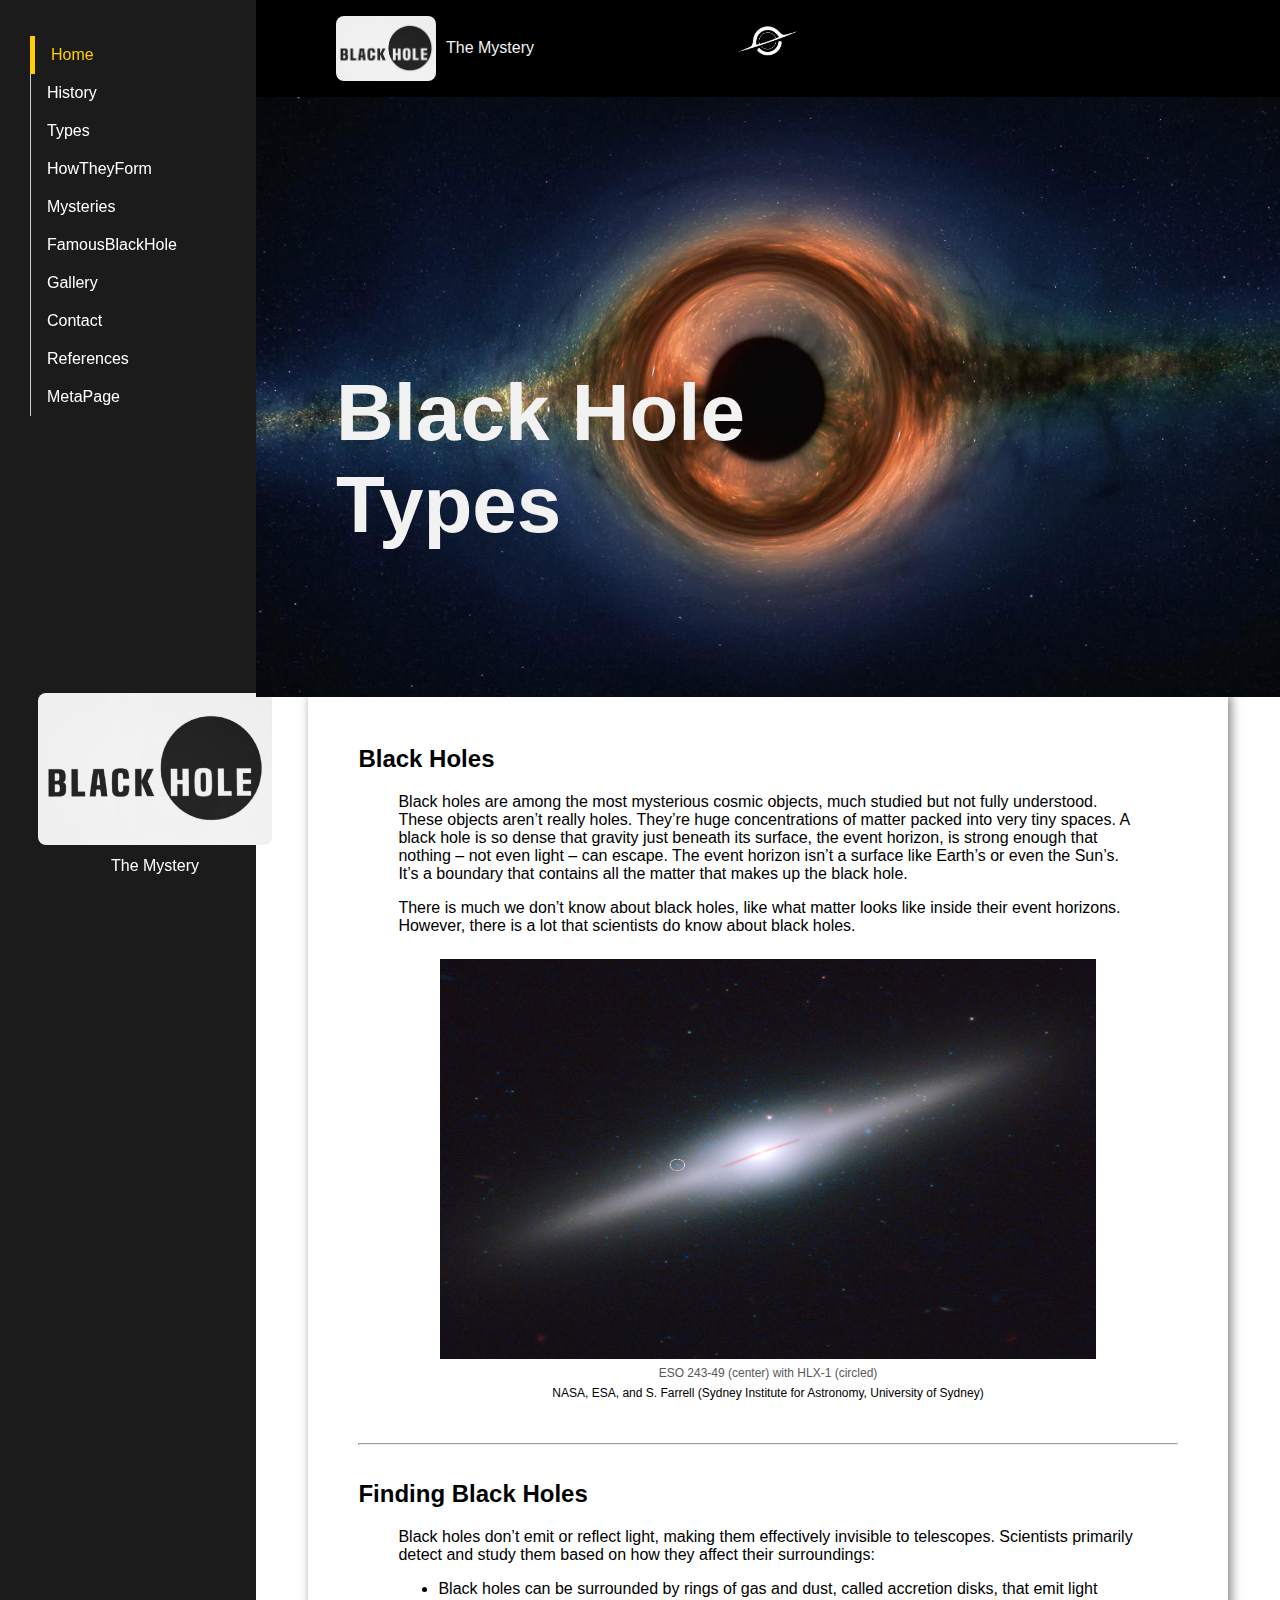
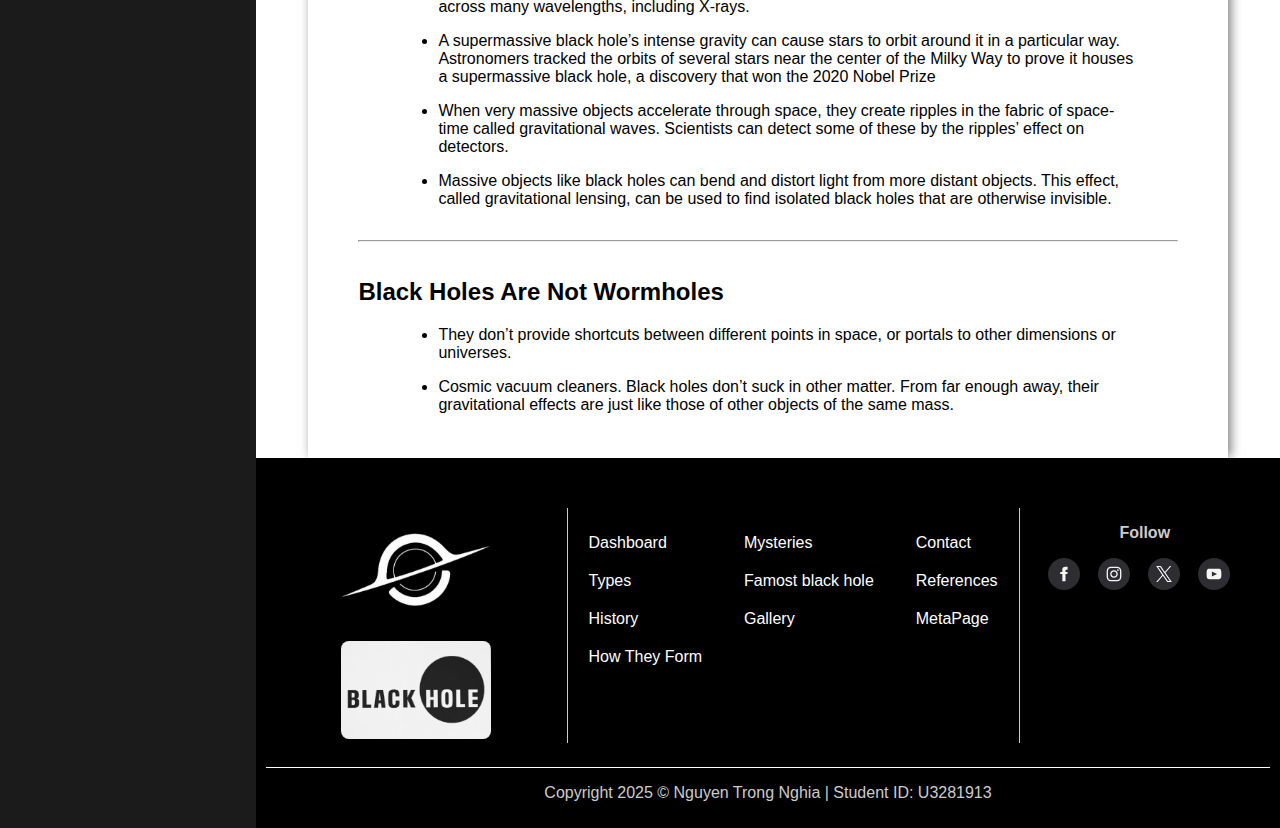
<file: index.html>
<!DOCTYPE html>
<html lang="en">

<head>
    <meta charset="UTF-8">
    <meta name="viewport" content="width=device-width, initial-scale=1.0">
    <title>Black Hole - Dashboard</title>
    <link rel="stylesheet" href="./css/main.css">
</head>
<style>
    body {
        display: flex;
    }

    nav {
        width: unset;
        height: 100vh;
        display: flex;
        flex-direction: column;
        justify-content: space-between;
        height: 95vh;
    }

    .nav-container {
        width: 20%;
        background-color: #1b1b1b;
    }

    .nav-logo {
        width: 250px;
    }

    .nav-logo_details {
        margin: auto 8px;
        color: #fff;
        text-align: center;
    }

    .nav-logo_details img {
        width: 100%;
        border-radius: 8px;
        margin: 8px auto;
    }

    nav ul li a {
        text-decoration: none;
        color: #fff;
        display: block;
    }

    .body-container {
        width: 80%;
    }

    .container,
    .footer-container,
    .header-container,
    .header-title_details {
        width: unset;
        margin: unset;
    }
</style>

<body id="body-container">
    <div class="nav-container">
        <nav>
            <ul>
                <li class="active-link"><a href="#">Home</a></li>
                <li><a href="./History.html">History</a></li>
                <li><a href="./Types.html">Types</a></li>
                <li><a href="#HowTheyForm.html">HowTheyForm</a></li>
                <li><a href="#Mysteries.html">Mysteries</a></li>
                <li><a href="#FamousBlackHole.html">FamousBlackHole</a></li>
                <li><a href="#Gallery.html">Gallery</a></li>
                <li><a href="#Contact.html">Contact</a></li>
                <li><a href="/References.html">References</a></li>
                <li><a href="#MetaPage.html">MetaPage</a></li>
            </ul>
            <div class="nav-logo">
                <div class="nav-logo_details">
                    <img src="./images/common/slogan.png" alt="black hole slogan" width="100%">
                    <span style="text-align: center;">The Mystery</span>
                </div>
            </div>
        </nav>
    </div>
    <div class="body-container">
        <header>
            <!-- <h1>Dashboard</h1> -->
            <div class="header-container">
                <div class="header-slogan">
                    <img src="./images/common/slogan.png" alt="black hole slogan">
                    <span style="text-align: center;">The Mystery</span>
                </div>
                <div class="header-logo">
                    <img src="./images/common/logo.jpg" alt="black hole logo">
                </div>
                <div class="header-blank"></div>
            </div>
            <div class="header-banner">
                <img src="./images/common/types-of-black-holes-bg.jpg" alt="black hole banner" height="100%" width="100%">
                <div class="header-title-container">
                    <div class="header-title_details">
                        <div class="header-title">
                            <div class="header-title_h1">
                                <h1>Black Hole Types</h1>
                            </div>
                            <div class="header-title_blank">

                            </div>
                        </div>
                    </div>
                </div>
            </div>
        </header>
        <div class="container">
            <main>
                <section id="destination">
                    <h2>Black Holes</h2>
                    <blockquote cite="https://science.nasa.gov/universe/black-holes/">
                        <p>Black holes are among the most mysterious cosmic objects, much studied but not fully
                            understood.
                            These objects aren’t really holes. They’re huge concentrations of matter packed into very
                            tiny
                            spaces. A black hole is so dense that gravity just beneath its surface, the event horizon,
                            is
                            strong enough that nothing – not even light – can escape. The event horizon isn’t a surface
                            like
                            Earth’s or even the Sun’s. It’s a boundary that contains all the matter that makes up the
                            black
                            hole.</p>
                        <p>There is much we don’t know about black holes, like what matter looks like inside their event
                            horizons. However, there is a lot that scientists do know about black holes.</p>
                    </blockquote>

                    <div class="image-blackhole">
                        <img src="./images/black-holes/hlx-1_blackhole.jpg" alt="Sagittarius A* blackhole">
                        <div class="image-credits">
                            <div class="image-credits_description">
                                ESO 243-49 (center) with HLX-1 (circled)
                            </div>
                            <div class="image-credits_source">
                                NASA, ESA, and S. Farrell (Sydney Institute for Astronomy, University of Sydney)
                            </div>
                        </div>
                    </div>
                </section>
                <hr>
                <section id="finding">
                    <h2>Finding Black Holes</h2>
                    <blockquote cite="https://science.nasa.gov/universe/black-holes/">
                        <p>Black holes don’t emit or reflect light, making them effectively invisible to telescopes.
                            Scientists primarily detect and study them based on how they affect their surroundings:</p>
                        <ul>
                            <li>Black holes can be surrounded by rings of gas and dust, called accretion disks, that
                                emit
                                light across many wavelengths, including X-rays.</li>
                            <li>A supermassive black hole’s intense gravity can cause stars to orbit around it in a
                                particular way. Astronomers tracked the orbits of several stars near the center of the
                                Milky
                                Way to prove it houses a supermassive black hole, a discovery that won the 2020 Nobel
                                Prize
                            </li>
                            <li>When very massive objects accelerate through space, they create ripples in the fabric of
                                space-time called gravitational waves. Scientists can detect some of these by the
                                ripples’
                                effect on detectors.</li>
                            <li>Massive objects like black holes can bend and distort light from more distant objects.
                                This
                                effect, called gravitational lensing, can be used to find isolated black holes that are
                                otherwise invisible.</li>
                        </ul>
                    </blockquote>
                </section>
                <hr>
                <section id="wormhole-confirmation">
                    <h2>Black Holes Are Not Wormholes</h2>
                    <blockquote cite="https://science.nasa.gov/universe/black-holes/">
                        <ul>
                            <li>They don’t provide shortcuts between different points in space, or portals to other
                                dimensions or universes.</li>
                            <li>Cosmic vacuum cleaners. Black holes don’t suck in other matter. From far enough away,
                                their
                                gravitational effects are just like those of other objects of the same mass.
                            </li>
                        </ul>
                    </blockquote>
                </section>
            </main>
        </div>
        <footer>
            <div class="footer-container">
                <div class="footer-details">
                    <div class="footer-slogan">
                        <div class="footer-slogan_container">
                            <img class="logo" src="./images/common/logo.jpg" alt="black hole logo">
                            <img class="slogan" src="./images/common/slogan.png" alt="black hole slogan">
                        </div>
                    </div>
                    <div class="footer-navigate">
                        <ul>
                            <li><a href="./index.html">Dashboard</a></li>
                            <li><a href="./Types.html">Types</a></li>
                            <li><a href="./History">History</a></li>
                            <li><a href="./HowTheyForm">How They Form</a></li>
                        </ul>
                        <ul>
                            <li><a href="./Mysteries">Mysteries</a></li>
                            <li><a href="./FamousBlackHole">Famost black hole</a></li>
                            <li><a href="./Gallery">Gallery</a></li>
                        </ul>
                        <ul>
                            <li><a href="./Contact">Contact</a></li>
                            <li><a href="/References">References</a></li>
                            <li><a href="./MetaPage">MetaPage</a></li>
                        </ul>
                    </div>
                    <div class="footer-contact">
                        <h3 style="font-size: 16px;">Follow</h3>
                        <ul class="footer-contact_icon">
                            <li>
                                <a href="#" title="Facebook">
                                    <svg alt="Facebook" width="9" height="18" viewBox="0 0 9 18" fill="none"
                                        xmlns="https://www.w3.org/2000/svg">
                                        <path
                                            d="M8.55557 4.25966H6.95557C6.31794 4.25966 6.1852 4.52158 6.1852 5.18173V6.63003H8.55557L8.30787 9.0004H6.1852V17.2967H2.62965V9.0004H0.259277V6.63003H2.62965V3.89462C2.62965 1.79803 3.73306 0.704102 6.21957 0.704102H8.55557V4.25966Z"
                                            fill="#F7F5F4"></path>
                                    </svg></a>
                            </li>
                            <li>
                                <a href="#" title="Instagram">
                                    <svg alt="Instagram" width="18" height="18" viewBox="0 0 18 18" fill="none"
                                        xmlns="https://www.w3.org/2000/svg">
                                        <path fill-rule="evenodd" clip-rule="evenodd"
                                            d="M4.74015 9.0004C4.74015 11.3542 6.64829 13.2611 9.00089 13.2611C11.3535 13.2611 13.2616 11.353 13.2616 9.0004C13.2616 6.6478 11.3535 4.74084 9.00089 4.74084C6.64829 4.74084 4.74015 6.6478 4.74015 9.0004ZM11.7625 9.00037C11.7625 10.5281 10.524 11.7654 8.9975 11.7654C7.47098 11.7654 6.23247 10.5281 6.23247 9.00037C6.23247 7.47267 7.47098 6.23533 8.9975 6.23533C10.524 6.23533 11.7625 7.47267 11.7625 9.00037Z"
                                            fill="#F7F5F4"></path>
                                        <path
                                            d="M12.4344 4.57255C12.4344 5.12247 12.88 5.5681 13.4299 5.5681C13.9798 5.5681 14.4255 5.12129 14.4255 4.57255C14.4255 4.02262 13.9798 3.57699 13.4299 3.57699C12.88 3.57699 12.4344 4.02262 12.4344 4.57255Z"
                                            fill="#F7F5F4"></path>
                                        <path fill-rule="evenodd" clip-rule="evenodd"
                                            d="M12.4225 17.2469C15.4317 17.1083 17.1111 15.4371 17.2474 12.4208C17.2877 11.5367 17.2972 11.2534 17.2972 9.0004C17.2972 6.74736 17.2877 6.46529 17.2474 5.57995C17.1123 2.57077 15.4388 0.893731 12.4225 0.755065C11.5372 0.713583 11.2539 0.704102 9.00089 0.704102C6.74785 0.704102 6.46578 0.713583 5.58044 0.755065C2.56652 0.892546 0.893034 2.56484 0.754367 5.57995C0.714071 6.46529 0.70459 6.74736 0.70459 9.0004C0.70459 11.2534 0.714071 11.5367 0.754367 12.4208C0.893034 15.4348 2.56533 17.1083 5.58044 17.2469C6.46578 17.2872 6.74785 17.2967 9.00089 17.2967C11.2539 17.2967 11.5372 17.2872 12.4225 17.2469ZM9.00089 2.19981C11.216 2.19981 11.4791 2.20692 12.3538 2.24721C14.6021 2.35032 15.651 3.41699 15.7553 5.64869C15.7944 6.52336 15.8027 6.78529 15.8027 9.0004C15.8027 11.2155 15.7944 11.4786 15.7553 12.3533C15.651 14.5838 14.6044 15.6528 12.3538 15.7548C11.4791 15.7951 11.2172 15.8034 9.00089 15.8034C6.78577 15.8034 6.52266 15.7939 5.64918 15.7548C3.39378 15.6517 2.35081 14.5803 2.2477 12.3533C2.20859 11.4774 2.19911 11.2155 2.19911 9.0004C2.19911 6.78529 2.20859 6.52336 2.2477 5.64869C2.35081 3.41581 3.39852 2.35032 5.64918 2.24721C6.52385 2.2081 6.78577 2.19981 9.00089 2.19981Z"
                                            fill="#F7F5F4"></path>
                                    </svg></a>
                            </li>
                            <li>
                                <a href="#" title="X">
                                    <svg alt="X" width="1200" height="1227" viewBox="0 0 1200 1227" fill="none"
                                        xmlns="http://www.w3.org/2000/svg">
                                        <path
                                            d="M714.163 519.284L1160.89 0H1055.03L667.137 450.887L357.328 0H0L468.492 681.821L0 1226.37H105.866L515.491 750.218L842.672 1226.37H1200L714.137 519.284H714.163ZM569.165 687.828L521.697 619.934L144.011 79.6944H306.615L611.412 515.685L658.88 583.579L1055.08 1150.3H892.476L569.165 687.854V687.828Z"
                                            fill="white"></path>
                                    </svg></a>
                            </li>
                            <li>
                                <a href="#" title="YouTube">
                                    <svg alt="YouTube" width="18" height="12" viewBox="0 0 18 12" fill="none"
                                        xmlns="https://www.w3.org/2000/svg">
                                        <path fill-rule="evenodd" clip-rule="evenodd"
                                            d="M3.73629 11.7981C6.224 11.9687 11.773 11.9687 14.2643 11.7981C16.9594 11.6132 17.2759 10.3012 17.2972 6.00015C17.2759 1.7074 16.963 0.387108 14.2643 0.202219C11.7742 0.0315521 6.224 0.0315521 3.73629 0.202219C1.04237 0.387108 0.724738 1.69911 0.70459 6.00015C0.724738 10.2929 1.03881 11.6132 3.73629 11.7981ZM6.6283 3.22455L12.4559 5.99552L6.6283 8.77596V3.22455Z"
                                            fill="#F7F5F4"></path>
                                    </svg></a>
                            </li>
                        </ul>
                    </div>
                </div>
                <div class="footer-copywright">
                    <p>Copyright 2025 &copy; Nguyen Trong Nghia | Student ID: U3281913</p>
                </div>
            </div>

        </footer>
    </div>
</body>

</html>
</file>
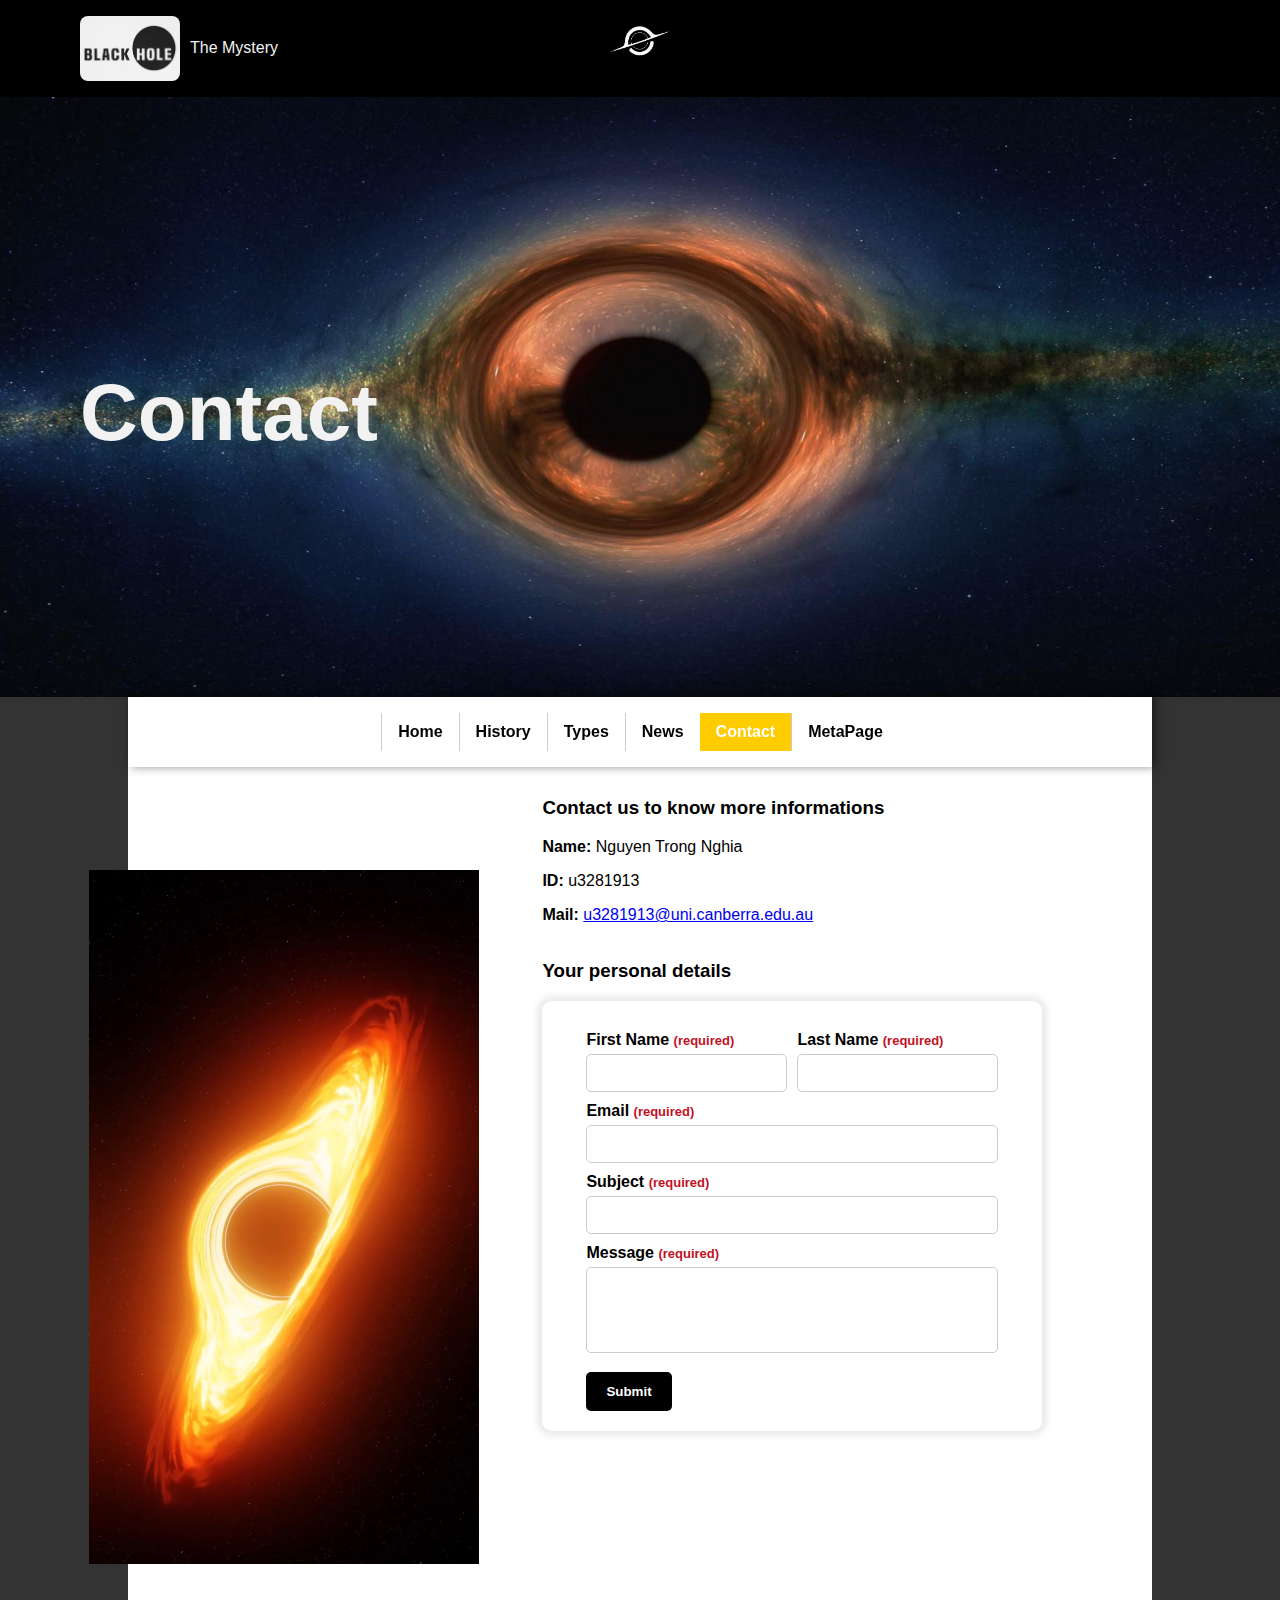
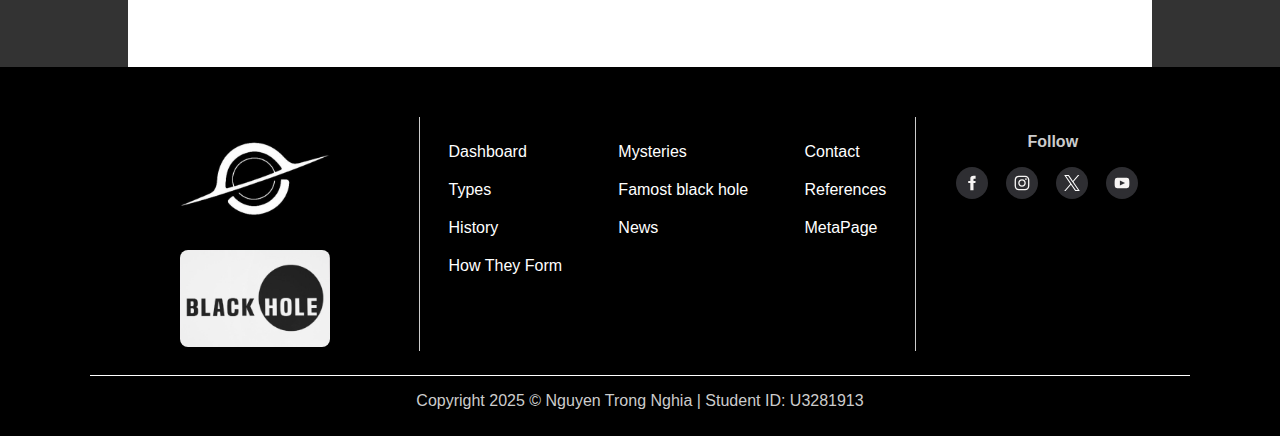
<file: Contact.html>
<!DOCTYPE html>
<html lang="en">

<head>
    <meta charset="UTF-8">
    <meta name="viewport" content="width=device-width, initial-scale=1.0">
    <title>Black Hole - Contact</title>
    <link rel="stylesheet" href="./css/main.css">
    <link rel="stylesheet" href="./css/ref.css">
    <style>
        main {
            padding: unset;
        }

        .contact-container {
            display: flex;
        }

        .contact-form {
            width: 60%;
            padding: 12px 24px;
        }

        .contact-details {
            margin-bottom: 36px;
        }

        .contact-bg {
            width: 40%;
            height: 100vh;
        }

        form {
            box-sizing: border-box;
            max-width: 500px;
            background: #fff;
            padding: 20px;
            border-radius: 10px;
            box-shadow: 0 0 8px 4px rgba(0, 0, 0, 0.1);
        }

        label {
            display: block;
            margin-top: 10px;
            font-weight: bold;
        }

        input,
        textarea {
            box-sizing: border-box;
            width: 100%;
            padding: 10px;
            margin-top: 5px;
            border: 1px solid #ccc;
            border-radius: 5px;
            font-size: 14px;
            resize: none;
        }

        .input-form {
            padding: 0 24px;
        }

        .name-group {
            display: flex;
            justify-content: space-between;
            gap: 10px;
        }

        .name-group input {
            flex: 1;
        }

        button {
            background-color: black;
            color: white;
            border: none;
            padding: 12px 20px;
            margin-top: 15px;
            border-radius: 5px;
            cursor: pointer;
            font-weight: bold;
            transition: 0.2s;
        }

        button:hover {
            background-color: #444;
        }

        .require-input {
            font-size: 13px;
            color: #c1121f;
        }
    </style>
</head>

<body>
    <header>
        <!-- <h1>Dashboard</h1> -->
        <div class="header-container">
            <div class="header-slogan">
                <img src="./images/common/slogan.png" alt="black hole slogan">
                <span style="text-align: center;">The Mystery</span>
            </div>
            <div class="header-logo">
                <img src="./images/common/logo.jpg" alt="black hole logo">
            </div>
            <div class="header-blank"></div>
        </div>
        <div class="header-banner">
            <img src="./images/common/types-of-black-holes-bg.jpg" alt="black hole banner">
            <div class="header-title-container">
                <div class="header-title_details">
                    <div class="header-title">
                        <div class="header-title_h1">
                            <h1>Contact</h1>
                        </div>
                        <div class="header-title_blank">

                        </div>
                    </div>
                </div>
            </div>
        </div>
    </header>
    <div class="container">
        <nav>
            <ul class="menu">
                <li><a href="./Main.html">Home</a></li>
                <li><a href="./History.html">History</a></li>
                <li><a href="./Types.html">Types</a></li>
                <li><a href="./News.html">News</a></li>
                <li class="active-link"><a href="./Contact.html">Contact</a></li>
                <li><a href="./MetaPage.html">MetaPage</a></li>
                <!-- <li><a href="./References.html">References</a></li> -->
            </ul>
        </nav>
        <main>
            <div class="contact-container">
                <div class="contact-bg">
                    <video autoplay loop muted style="width: 100%; height: 100%; position: relative; left: -39px;">
                        <source src="./images/common/blackhole-contact-bg.mp4" type="video/mp4">
                    </video>
                </div>
                <div class="contact-form">
                    <div class="contact-details">
                        <h3>Contact us to know more informations</h3>
                        <p><strong>Name:</strong> Nguyen Trong Nghia</p>
                        <p><strong>ID:</strong> u3281913</p>
                        <p><strong>Mail:</strong>
                            <a href="mailto:u3281913@uni.canberra.edu.au">u3281913@uni.canberra.edu.au</a>
                        </p>
                    </div>

                    <h3>Your personal details</h3>
                    <form id="contactForm">
                        <div class="input-form">
                            <div class="name-group">
                                <div>
                                    <label for="firstName">First Name <span
                                            class="require-input">(required)</span></label>
                                    <input type="text" id="firstName" required>
                                </div>
                                <div>
                                    <label for="lastName">Last Name <span
                                            class="require-input">(required)</span></label>
                                    <input type="text" id="lastName" required>
                                </div>
                            </div>
                        </div>
                        <div class="input-form">
                            <label for="email">Email <span class="require-input">(required)</span></label>
                            <input type="email" id="email" required>
                        </div>
                        <div class="input-form">
                            <label for="subject">Subject <span class="require-input">(required)</span></label>
                            <input type="text" id="subject" required>
                        </div>
                        <div class="input-form">
                            <label for="message">Message <span class="require-input">(required)</span></label>
                            <textarea id="message" rows="4" required></textarea>
                        </div>
                        <div class="input-form">
                            <button type="submit">Submit</button>
                        </div>
                    </form>
                </div>
            </div>
        </main>
    </div>
    <footer>
        <div class="footer-container">
            <div class="footer-details">
                <div class="footer-slogan">
                    <div class="footer-slogan_container">
                        <img class="logo" src="./images/common/logo.jpg" alt="black hole logo">
                        <img class="slogan" src="./images/common/slogan.png" alt="black hole slogan">
                    </div>
                </div>
                <div class="footer-navigate">
                    <ul>
                        <li><a href="./Main.html">Dashboard</a></li>
                        <li><a href="./Types.html">Types</a></li>
                        <li><a href="./History.html">History</a></li>
                        <li><a href="./HowTheyForm.html">How They Form</a></li>
                    </ul>
                    <ul>
                        <li><a href="./Mysteries.html">Mysteries</a></li>
                        <li><a href="./FamousBlackHole.html">Famost black hole</a></li>
                        <li><a href="./News.html">News</a></li>
                    </ul>
                    <ul>
                        <li><a href="./Contact.html">Contact</a></li>
                        <li><a href="./References.html">References</a></li>
                        <li><a href="./MetaPage.html">MetaPage</a></li>
                    </ul>
                </div>
                <div class="footer-contact">
                    <h3 style="font-size: 16px;">Follow</h3>
                    <ul class="footer-contact_icon">
                        <li>
                            <a href="#" title="Facebook">
                                <svg width="9" height="18" viewBox="0 0 9 18" fill="none">
                                    <path
                                        d="M8.55557 4.25966H6.95557C6.31794 4.25966 6.1852 4.52158 6.1852 5.18173V6.63003H8.55557L8.30787 9.0004H6.1852V17.2967H2.62965V9.0004H0.259277V6.63003H2.62965V3.89462C2.62965 1.79803 3.73306 0.704102 6.21957 0.704102H8.55557V4.25966Z"
                                        fill="#F7F5F4"></path>
                                </svg></a>
                        </li>
                        <li>
                            <a href="#" title="Instagram">
                                <svg width="18" height="18" viewBox="0 0 18 18" fill="none">
                                    <path fill-rule="evenodd" clip-rule="evenodd"
                                        d="M4.74015 9.0004C4.74015 11.3542 6.64829 13.2611 9.00089 13.2611C11.3535 13.2611 13.2616 11.353 13.2616 9.0004C13.2616 6.6478 11.3535 4.74084 9.00089 4.74084C6.64829 4.74084 4.74015 6.6478 4.74015 9.0004ZM11.7625 9.00037C11.7625 10.5281 10.524 11.7654 8.9975 11.7654C7.47098 11.7654 6.23247 10.5281 6.23247 9.00037C6.23247 7.47267 7.47098 6.23533 8.9975 6.23533C10.524 6.23533 11.7625 7.47267 11.7625 9.00037Z"
                                        fill="#F7F5F4"></path>
                                    <path
                                        d="M12.4344 4.57255C12.4344 5.12247 12.88 5.5681 13.4299 5.5681C13.9798 5.5681 14.4255 5.12129 14.4255 4.57255C14.4255 4.02262 13.9798 3.57699 13.4299 3.57699C12.88 3.57699 12.4344 4.02262 12.4344 4.57255Z"
                                        fill="#F7F5F4"></path>
                                    <path fill-rule="evenodd" clip-rule="evenodd"
                                        d="M12.4225 17.2469C15.4317 17.1083 17.1111 15.4371 17.2474 12.4208C17.2877 11.5367 17.2972 11.2534 17.2972 9.0004C17.2972 6.74736 17.2877 6.46529 17.2474 5.57995C17.1123 2.57077 15.4388 0.893731 12.4225 0.755065C11.5372 0.713583 11.2539 0.704102 9.00089 0.704102C6.74785 0.704102 6.46578 0.713583 5.58044 0.755065C2.56652 0.892546 0.893034 2.56484 0.754367 5.57995C0.714071 6.46529 0.70459 6.74736 0.70459 9.0004C0.70459 11.2534 0.714071 11.5367 0.754367 12.4208C0.893034 15.4348 2.56533 17.1083 5.58044 17.2469C6.46578 17.2872 6.74785 17.2967 9.00089 17.2967C11.2539 17.2967 11.5372 17.2872 12.4225 17.2469ZM9.00089 2.19981C11.216 2.19981 11.4791 2.20692 12.3538 2.24721C14.6021 2.35032 15.651 3.41699 15.7553 5.64869C15.7944 6.52336 15.8027 6.78529 15.8027 9.0004C15.8027 11.2155 15.7944 11.4786 15.7553 12.3533C15.651 14.5838 14.6044 15.6528 12.3538 15.7548C11.4791 15.7951 11.2172 15.8034 9.00089 15.8034C6.78577 15.8034 6.52266 15.7939 5.64918 15.7548C3.39378 15.6517 2.35081 14.5803 2.2477 12.3533C2.20859 11.4774 2.19911 11.2155 2.19911 9.0004C2.19911 6.78529 2.20859 6.52336 2.2477 5.64869C2.35081 3.41581 3.39852 2.35032 5.64918 2.24721C6.52385 2.2081 6.78577 2.19981 9.00089 2.19981Z"
                                        fill="#F7F5F4"></path>
                                </svg></a>
                        </li>
                        <li>
                            <a href="#" title="X">
                                <svg width="1200" height="1227" viewBox="0 0 1200 1227" fill="none">
                                    <path
                                        d="M714.163 519.284L1160.89 0H1055.03L667.137 450.887L357.328 0H0L468.492 681.821L0 1226.37H105.866L515.491 750.218L842.672 1226.37H1200L714.137 519.284H714.163ZM569.165 687.828L521.697 619.934L144.011 79.6944H306.615L611.412 515.685L658.88 583.579L1055.08 1150.3H892.476L569.165 687.854V687.828Z"
                                        fill="white"></path>
                                </svg></a>
                        </li>
                        <li>
                            <a href="#" title="YouTube">
                                <svg width="18" height="12" viewBox="0 0 18 12" fill="none">
                                    <path fill-rule="evenodd" clip-rule="evenodd"
                                        d="M3.73629 11.7981C6.224 11.9687 11.773 11.9687 14.2643 11.7981C16.9594 11.6132 17.2759 10.3012 17.2972 6.00015C17.2759 1.7074 16.963 0.387108 14.2643 0.202219C11.7742 0.0315521 6.224 0.0315521 3.73629 0.202219C1.04237 0.387108 0.724738 1.69911 0.70459 6.00015C0.724738 10.2929 1.03881 11.6132 3.73629 11.7981ZM6.6283 3.22455L12.4559 5.99552L6.6283 8.77596V3.22455Z"
                                        fill="#F7F5F4"></path>
                                </svg></a>
                        </li>
                    </ul>
                </div>
            </div>
            <div class="footer-copywright">
                <p>Copyright 2025 &copy; Nguyen Trong Nghia | Student ID: U3281913</p>
            </div>
        </div>
    </footer>


    <script>
        document.getElementById("contactForm").addEventListener("submit", function (e) {
            e.preventDefault(); // stop page reload

            // get input values
            const firstName = document.getElementById("firstName").value;
            const lastName = document.getElementById("lastName").value;
            const email = document.getElementById("email").value;
            const subject = document.getElementById("subject").value;
            const message = document.getElementById("message").value;

            // show alert
            alert(
                "Form Submitted!\n\n" +
                "Name: " + firstName + " " + lastName + "\n" +
                "Email: " + email + "\n" +
                "Subject: " + subject + "\n" +
                "Message: " + message
            );
        });
    </script>
</body>

</html>
</file>
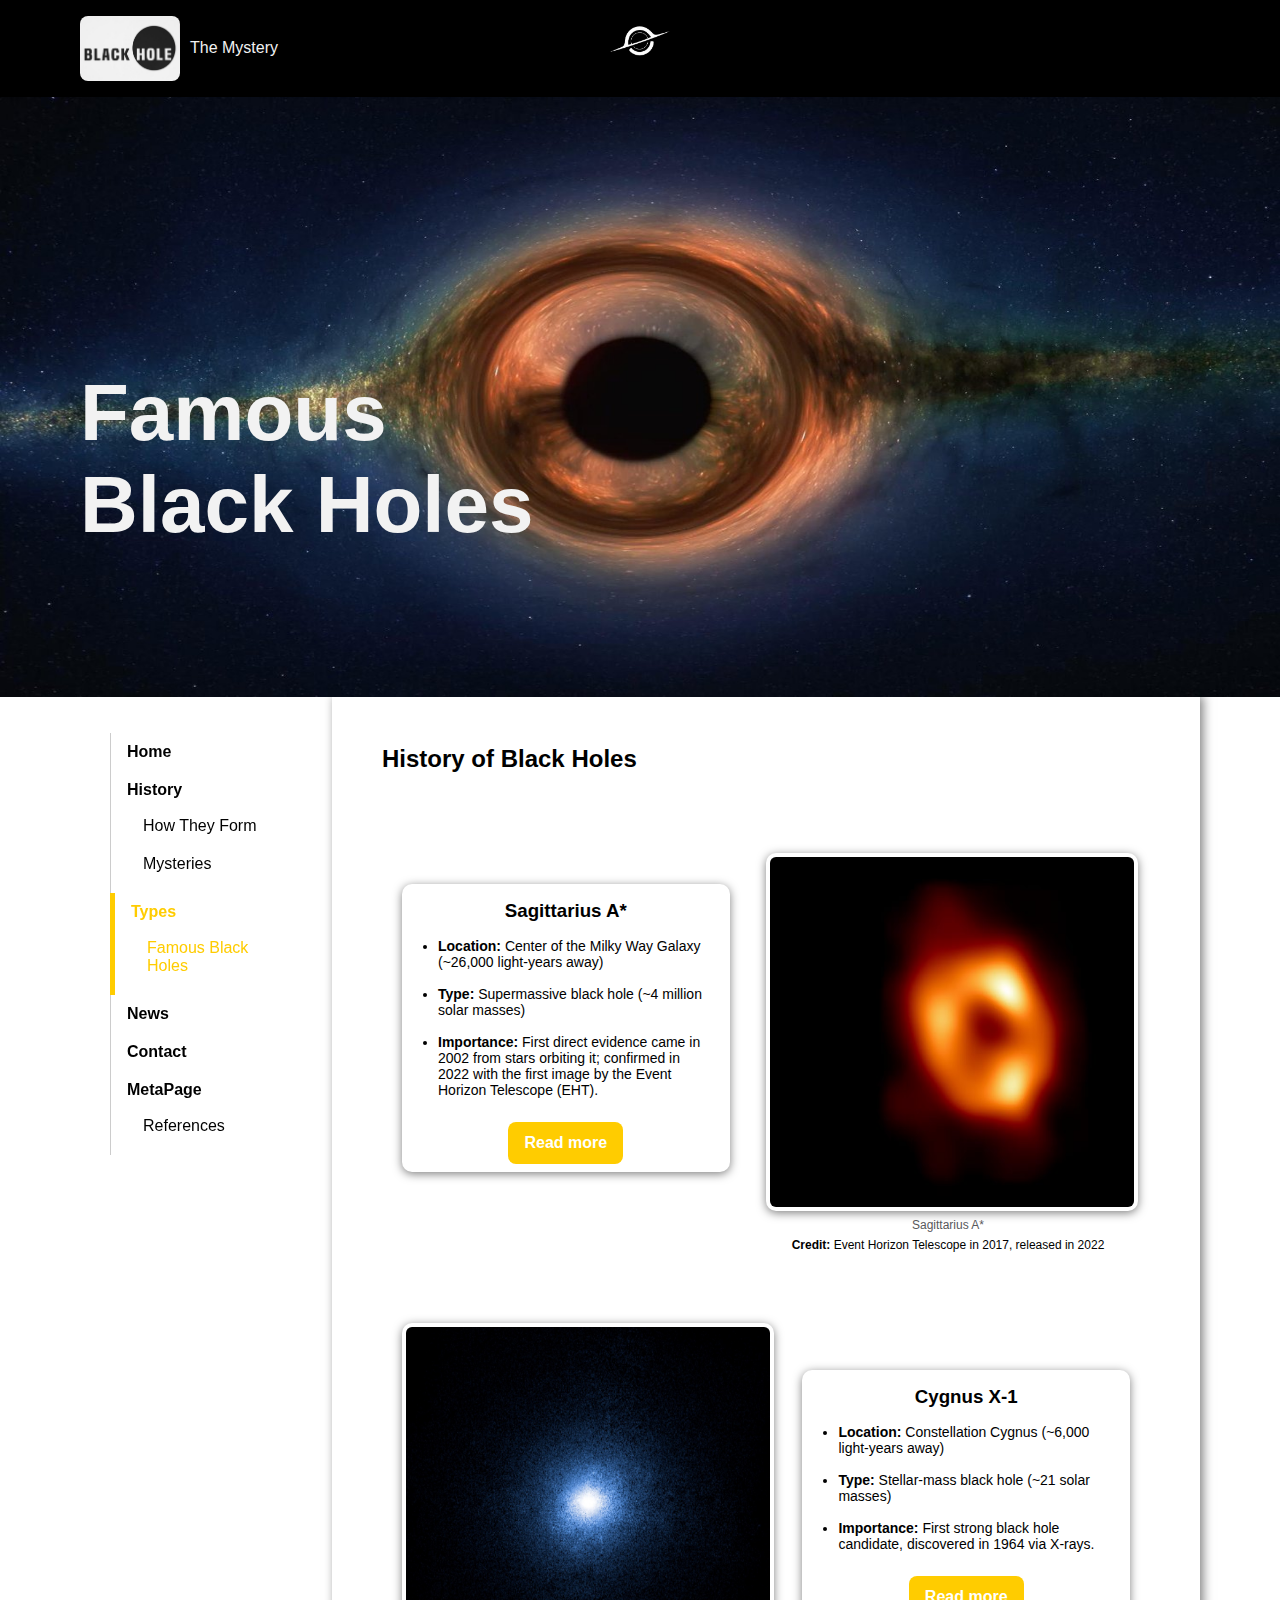
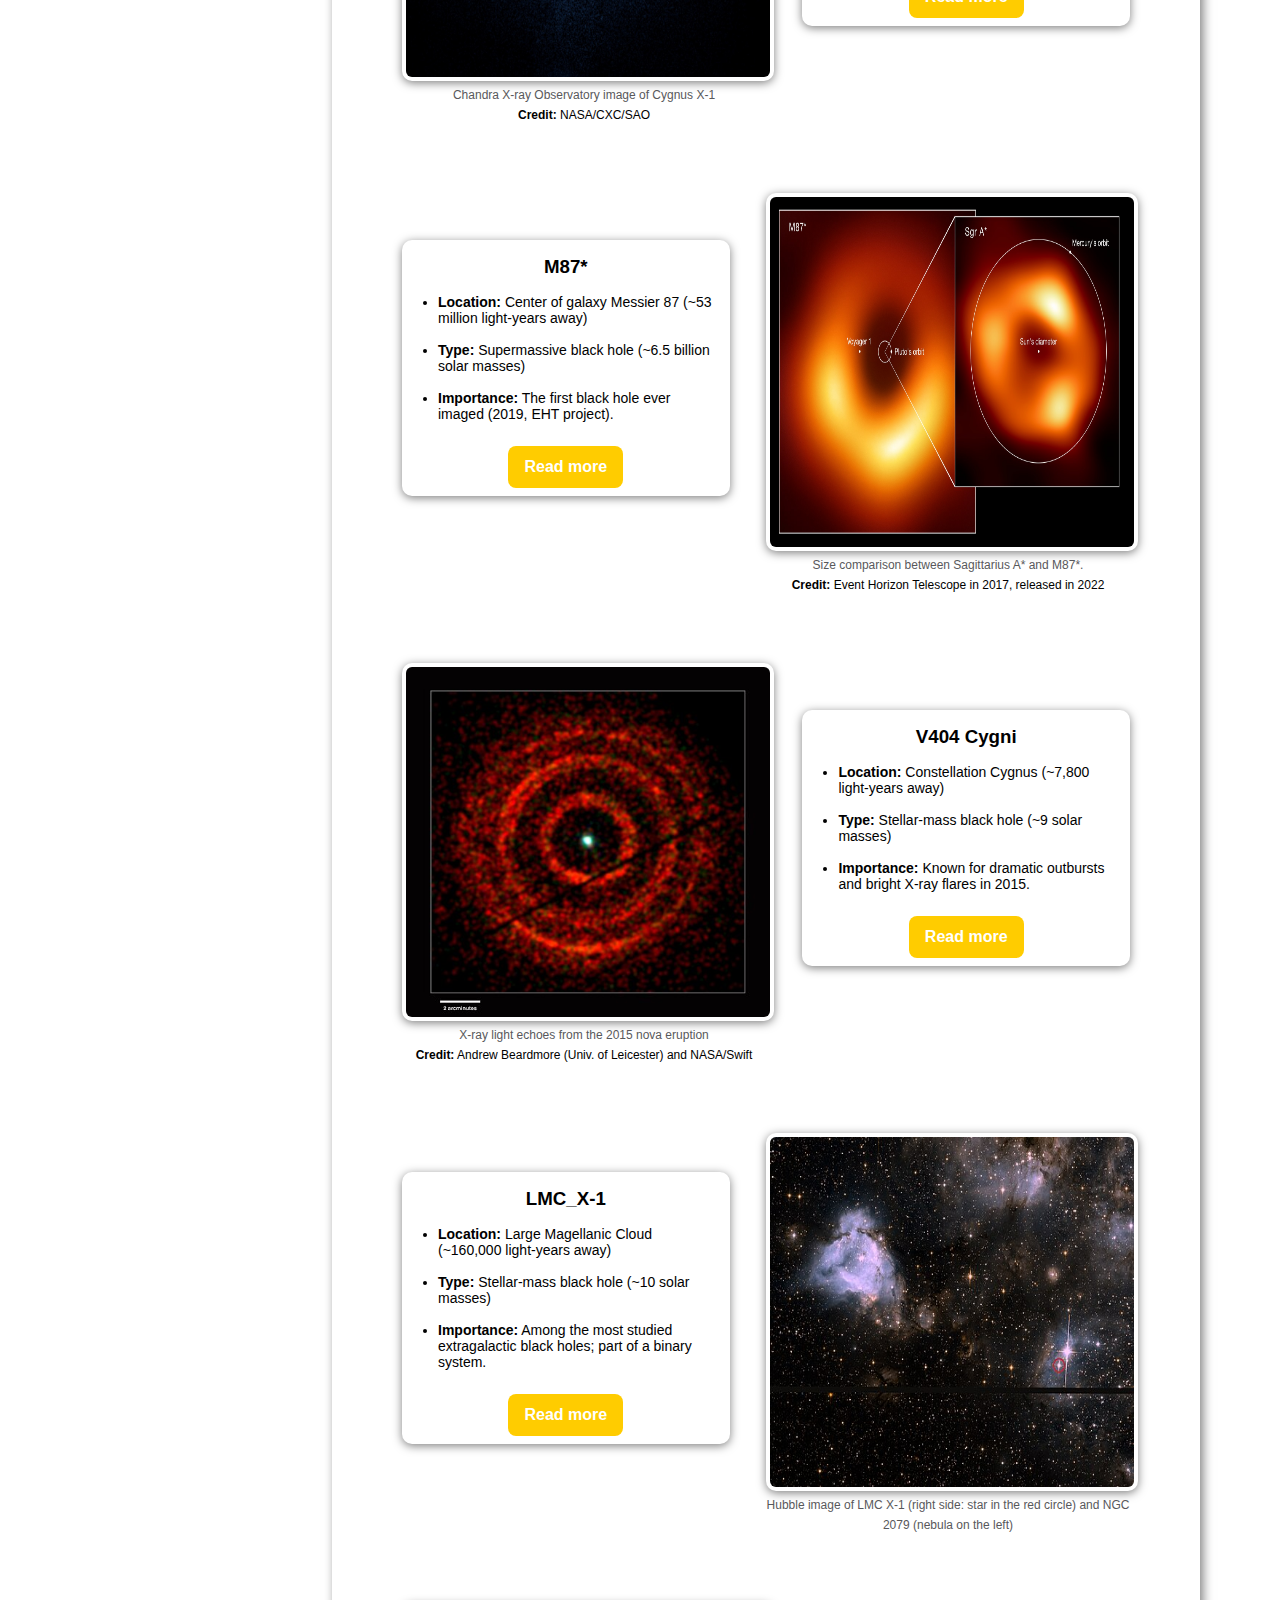
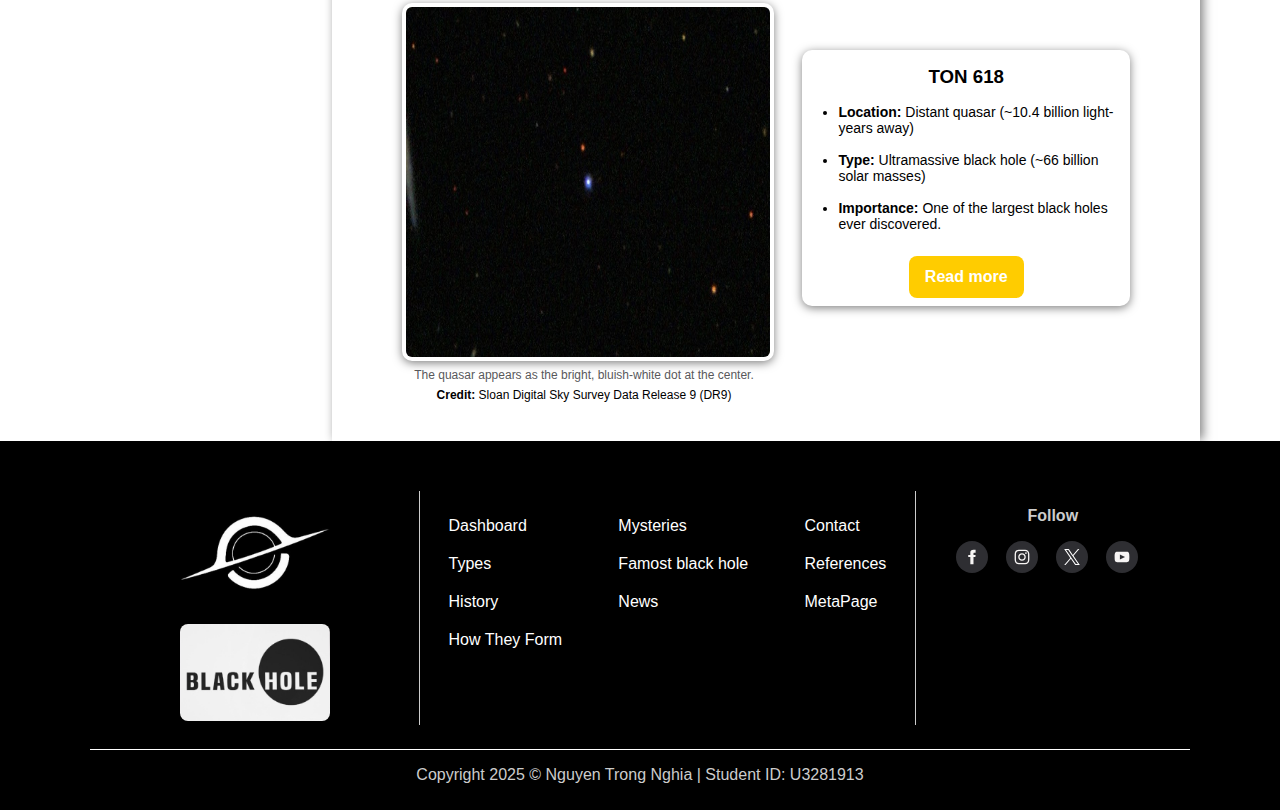
<file: FamousBlackHole.html>
<!DOCTYPE html>
<html lang="en">

<head>
    <meta charset="UTF-8">
    <meta name="viewport" content="width=device-width, initial-scale=1.0">
    <title>Black Hole - Famous Black Hole</title>
    <link rel="stylesheet" href="./css/main.css">
</head>

<body>
    <header>
        <!-- <h1>Dashboard</h1> -->
        <div class="header-container">
            <div class="header-slogan">
                <img src="./images/common/slogan.png" alt="black hole slogan">
                <span style="text-align: center;">The Mystery</span>
            </div>
            <div class="header-logo">
                <img src="./images/common/logo.jpg" alt="black hole logo">
            </div>
            <div class="header-blank"></div>
        </div>
        <div class="header-banner">
            <img src="./images/common/types-of-black-holes-bg.jpg" alt="black hole banner">
            <div class="header-title-container">
                <div class="header-title_details">
                    <div class="header-title">
                        <div class="header-title_h1">
                            <h1>Famous Black Holes</h1>
                        </div>
                        <div class="header-title_blank">

                        </div>
                    </div>
                </div>
            </div>
        </div>
    </header>
    <div class="container">
        <nav>
            <ul class="menu">
                <li><a href="./Main.html">Home</a></li>
                <li>
                    <a href="./History.html">History</a>
                    <ul class="sub-menu">
                        <li class="sub-link"><a href="./HowTheyForm.html">How They Form</a></li>
                        <li class="sub-link"><a href="./Mysteries.html">Mysteries</a></li>
                    </ul>
                </li>
                <li class="active-link">
                    <a href="./Types.html">Types</a>
                    <ul class="sub-menu">
                        <li class="sub-link active-link"><a href="./FamousBlackHole.html">Famous Black Holes</a></li>
                    </ul>
                </li>
                <li><a href="./News.html">News</a></li>
                <li><a href="./Contact.html">Contact</a></li>

                <li>
                    <a href="./MetaPage.html">MetaPage</a>
                    <ul class="sub-menu">
                        <li class="sub-link"><a href="./References.html">References</a></li>
                    </ul>
                </li>
            </ul>
        </nav>
        <main>
            <section>
                <h2>History of Black Holes</h2>
                <div class="famous-container">
                    <div class="famous-item-container">
                        <div class="famous-item">
                            <div class="fi-information-container">
                                <div class="fi-information">
                                    <h3>Sagittarius A*</h3>
                                    <ul>
                                        <li><strong>Location:</strong> Center of the Milky Way Galaxy (~26,000
                                            light-years away)</li>
                                        <li><strong>Type:</strong> Supermassive black hole (~4 million solar masses)
                                        </li>
                                        <li><strong>Importance:</strong> First direct evidence came in 2002 from stars
                                            orbiting it; confirmed in 2022 with the first image by the Event Horizon
                                            Telescope (EHT).</li>
                                    </ul>
                                    <a href="https://en.wikipedia.org/wiki/Sagittarius_A*" class="external-link"
                                        target="_blank">Read more</a>
                                </div>
                            </div>
                            <div class="fi-image">
                                <img src="./images/black-holes/Sagittarius_A-1.png" alt="Sagittarius_A*">
                                <div class="image-credits">
                                    <div class="image-credits_description">
                                        Sagittarius A*
                                    </div>
                                    <div class="image-credits_source">
                                        <strong>Credit:</strong> Event Horizon Telescope in 2017, released in 2022
                                    </div>
                                </div>
                            </div>
                        </div>
                        <div class="famous-item">
                            <div class="fi-information-container">
                                <div class="fi-information">
                                    <h3>Cygnus X-1</h3>
                                    <ul>
                                        <li><strong>Location:</strong> Constellation Cygnus (~6,000 light-years away)
                                        </li>
                                        <li><strong>Type:</strong> Stellar-mass black hole (~21 solar masses)</li>
                                        <li><strong>Importance:</strong> First strong black hole candidate, discovered
                                            in 1964 via X-rays.</li>
                                    </ul>
                                    <a href="https://en.wikipedia.org/wiki/Cygnus_X-1" class="external-link"
                                        target="_blank">Read more</a>
                                </div>
                            </div>
                            <div class="fi-image">
                                <img src="./images/black-holes/cygx1_blackhole.jpg" alt="Cygnus X-1">
                                <div class="image-credits">
                                    <div class="image-credits_description">
                                        Chandra X-ray Observatory image of Cygnus X-1
                                    </div>
                                    <div class="image-credits_source">
                                        <strong>Credit:</strong> NASA/CXC/SAO
                                    </div>
                                </div>
                            </div>
                        </div>
                        <div class="famous-item">
                            <div class="fi-information-container">
                                <div class="fi-information">
                                    <h3>M87*</h3>
                                    <ul>
                                        <li><strong>Location:</strong> Center of galaxy Messier 87 (~53 million
                                            light-years away)</li>
                                        <li><strong>Type:</strong> Supermassive black hole (~6.5 billion solar masses)
                                        </li>
                                        <li><strong>Importance:</strong> The first black hole ever imaged (2019, EHT
                                            project).</li>
                                    </ul>
                                    <a href="https://en.wikipedia.org/wiki/Messier_87#Supermassive_black_hole_M87*"
                                        class="external-link" target="_blank">Read more</a>
                                </div>
                            </div>
                            <div class="fi-image">
                                <img src="./images/black-holes/M87.jpg" alt="black hole M87*">
                                <div class="image-credits">
                                    <div class="image-credits_description">
                                        Size comparison between Sagittarius A* and M87*.
                                    </div>
                                    <div class="image-credits_source">
                                        <strong>Credit:</strong> Event Horizon Telescope in 2017, released in 2022
                                    </div>
                                </div>
                            </div>
                        </div>
                        <div class="famous-item">
                            <div class="fi-information-container">
                                <div class="fi-information">
                                    <h3>V404 Cygni</h3>
                                    <ul>
                                        <li><strong>Location:</strong> Constellation Cygnus (~7,800 light-years away)
                                        </li>
                                        <li><strong>Type:</strong> Stellar-mass black hole (~9 solar masses)</li>
                                        <li><strong>Importance:</strong> Known for dramatic outbursts and bright X-ray
                                            flares in 2015.</li>
                                    </ul>
                                    <a href="https://en.wikipedia.org/wiki/V404_Cygni" class="external-link"
                                        target="_blank">Read more</a>
                                </div>
                            </div>
                            <div class="fi-image">
                                <img src="./images/black-holes/V404Cyg_XRT_halo_fullsize.jpg" alt="V404 Cygni">
                                <div class="image-credits">
                                    <div class="image-credits_description">
                                        X-ray light echoes from the 2015 nova eruption
                                    </div>
                                    <div class="image-credits_source">
                                        <strong>Credit:</strong> Andrew Beardmore (Univ. of Leicester) and NASA/Swift
                                    </div>
                                </div>
                            </div>
                        </div>
                        <div class="famous-item">
                            <div class="fi-information-container">
                                <div class="fi-information">
                                    <h3>LMC_X-1</h3>
                                    <ul>
                                        <li><strong>Location:</strong> Large Magellanic Cloud (~160,000 light-years
                                            away)
                                        </li>
                                        <li><strong>Type:</strong> Stellar-mass black hole (~10 solar masses)</li>
                                        <li><strong>Importance:</strong> Among the most studied extragalactic black
                                            holes; part of a binary system.</li>
                                    </ul>
                                    <a href="https://en.wikipedia.org/wiki/LMC_X-1" class="external-link"
                                        target="_blank">Read more</a>
                                </div>
                            </div>
                            <div class="fi-image">
                                <img src="./images/black-holes/LMC-X-1.jpg" alt="LMC_X-1">
                                <div class="image-credits">
                                    <div class="image-credits_description">
                                        Hubble image of LMC X-1 (right side: star in the red circle) and NGC 2079
                                        (nebula on the left)
                                    </div>
                                    <div class="image-credits_source">
                                        <!-- <strong>Credit:</strong> Andrew Beardmore (Univ. of Leicester) and NASA/Swift -->
                                    </div>
                                </div>
                            </div>
                        </div>
                        <div class="famous-item">
                            <div class="fi-information-container">
                                <div class="fi-information">
                                    <h3>TON 618</h3>
                                    <ul>
                                        <li><strong>Location:</strong> Distant quasar (~10.4 billion light-years away)
                                        </li>
                                        <li><strong>Type:</strong> Ultramassive black hole (~66 billion solar masses)
                                        </li>
                                        <li><strong>Importance:</strong> One of the largest black holes ever discovered.
                                        </li>
                                    </ul>
                                    <a href="https://en.wikipedia.org/wiki/TON_618" class="external-link"
                                        target="_blank">Read more</a>
                                </div>
                            </div>
                            <div class="fi-image">
                                <img src="./images/black-holes/TON-618.jpg" alt="TON 618">
                                <div class="image-credits">
                                    <div class="image-credits_description">
                                        The quasar appears as the bright, bluish-white dot at the center.
                                    </div>
                                    <div class="image-credits_source">
                                        <strong>Credit:</strong> Sloan Digital Sky Survey Data Release 9 (DR9)
                                    </div>
                                </div>
                            </div>
                        </div>
                    </div>
                </div>
            </section>
        </main>
    </div>
    <footer>
        <div class="footer-container">
            <div class="footer-details">
                <div class="footer-slogan">
                    <div class="footer-slogan_container">
                        <img class="logo" src="./images/common/logo.jpg" alt="black hole logo">
                        <img class="slogan" src="./images/common/slogan.png" alt="black hole slogan">
                    </div>
                </div>
                <div class="footer-navigate">
                    <ul>
                        <li><a href="./Main.html">Dashboard</a></li>
                        <li><a href="./Types.html">Types</a></li>
                        <li><a href="./History.html">History</a></li>
                        <li><a href="./HowTheyForm.html">How They Form</a></li>
                    </ul>
                    <ul>
                        <li><a href="./Mysteries.html">Mysteries</a></li>
                        <li><a href="./FamousBlackHole.html">Famost black hole</a></li>
                        <li><a href="./News.html">News</a></li>
                    </ul>
                    <ul>
                        <li><a href="./Contact.html">Contact</a></li>
                        <li><a href="./References.html">References</a></li>
                        <li><a href="./MetaPage.html">MetaPage</a></li>
                    </ul>
                </div>
                <div class="footer-contact">
                    <h3 style="font-size: 16px;">Follow</h3>
                    <ul class="footer-contact_icon">
                        <li>
                            <a href="#" title="Facebook">
                                <svg width="9" height="18" viewBox="0 0 9 18" fill="none">
                                    <path
                                        d="M8.55557 4.25966H6.95557C6.31794 4.25966 6.1852 4.52158 6.1852 5.18173V6.63003H8.55557L8.30787 9.0004H6.1852V17.2967H2.62965V9.0004H0.259277V6.63003H2.62965V3.89462C2.62965 1.79803 3.73306 0.704102 6.21957 0.704102H8.55557V4.25966Z"
                                        fill="#F7F5F4"></path>
                                </svg></a>
                        </li>
                        <li>
                            <a href="#" title="Instagram">
                                <svg width="18" height="18" viewBox="0 0 18 18" fill="none">
                                    <path fill-rule="evenodd" clip-rule="evenodd"
                                        d="M4.74015 9.0004C4.74015 11.3542 6.64829 13.2611 9.00089 13.2611C11.3535 13.2611 13.2616 11.353 13.2616 9.0004C13.2616 6.6478 11.3535 4.74084 9.00089 4.74084C6.64829 4.74084 4.74015 6.6478 4.74015 9.0004ZM11.7625 9.00037C11.7625 10.5281 10.524 11.7654 8.9975 11.7654C7.47098 11.7654 6.23247 10.5281 6.23247 9.00037C6.23247 7.47267 7.47098 6.23533 8.9975 6.23533C10.524 6.23533 11.7625 7.47267 11.7625 9.00037Z"
                                        fill="#F7F5F4"></path>
                                    <path
                                        d="M12.4344 4.57255C12.4344 5.12247 12.88 5.5681 13.4299 5.5681C13.9798 5.5681 14.4255 5.12129 14.4255 4.57255C14.4255 4.02262 13.9798 3.57699 13.4299 3.57699C12.88 3.57699 12.4344 4.02262 12.4344 4.57255Z"
                                        fill="#F7F5F4"></path>
                                    <path fill-rule="evenodd" clip-rule="evenodd"
                                        d="M12.4225 17.2469C15.4317 17.1083 17.1111 15.4371 17.2474 12.4208C17.2877 11.5367 17.2972 11.2534 17.2972 9.0004C17.2972 6.74736 17.2877 6.46529 17.2474 5.57995C17.1123 2.57077 15.4388 0.893731 12.4225 0.755065C11.5372 0.713583 11.2539 0.704102 9.00089 0.704102C6.74785 0.704102 6.46578 0.713583 5.58044 0.755065C2.56652 0.892546 0.893034 2.56484 0.754367 5.57995C0.714071 6.46529 0.70459 6.74736 0.70459 9.0004C0.70459 11.2534 0.714071 11.5367 0.754367 12.4208C0.893034 15.4348 2.56533 17.1083 5.58044 17.2469C6.46578 17.2872 6.74785 17.2967 9.00089 17.2967C11.2539 17.2967 11.5372 17.2872 12.4225 17.2469ZM9.00089 2.19981C11.216 2.19981 11.4791 2.20692 12.3538 2.24721C14.6021 2.35032 15.651 3.41699 15.7553 5.64869C15.7944 6.52336 15.8027 6.78529 15.8027 9.0004C15.8027 11.2155 15.7944 11.4786 15.7553 12.3533C15.651 14.5838 14.6044 15.6528 12.3538 15.7548C11.4791 15.7951 11.2172 15.8034 9.00089 15.8034C6.78577 15.8034 6.52266 15.7939 5.64918 15.7548C3.39378 15.6517 2.35081 14.5803 2.2477 12.3533C2.20859 11.4774 2.19911 11.2155 2.19911 9.0004C2.19911 6.78529 2.20859 6.52336 2.2477 5.64869C2.35081 3.41581 3.39852 2.35032 5.64918 2.24721C6.52385 2.2081 6.78577 2.19981 9.00089 2.19981Z"
                                        fill="#F7F5F4"></path>
                                </svg></a>
                        </li>
                        <li>
                            <a href="#" title="X">
                                <svg width="1200" height="1227" viewBox="0 0 1200 1227" fill="none">
                                    <path
                                        d="M714.163 519.284L1160.89 0H1055.03L667.137 450.887L357.328 0H0L468.492 681.821L0 1226.37H105.866L515.491 750.218L842.672 1226.37H1200L714.137 519.284H714.163ZM569.165 687.828L521.697 619.934L144.011 79.6944H306.615L611.412 515.685L658.88 583.579L1055.08 1150.3H892.476L569.165 687.854V687.828Z"
                                        fill="white"></path>
                                </svg></a>
                        </li>
                        <li>
                            <a href="#" title="YouTube">
                                <svg width="18" height="12" viewBox="0 0 18 12" fill="none">
                                    <path fill-rule="evenodd" clip-rule="evenodd"
                                        d="M3.73629 11.7981C6.224 11.9687 11.773 11.9687 14.2643 11.7981C16.9594 11.6132 17.2759 10.3012 17.2972 6.00015C17.2759 1.7074 16.963 0.387108 14.2643 0.202219C11.7742 0.0315521 6.224 0.0315521 3.73629 0.202219C1.04237 0.387108 0.724738 1.69911 0.70459 6.00015C0.724738 10.2929 1.03881 11.6132 3.73629 11.7981ZM6.6283 3.22455L12.4559 5.99552L6.6283 8.77596V3.22455Z"
                                        fill="#F7F5F4"></path>
                                </svg></a>
                        </li>
                    </ul>
                </div>
            </div>
            <div class="footer-copywright">
                <p>Copyright 2025 &copy; Nguyen Trong Nghia | Student ID: U3281913</p>
            </div>
        </div>

    </footer>
</body>

</html>
</file>
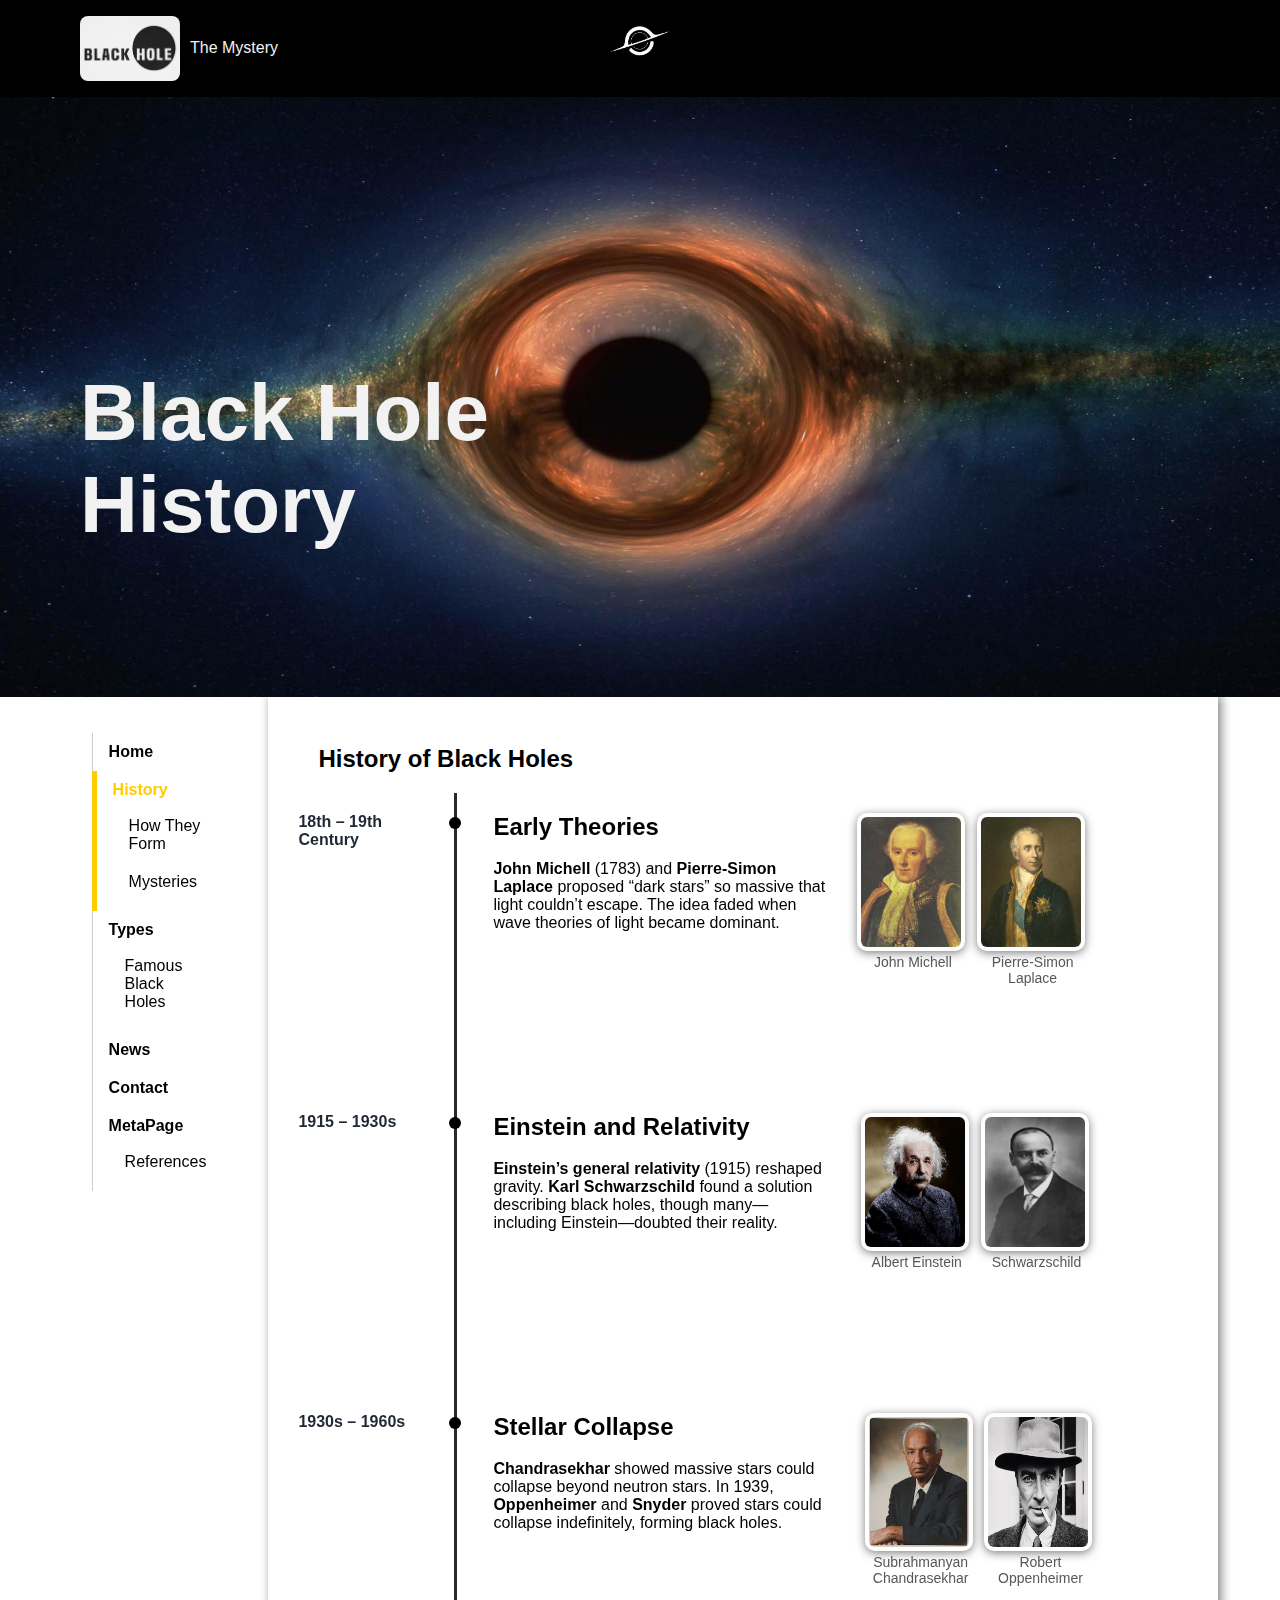
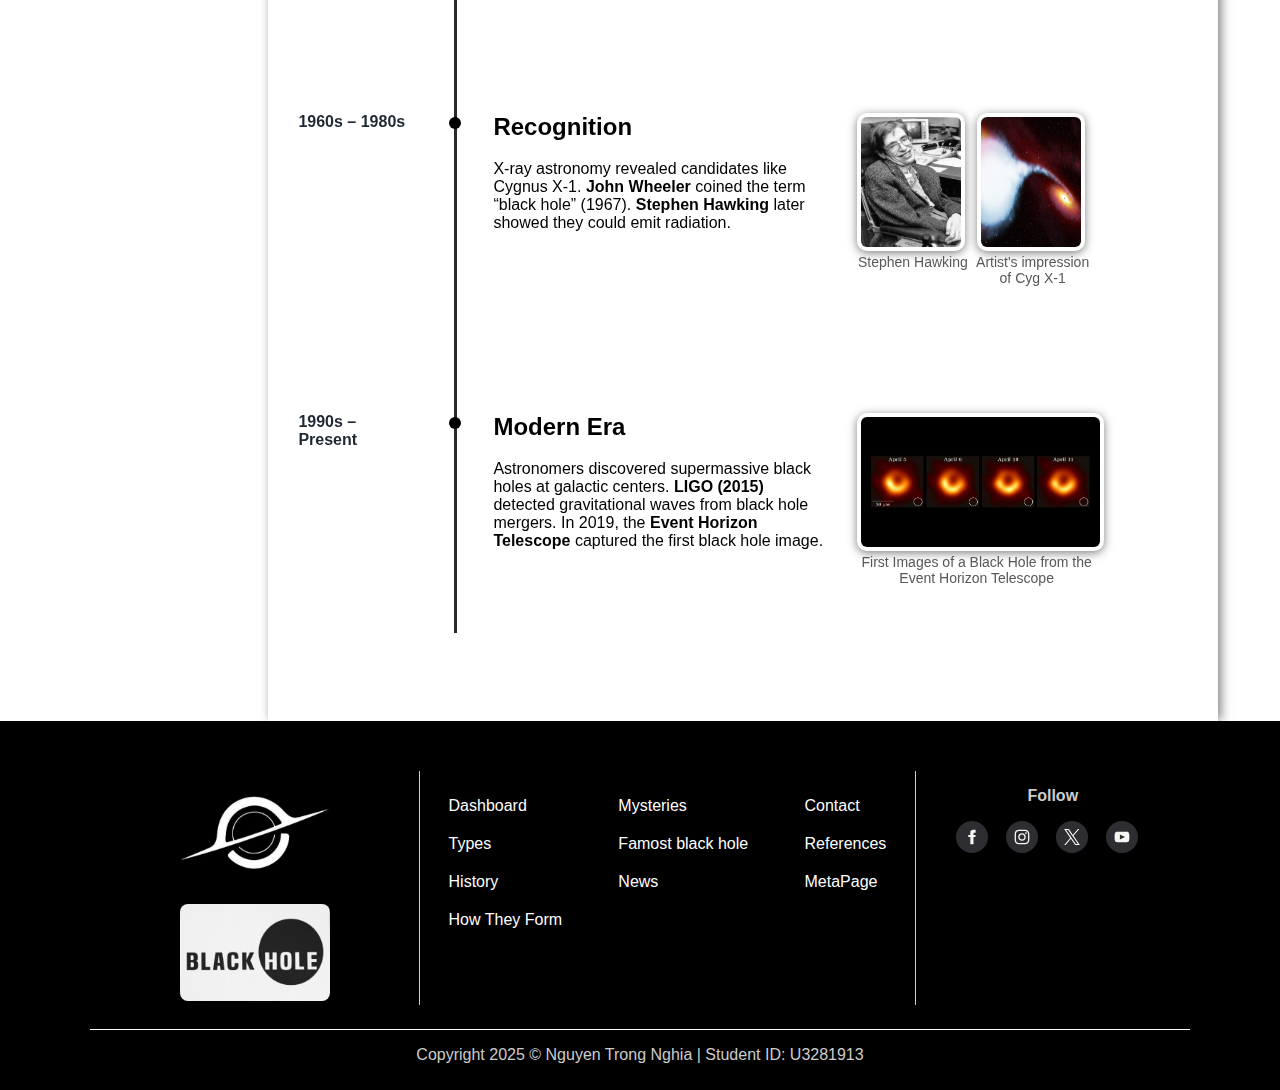
<file: History.html>
<!DOCTYPE html>
<html lang="en">

<head>
    <meta charset="UTF-8">
    <meta name="viewport" content="width=device-width, initial-scale=1.0">
    <title>Black Hole - History</title>
    <link rel="stylesheet" href="./css/main.css">
</head>

<body>
    <header>
        <!-- <h1>Dashboard</h1> -->
        <div class="header-container">
            <div class="header-slogan">
                <img src="./images/common/slogan.png" alt="black hole slogan">
                <span style="text-align: center;">The Mystery</span>
            </div>
            <div class="header-logo">
                <img src="./images/common/logo.jpg" alt="black hole logo">
            </div>
            <div class="header-blank"></div>
        </div>
        <div class="header-banner">
            <img src="./images/common/types-of-black-holes-bg.jpg" alt="black hole banner">
            <div class="header-title-container">
                <div class="header-title_details">
                    <div class="header-title">
                        <div class="header-title_h1">
                            <h1>Black Hole History</h1>
                        </div>
                        <div class="header-title_blank">

                        </div>
                    </div>
                </div>
            </div>
        </div>
    </header>
    <div class="container">
        <nav>
            <ul class="menu">
                <li><a href="./Main.html">Home</a></li>
                <li class="active-link">
                    <a href="./History.html">History</a>
                    <ul class="sub-menu">
                        <li class="sub-link"><a href="./HowTheyForm.html">How They Form</a></li>
                        <li class="sub-link"><a href="./Mysteries.html">Mysteries</a></li>
                    </ul>
                </li>
                <li>
                    <a href="./Types.html">Types</a>
                    <ul class="sub-menu">
                        <li class="sub-link"><a href="./FamousBlackHole.html">Famous Black Holes</a></li>
                    </ul>
                </li>
                <li><a href="./News.html">News</a></li>
                <li><a href="./Contact.html">Contact</a></li>

                <li>
                    <a href="./MetaPage.html">MetaPage</a>
                    <ul class="sub-menu">
                        <li class="sub-link"><a href="./References.html">References</a></li>
                    </ul>
                </li>
            </ul>
        </nav>
        <main>
            <section>
                <h2>History of Black Holes</h2>
                <div class="timeline">
                    <!-- Timeline Item -->
                    <div class="timeline-item">
                        <div class="timeline-date">18th – 19th Century</div>
                        <div class="timeline-dot">
                            <span class="dot"></span>
                        </div>
                        <div class="timeline-content">
                            <h2>Early Theories</h2>
                            <p><strong>John Michell</strong> (1783) and <strong>Pierre-Simon Laplace</strong> proposed
                                “dark stars” so massive that light
                                couldn’t escape. The idea faded when wave theories of light became dominant.</p>
                        </div>
                        <div class="timeline-author">
                            <div class="timeline-author_details">
                                <img src="./images/authors/john-michell.jpg" alt="Schwarjohn Michellzschild portrait">
                                John Michell
                            </div>
                            <div class="timeline-author_details">
                                <img src="./images/authors/pierre-simon-laplace.jpg"
                                    alt="Pierre-Simon Laplace portrait">
                                Pierre-Simon Laplace
                            </div>
                        </div>
                    </div>

                    <!-- Timeline Item -->
                    <div class="timeline-item">
                        <div class="timeline-date">1915 – 1930s</div>
                        <div class="timeline-dot">
                            <span class="dot"></span>
                        </div>
                        <div class="timeline-content">
                            <h2>Einstein and Relativity</h2>
                            <p><strong>Einstein’s general relativity</strong> (1915) reshaped gravity. <strong>Karl
                                    Schwarzschild</strong> found a
                                solution describing black holes, though many—including Einstein—doubted their reality.
                            </p>
                        </div>
                        <div class="timeline-author">
                            <div class="timeline-author_details">
                                <img src="./images/authors/albert-einstein.jpg" alt="Albert Einstein portrait">
                                Albert Einstein
                            </div>
                            <div class="timeline-author_details">
                                <img src="./images/authors/schwarzschild.jpg" alt="Schwarzschild portrait">
                                Schwarzschild
                            </div>
                        </div>
                    </div>
                    <!-- Timeline Item -->
                    <div class="timeline-item">
                        <div class="timeline-date">1930s – 1960s</div>
                        <div class="timeline-dot">
                            <span class="dot"></span>
                        </div>
                        <div class="timeline-content">
                            <h2>Stellar Collapse</h2>
                            <p><strong>Chandrasekhar</strong> showed massive stars could collapse beyond neutron stars.
                                In 1939,
                                <strong>Oppenheimer</strong> and <strong>Snyder</strong> proved stars could collapse
                                indefinitely, forming black holes.
                            </p>
                        </div>
                        <div class="timeline-author">
                            <div class="timeline-author_details">
                                <img src="./images/authors/Chandrasekhar.jpg" alt="Subrahmanyan Chandrasekhar portrait">
                                Subrahmanyan Chandrasekhar
                            </div>
                            <div class="timeline-author_details">
                                <img src="./images/authors/Oppenheimer.jpeg" alt="Robert Oppenheimer portrait">
                                Robert Oppenheimer
                            </div>
                        </div>
                    </div>
                    <!-- Timeline Item -->
                    <div class="timeline-item">
                        <div class="timeline-date">1960s – 1980s</div>
                        <div class="timeline-dot">
                            <span class="dot"></span>
                        </div>
                        <div class="timeline-content">
                            <h2>Recognition</h2>
                            <p>X-ray astronomy revealed candidates like Cygnus X-1. <strong>John Wheeler</strong> coined
                                the term “black
                                hole” (1967). <strong>Stephen Hawking</strong> later showed they could emit radiation.
                            </p>
                        </div>
                        <div class="timeline-author">
                            <div class="timeline-author_details">
                                <img src="./images/authors/Stephen_Hawking.jpg" alt="Stephen Hawking portrait">
                                Stephen Hawking
                            </div>
                            <div class="timeline-author_details">
                                <img src="./images/authors/Artists-impression-of-Cyg-X-1.jpg"
                                    alt="Artist's impression of Cyg X-1">
                                Artist's impression of Cyg X-1
                            </div>
                        </div>
                    </div>
                    <!-- Timeline Item -->
                    <div class="timeline-item">
                        <div class="timeline-date">1990s – Present</div>
                        <div class="timeline-dot">
                            <span class="dot"></span>
                        </div>
                        <div class="timeline-content">
                            <h2>Modern Era</h2>
                            <p>Astronomers discovered supermassive black holes at galactic centers. <strong>LIGO
                                    (2015)</strong> detected
                                gravitational waves from black hole mergers. In 2019, the <strong>Event Horizon
                                    Telescope</strong>
                                captured the first black hole image.
                            </p>
                        </div>
                        <div class="timeline-author">
                            <div class="timeline-author_details">
                                <img src="./images/authors/first-images-blackhole.jpg" style="width:100%"
                                    alt="First Images of a Black Hole from the Event Horizon Telescope">
                                First Images of a Black Hole from the Event Horizon Telescope
                            </div>
                            <div class="timeline-author_details">
                                <!-- <img src="./images/pierre-simon-laplace.jpg" alt="Pierre-Simon Laplace portrait">
                                Pierre-Simon Laplace -->
                            </div>
                        </div>
                    </div>
                </div>
            </section>
        </main>
    </div>
    <footer>
        <div class="footer-container">
            <div class="footer-details">
                <div class="footer-slogan">
                    <div class="footer-slogan_container">
                        <img class="logo" src="./images/common/logo.jpg" alt="black hole logo">
                        <img class="slogan" src="./images/common/slogan.png" alt="black hole slogan">
                    </div>
                </div>
                <div class="footer-navigate">
                    <ul>
                        <li><a href="./Main.html">Dashboard</a></li>
                        <li><a href="./Types.html">Types</a></li>
                        <li><a href="./History.html">History</a></li>
                        <li><a href="./HowTheyForm.html">How They Form</a></li>
                    </ul>
                    <ul>
                        <li><a href="./Mysteries.html">Mysteries</a></li>
                        <li><a href="./FamousBlackHole.html">Famost black hole</a></li>
                        <li><a href="./News.html">News</a></li>
                    </ul>
                    <ul>
                        <li><a href="./Contact.html">Contact</a></li>
                        <li><a href="./References.html">References</a></li>
                        <li><a href="./MetaPage.html">MetaPage</a></li>
                    </ul>
                </div>
                <div class="footer-contact">
                    <h3 style="font-size: 16px;">Follow</h3>
                    <ul class="footer-contact_icon">
                        <li>
                            <a href="#" title="Facebook">
                                <svg width="9" height="18" viewBox="0 0 9 18" fill="none">
                                    <path
                                        d="M8.55557 4.25966H6.95557C6.31794 4.25966 6.1852 4.52158 6.1852 5.18173V6.63003H8.55557L8.30787 9.0004H6.1852V17.2967H2.62965V9.0004H0.259277V6.63003H2.62965V3.89462C2.62965 1.79803 3.73306 0.704102 6.21957 0.704102H8.55557V4.25966Z"
                                        fill="#F7F5F4"></path>
                                </svg></a>
                        </li>
                        <li>
                            <a href="#" title="Instagram">
                                <svg width="18" height="18" viewBox="0 0 18 18" fill="none">
                                    <path fill-rule="evenodd" clip-rule="evenodd"
                                        d="M4.74015 9.0004C4.74015 11.3542 6.64829 13.2611 9.00089 13.2611C11.3535 13.2611 13.2616 11.353 13.2616 9.0004C13.2616 6.6478 11.3535 4.74084 9.00089 4.74084C6.64829 4.74084 4.74015 6.6478 4.74015 9.0004ZM11.7625 9.00037C11.7625 10.5281 10.524 11.7654 8.9975 11.7654C7.47098 11.7654 6.23247 10.5281 6.23247 9.00037C6.23247 7.47267 7.47098 6.23533 8.9975 6.23533C10.524 6.23533 11.7625 7.47267 11.7625 9.00037Z"
                                        fill="#F7F5F4"></path>
                                    <path
                                        d="M12.4344 4.57255C12.4344 5.12247 12.88 5.5681 13.4299 5.5681C13.9798 5.5681 14.4255 5.12129 14.4255 4.57255C14.4255 4.02262 13.9798 3.57699 13.4299 3.57699C12.88 3.57699 12.4344 4.02262 12.4344 4.57255Z"
                                        fill="#F7F5F4"></path>
                                    <path fill-rule="evenodd" clip-rule="evenodd"
                                        d="M12.4225 17.2469C15.4317 17.1083 17.1111 15.4371 17.2474 12.4208C17.2877 11.5367 17.2972 11.2534 17.2972 9.0004C17.2972 6.74736 17.2877 6.46529 17.2474 5.57995C17.1123 2.57077 15.4388 0.893731 12.4225 0.755065C11.5372 0.713583 11.2539 0.704102 9.00089 0.704102C6.74785 0.704102 6.46578 0.713583 5.58044 0.755065C2.56652 0.892546 0.893034 2.56484 0.754367 5.57995C0.714071 6.46529 0.70459 6.74736 0.70459 9.0004C0.70459 11.2534 0.714071 11.5367 0.754367 12.4208C0.893034 15.4348 2.56533 17.1083 5.58044 17.2469C6.46578 17.2872 6.74785 17.2967 9.00089 17.2967C11.2539 17.2967 11.5372 17.2872 12.4225 17.2469ZM9.00089 2.19981C11.216 2.19981 11.4791 2.20692 12.3538 2.24721C14.6021 2.35032 15.651 3.41699 15.7553 5.64869C15.7944 6.52336 15.8027 6.78529 15.8027 9.0004C15.8027 11.2155 15.7944 11.4786 15.7553 12.3533C15.651 14.5838 14.6044 15.6528 12.3538 15.7548C11.4791 15.7951 11.2172 15.8034 9.00089 15.8034C6.78577 15.8034 6.52266 15.7939 5.64918 15.7548C3.39378 15.6517 2.35081 14.5803 2.2477 12.3533C2.20859 11.4774 2.19911 11.2155 2.19911 9.0004C2.19911 6.78529 2.20859 6.52336 2.2477 5.64869C2.35081 3.41581 3.39852 2.35032 5.64918 2.24721C6.52385 2.2081 6.78577 2.19981 9.00089 2.19981Z"
                                        fill="#F7F5F4"></path>
                                </svg></a>
                        </li>
                        <li>
                            <a href="#" title="X">
                                <svg width="1200" height="1227" viewBox="0 0 1200 1227" fill="none">
                                    <path
                                        d="M714.163 519.284L1160.89 0H1055.03L667.137 450.887L357.328 0H0L468.492 681.821L0 1226.37H105.866L515.491 750.218L842.672 1226.37H1200L714.137 519.284H714.163ZM569.165 687.828L521.697 619.934L144.011 79.6944H306.615L611.412 515.685L658.88 583.579L1055.08 1150.3H892.476L569.165 687.854V687.828Z"
                                        fill="white"></path>
                                </svg></a>
                        </li>
                        <li>
                            <a href="#" title="YouTube">
                                <svg width="18" height="12" viewBox="0 0 18 12" fill="none">
                                    <path fill-rule="evenodd" clip-rule="evenodd"
                                        d="M3.73629 11.7981C6.224 11.9687 11.773 11.9687 14.2643 11.7981C16.9594 11.6132 17.2759 10.3012 17.2972 6.00015C17.2759 1.7074 16.963 0.387108 14.2643 0.202219C11.7742 0.0315521 6.224 0.0315521 3.73629 0.202219C1.04237 0.387108 0.724738 1.69911 0.70459 6.00015C0.724738 10.2929 1.03881 11.6132 3.73629 11.7981ZM6.6283 3.22455L12.4559 5.99552L6.6283 8.77596V3.22455Z"
                                        fill="#F7F5F4"></path>
                                </svg></a>
                        </li>
                    </ul>
                </div>
            </div>
            <div class="footer-copywright">
                <p>Copyright 2025 &copy; Nguyen Trong Nghia | Student ID: U3281913</p>
            </div>
        </div>

    </footer>
</body>

</html>
</file>
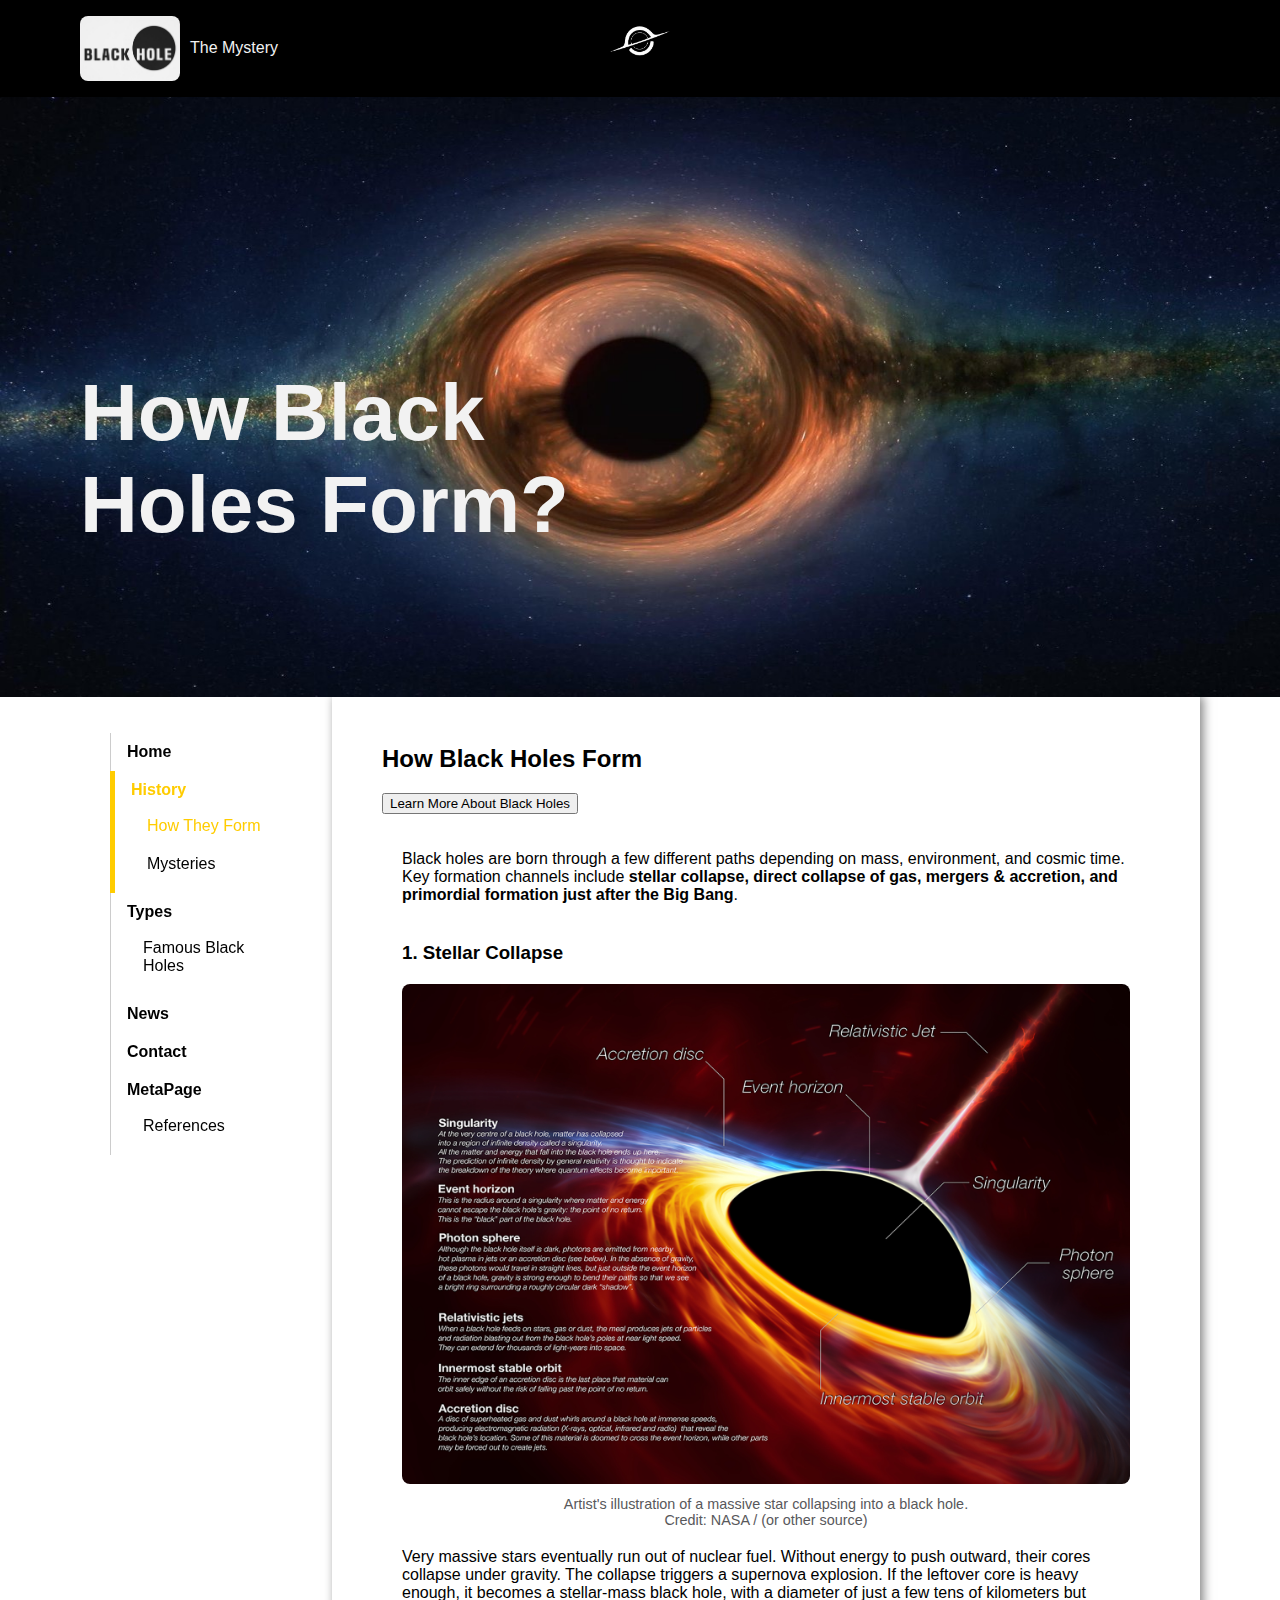
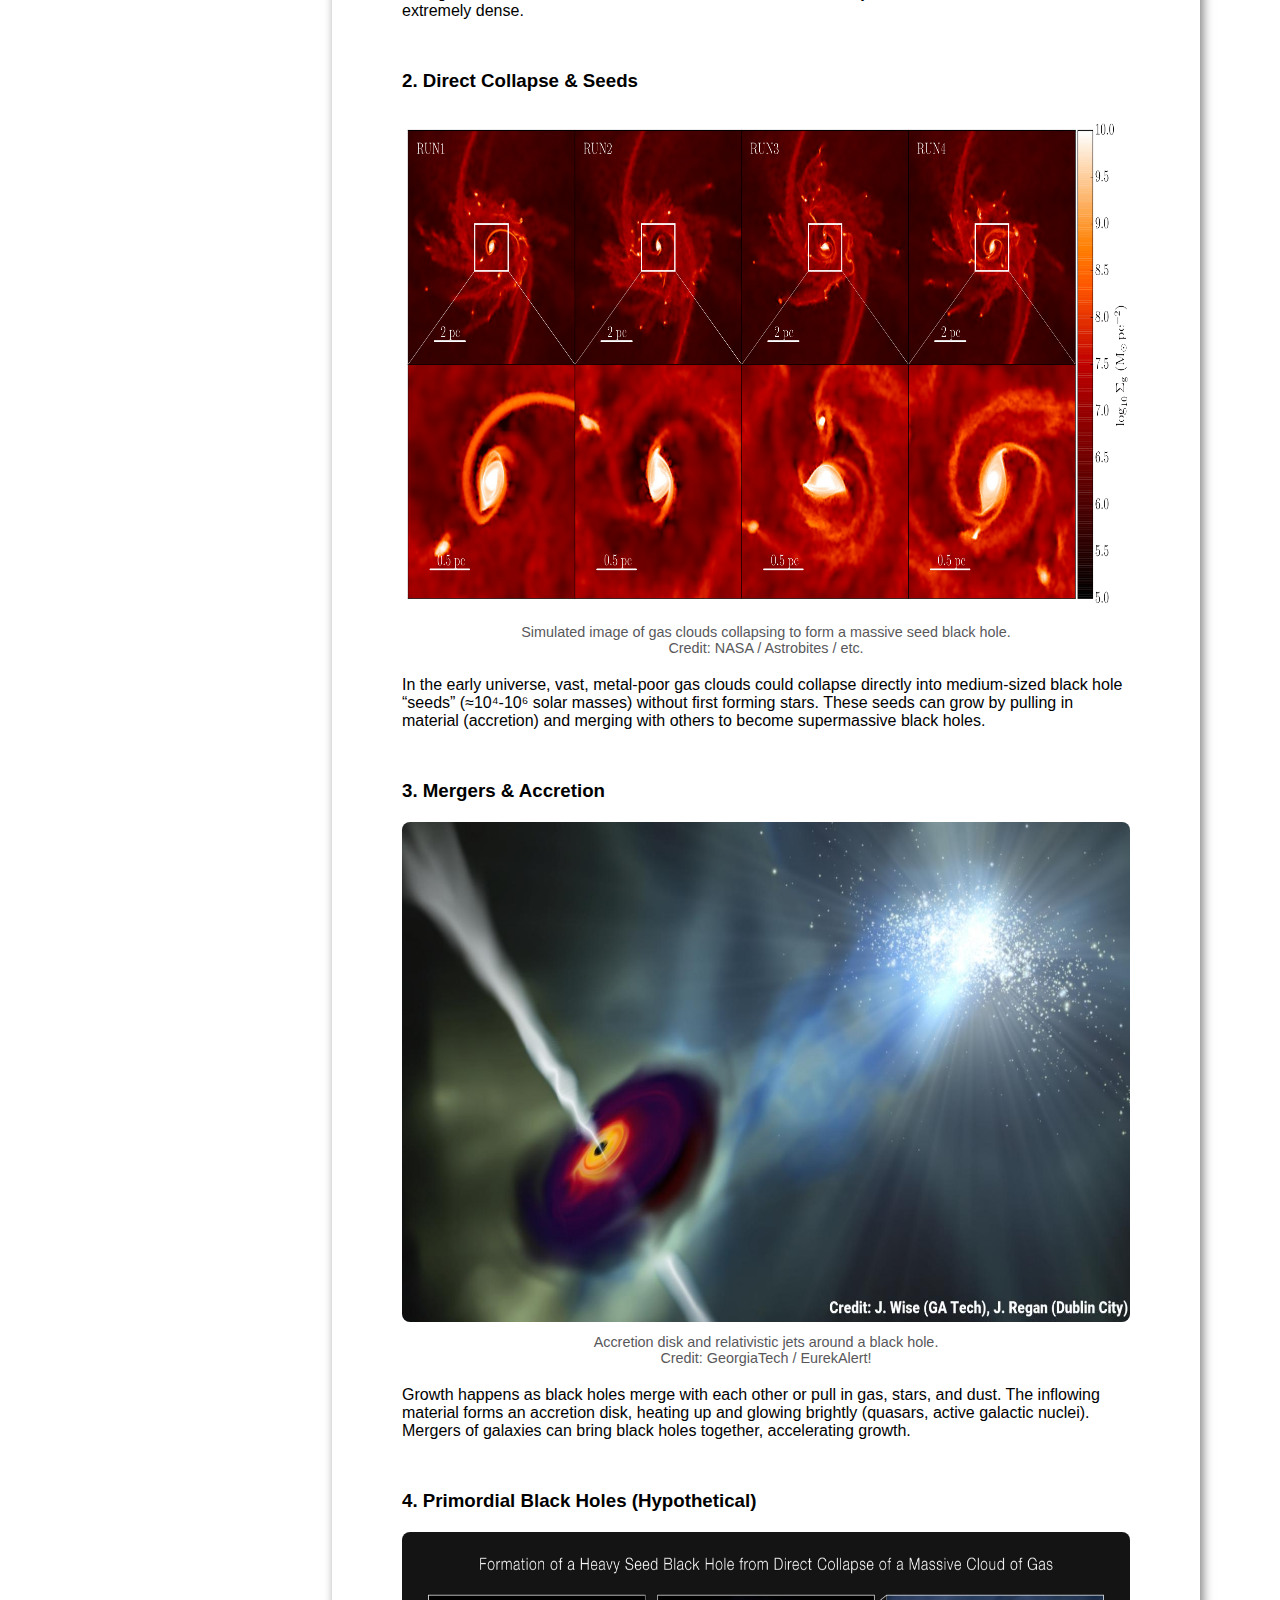
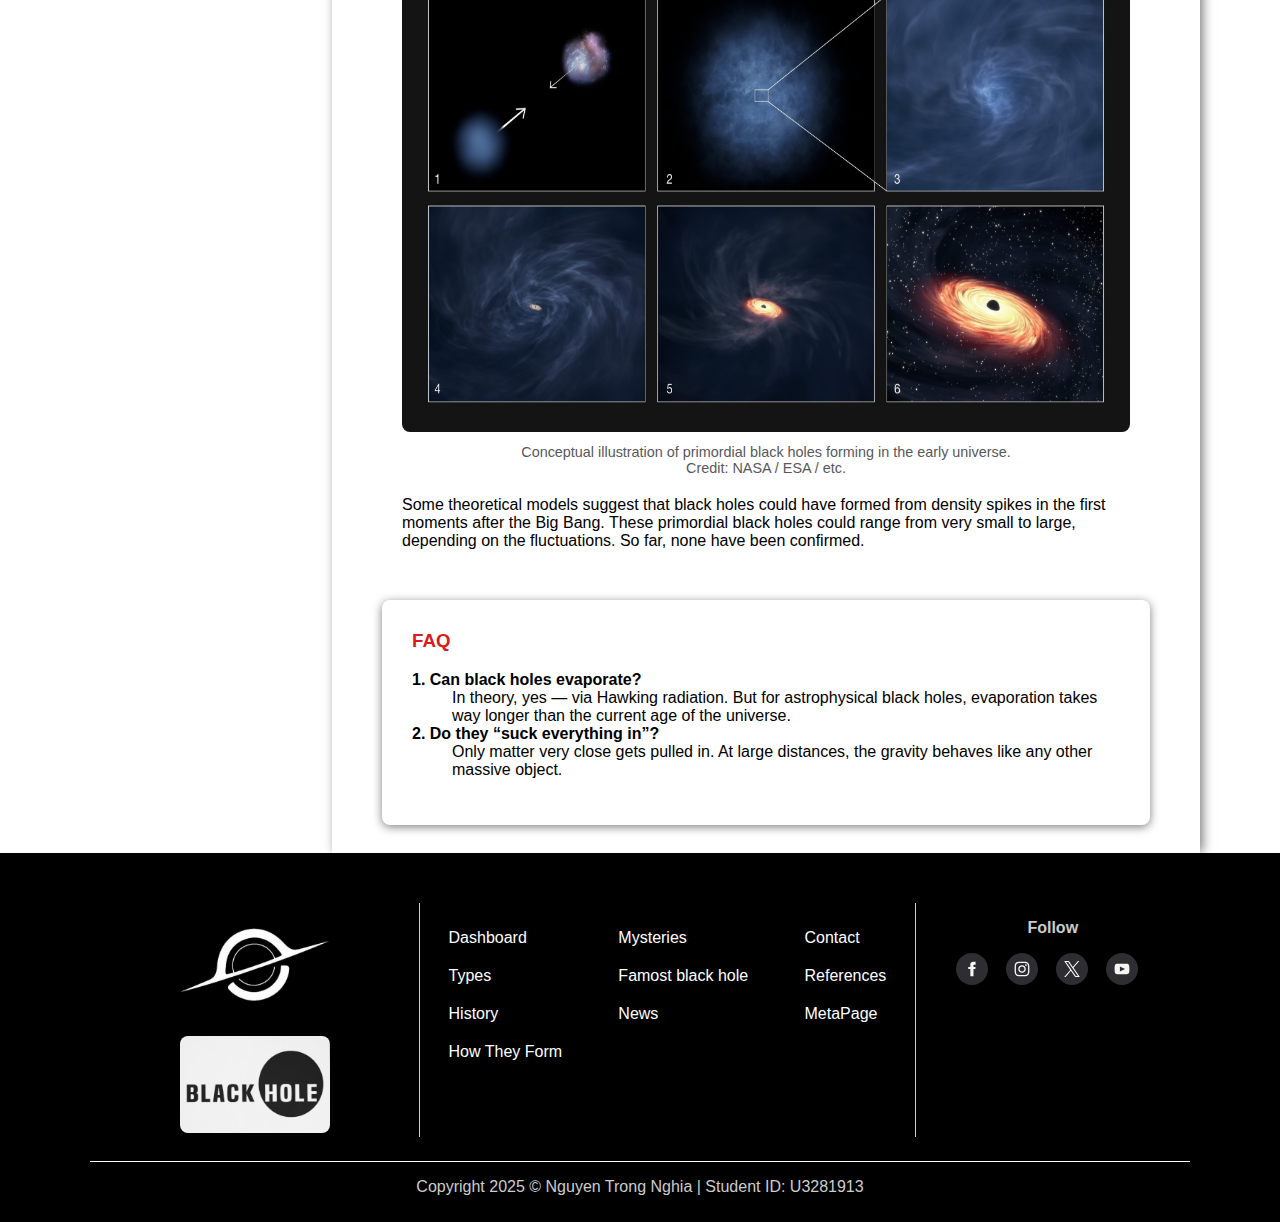
<file: HowTheyForm.html>
<!DOCTYPE html>
<html lang="en">

<head>
    <meta charset="UTF-8">
    <meta name="viewport" content="width=device-width, initial-scale=1.0">
    <title>Black Hole - How it form</title>
    <link rel="stylesheet" href="./css/main.css">
</head>

<body>
    <header>
        <!-- <h1>Dashboard</h1> -->
        <div class="header-container">
            <div class="header-slogan">
                <img src="./images/common/slogan.png" alt="black hole slogan">
                <span style="text-align: center;">The Mystery</span>
            </div>
            <div class="header-logo">
                <img src="./images/common/logo.jpg" alt="black hole logo">
            </div>
            <div class="header-blank"></div>
        </div>
        <div class="header-banner">
            <img src="./images/common/types-of-black-holes-bg.jpg" alt="black hole banner">
            <div class="header-title-container">
                <div class="header-title_details">
                    <div class="header-title">
                        <div class="header-title_h1">
                            <h1> How Black Holes Form?</h1>
                        </div>
                        <div class="header-title_blank">

                        </div>
                    </div>
                </div>
            </div>
        </div>
    </header>
    <div class="container">
        <nav>
            <ul class="menu">
                <li><a href="./Main.html">Home</a></li>
                <li class="active-link">
                    <a href="./History.html">History</a>
                    <ul class="sub-menu">
                        <li class="sub-link active-link"><a href="./HowTheyForm.html">How They Form</a></li>
                        <li class="sub-link"><a href="./Mysteries.html">Mysteries</a></li>
                    </ul>
                </li>
                <li>
                    <a href="./Types.html">Types</a>
                    <ul class="sub-menu">
                        <li class="sub-link"><a href="./FamousBlackHole.html">Famous Black Holes</a></li>
                    </ul>
                </li>
                <li><a href="./News.html">News</a></li>
                <li><a href="./Contact.html">Contact</a></li>

                <li>
                    <a href="./MetaPage.html">MetaPage</a>
                    <ul class="sub-menu">
                        <li class="sub-link"><a href="./References.html">References</a></li>
                    </ul>
                </li>
            </ul>
        </nav>
        <main>
            <section id="how-they-form" class="how-they-form">
                <h2>How Black Holes Form</h2>
                <button onclick="openPopup()">Learn More About Black Holes</button>
                <p class="lead">
                    Black holes are born through a few different paths depending on mass, environment, and cosmic
                    time. Key formation channels include <strong>stellar collapse, direct collapse of gas, mergers &
                        accretion, and primordial formation just after the Big Bang</strong>.
                </p>

                <article class="formation-section">
                    <h3>1. Stellar Collapse</h3>
                    <figure>
                        <img src="./images/black-holes/stellar-collapse.jpeg"
                            alt="Sequence: massive star → supernova → black hole">
                        <figcaption>Artist's illustration of a massive star collapsing into a black hole.
                            <br>Credit: NASA / (or other source)
                        </figcaption>
                    </figure>
                    <p>
                        Very massive stars eventually run out of nuclear fuel. Without energy to push outward, their
                        cores collapse under gravity. The collapse triggers a supernova explosion. If the leftover
                        core is heavy enough, it becomes a stellar-mass black hole, with a diameter of just a few
                        tens of kilometers but extremely dense.
                    </p>
                </article>

                <article class="formation-section">
                    <h3>2. Direct Collapse & Seeds</h3>
                    <figure>
                        <img src="./images/black-holes/direct-collapse.png"
                            alt="Gas cloud collapsing directly to form a massive seed black hole">
                        <figcaption>Simulated image of gas clouds collapsing to form a massive seed black hole.
                            <br>Credit: NASA / Astrobites / etc.
                        </figcaption>
                    </figure>
                    <p>
                        In the early universe, vast, metal-poor gas clouds could collapse directly into medium-sized
                        black hole “seeds” (≈10⁴-10⁶ solar masses) without first forming stars. These seeds can grow
                        by pulling in material (accretion) and merging with others to become supermassive black
                        holes.
                    </p>
                </article>

                <article class="formation-section">
                    <h3>3. Mergers & Accretion</h3>
                    <figure>
                        <img src="./images/black-holes/accretion-jet.jpg" alt="Black hole with accretion disk and jets">
                        <figcaption>Accretion disk and relativistic jets around a black hole. <br>
                            Credit: GeorgiaTech / EurekAlert!</figcaption>
                    </figure>
                    <p>
                        Growth happens as black holes merge with each other or pull in gas, stars, and dust. The
                        inflowing material forms an accretion disk, heating up and glowing brightly (quasars, active
                        galactic nuclei). Mergers of galaxies can bring black holes together, accelerating growth.
                    </p>
                </article>

                <article class="formation-section">
                    <h3>4. Primordial Black Holes (Hypothetical)</h3>
                    <figure>
                        <img src="./images/black-holes/primordial-black-hole.jpg"
                            alt="Conceptual illustration of primordial black holes in early universe">
                        <figcaption>Conceptual illustration of primordial black holes forming in the early universe.
                            <br>Credit: NASA / ESA / etc.
                        </figcaption>
                    </figure>
                    <p>
                        Some theoretical models suggest that black holes could have formed from density spikes in
                        the first moments after the Big Bang. These primordial black holes could range from very
                        small to large, depending on the fluctuations. So far, none have been confirmed.
                    </p>
                </article>

                <section class="faq">
                    <h3>FAQ</h3>
                    <dl>
                        <dt><strong>1. Can black holes evaporate?</strong></dt>
                        <dd>In theory, yes — via Hawking radiation. But for
                            astrophysical black holes, evaporation takes way longer than the current age of the
                            universe.</dd>
                        <!-- <br> -->
                        <dt><strong>2. Do they “suck everything in”?</strong></dt>
                        <dd>Only matter very close gets pulled in. At
                            large distances, the gravity behaves like any other massive object.</dd>
                    </dl>
                </section>

                <!-- </div> -->
            </section>

        </main>
    </div>
    <footer>
        <div class="footer-container">
            <div class="footer-details">
                <div class="footer-slogan">
                    <div class="footer-slogan_container">
                        <img class="logo" src="./images/common/logo.jpg" alt="black hole logo">
                        <img class="slogan" src="./images/common/slogan.png" alt="black hole slogan">
                    </div>
                </div>
                <div class="footer-navigate">
                    <ul>
                        <li><a href="./Main.html">Dashboard</a></li>
                        <li><a href="./Types.html">Types</a></li>
                        <li><a href="./History.html">History</a></li>
                        <li><a href="./HowTheyForm.html">How They Form</a></li>
                    </ul>
                    <ul>
                        <li><a href="./Mysteries.html">Mysteries</a></li>
                        <li><a href="./FamousBlackHole.html">Famost black hole</a></li>
                        <li><a href="./News.html">News</a></li>
                    </ul>
                    <ul>
                        <li><a href="./Contact.html">Contact</a></li>
                        <li><a href="./References.html">References</a></li>
                        <li><a href="./MetaPage.html">MetaPage</a></li>
                    </ul>
                </div>
                <div class="footer-contact">
                    <h3 style="font-size: 16px;">Follow</h3>
                    <ul class="footer-contact_icon">
                        <li>
                            <a href="#" title="Facebook">
                                <svg width="9" height="18" viewBox="0 0 9 18" fill="none">
                                    <path
                                        d="M8.55557 4.25966H6.95557C6.31794 4.25966 6.1852 4.52158 6.1852 5.18173V6.63003H8.55557L8.30787 9.0004H6.1852V17.2967H2.62965V9.0004H0.259277V6.63003H2.62965V3.89462C2.62965 1.79803 3.73306 0.704102 6.21957 0.704102H8.55557V4.25966Z"
                                        fill="#F7F5F4"></path>
                                </svg></a>
                        </li>
                        <li>
                            <a href="#" title="Instagram">
                                <svg width="18" height="18" viewBox="0 0 18 18" fill="none">
                                    <path fill-rule="evenodd" clip-rule="evenodd"
                                        d="M4.74015 9.0004C4.74015 11.3542 6.64829 13.2611 9.00089 13.2611C11.3535 13.2611 13.2616 11.353 13.2616 9.0004C13.2616 6.6478 11.3535 4.74084 9.00089 4.74084C6.64829 4.74084 4.74015 6.6478 4.74015 9.0004ZM11.7625 9.00037C11.7625 10.5281 10.524 11.7654 8.9975 11.7654C7.47098 11.7654 6.23247 10.5281 6.23247 9.00037C6.23247 7.47267 7.47098 6.23533 8.9975 6.23533C10.524 6.23533 11.7625 7.47267 11.7625 9.00037Z"
                                        fill="#F7F5F4"></path>
                                    <path
                                        d="M12.4344 4.57255C12.4344 5.12247 12.88 5.5681 13.4299 5.5681C13.9798 5.5681 14.4255 5.12129 14.4255 4.57255C14.4255 4.02262 13.9798 3.57699 13.4299 3.57699C12.88 3.57699 12.4344 4.02262 12.4344 4.57255Z"
                                        fill="#F7F5F4"></path>
                                    <path fill-rule="evenodd" clip-rule="evenodd"
                                        d="M12.4225 17.2469C15.4317 17.1083 17.1111 15.4371 17.2474 12.4208C17.2877 11.5367 17.2972 11.2534 17.2972 9.0004C17.2972 6.74736 17.2877 6.46529 17.2474 5.57995C17.1123 2.57077 15.4388 0.893731 12.4225 0.755065C11.5372 0.713583 11.2539 0.704102 9.00089 0.704102C6.74785 0.704102 6.46578 0.713583 5.58044 0.755065C2.56652 0.892546 0.893034 2.56484 0.754367 5.57995C0.714071 6.46529 0.70459 6.74736 0.70459 9.0004C0.70459 11.2534 0.714071 11.5367 0.754367 12.4208C0.893034 15.4348 2.56533 17.1083 5.58044 17.2469C6.46578 17.2872 6.74785 17.2967 9.00089 17.2967C11.2539 17.2967 11.5372 17.2872 12.4225 17.2469ZM9.00089 2.19981C11.216 2.19981 11.4791 2.20692 12.3538 2.24721C14.6021 2.35032 15.651 3.41699 15.7553 5.64869C15.7944 6.52336 15.8027 6.78529 15.8027 9.0004C15.8027 11.2155 15.7944 11.4786 15.7553 12.3533C15.651 14.5838 14.6044 15.6528 12.3538 15.7548C11.4791 15.7951 11.2172 15.8034 9.00089 15.8034C6.78577 15.8034 6.52266 15.7939 5.64918 15.7548C3.39378 15.6517 2.35081 14.5803 2.2477 12.3533C2.20859 11.4774 2.19911 11.2155 2.19911 9.0004C2.19911 6.78529 2.20859 6.52336 2.2477 5.64869C2.35081 3.41581 3.39852 2.35032 5.64918 2.24721C6.52385 2.2081 6.78577 2.19981 9.00089 2.19981Z"
                                        fill="#F7F5F4"></path>
                                </svg></a>
                        </li>
                        <li>
                            <a href="#" title="X">
                                <svg width="1200" height="1227" viewBox="0 0 1200 1227" fill="none">
                                    <path
                                        d="M714.163 519.284L1160.89 0H1055.03L667.137 450.887L357.328 0H0L468.492 681.821L0 1226.37H105.866L515.491 750.218L842.672 1226.37H1200L714.137 519.284H714.163ZM569.165 687.828L521.697 619.934L144.011 79.6944H306.615L611.412 515.685L658.88 583.579L1055.08 1150.3H892.476L569.165 687.854V687.828Z"
                                        fill="white"></path>
                                </svg></a>
                        </li>
                        <li>
                            <a href="#" title="YouTube">
                                <svg width="18" height="12" viewBox="0 0 18 12" fill="none">
                                    <path fill-rule="evenodd" clip-rule="evenodd"
                                        d="M3.73629 11.7981C6.224 11.9687 11.773 11.9687 14.2643 11.7981C16.9594 11.6132 17.2759 10.3012 17.2972 6.00015C17.2759 1.7074 16.963 0.387108 14.2643 0.202219C11.7742 0.0315521 6.224 0.0315521 3.73629 0.202219C1.04237 0.387108 0.724738 1.69911 0.70459 6.00015C0.724738 10.2929 1.03881 11.6132 3.73629 11.7981ZM6.6283 3.22455L12.4559 5.99552L6.6283 8.77596V3.22455Z"
                                        fill="#F7F5F4"></path>
                                </svg></a>
                        </li>
                    </ul>
                </div>
            </div>
            <div class="footer-copywright">
                <p>Copyright 2025 &copy; Nguyen Trong Nghia | Student ID: U3281913</p>
            </div>
        </div>
    </footer>
    <script>
        function openPopup() {
            const popup = window.open(
                "https://en.wikipedia.org/wiki/Black_hole",   // the page to open
                "BlackHoleInfo",                              // name of popup window
                "width=800,height=600,scrollbars=yes,resizable=no"
            );
            if (popup) {
                alert("Opening a new window about Black Holes!");
            } else {
                alert("Please allow pop-ups in your browser to see this content.");
            }
        }
    </script>
</body>

</html>
</file>
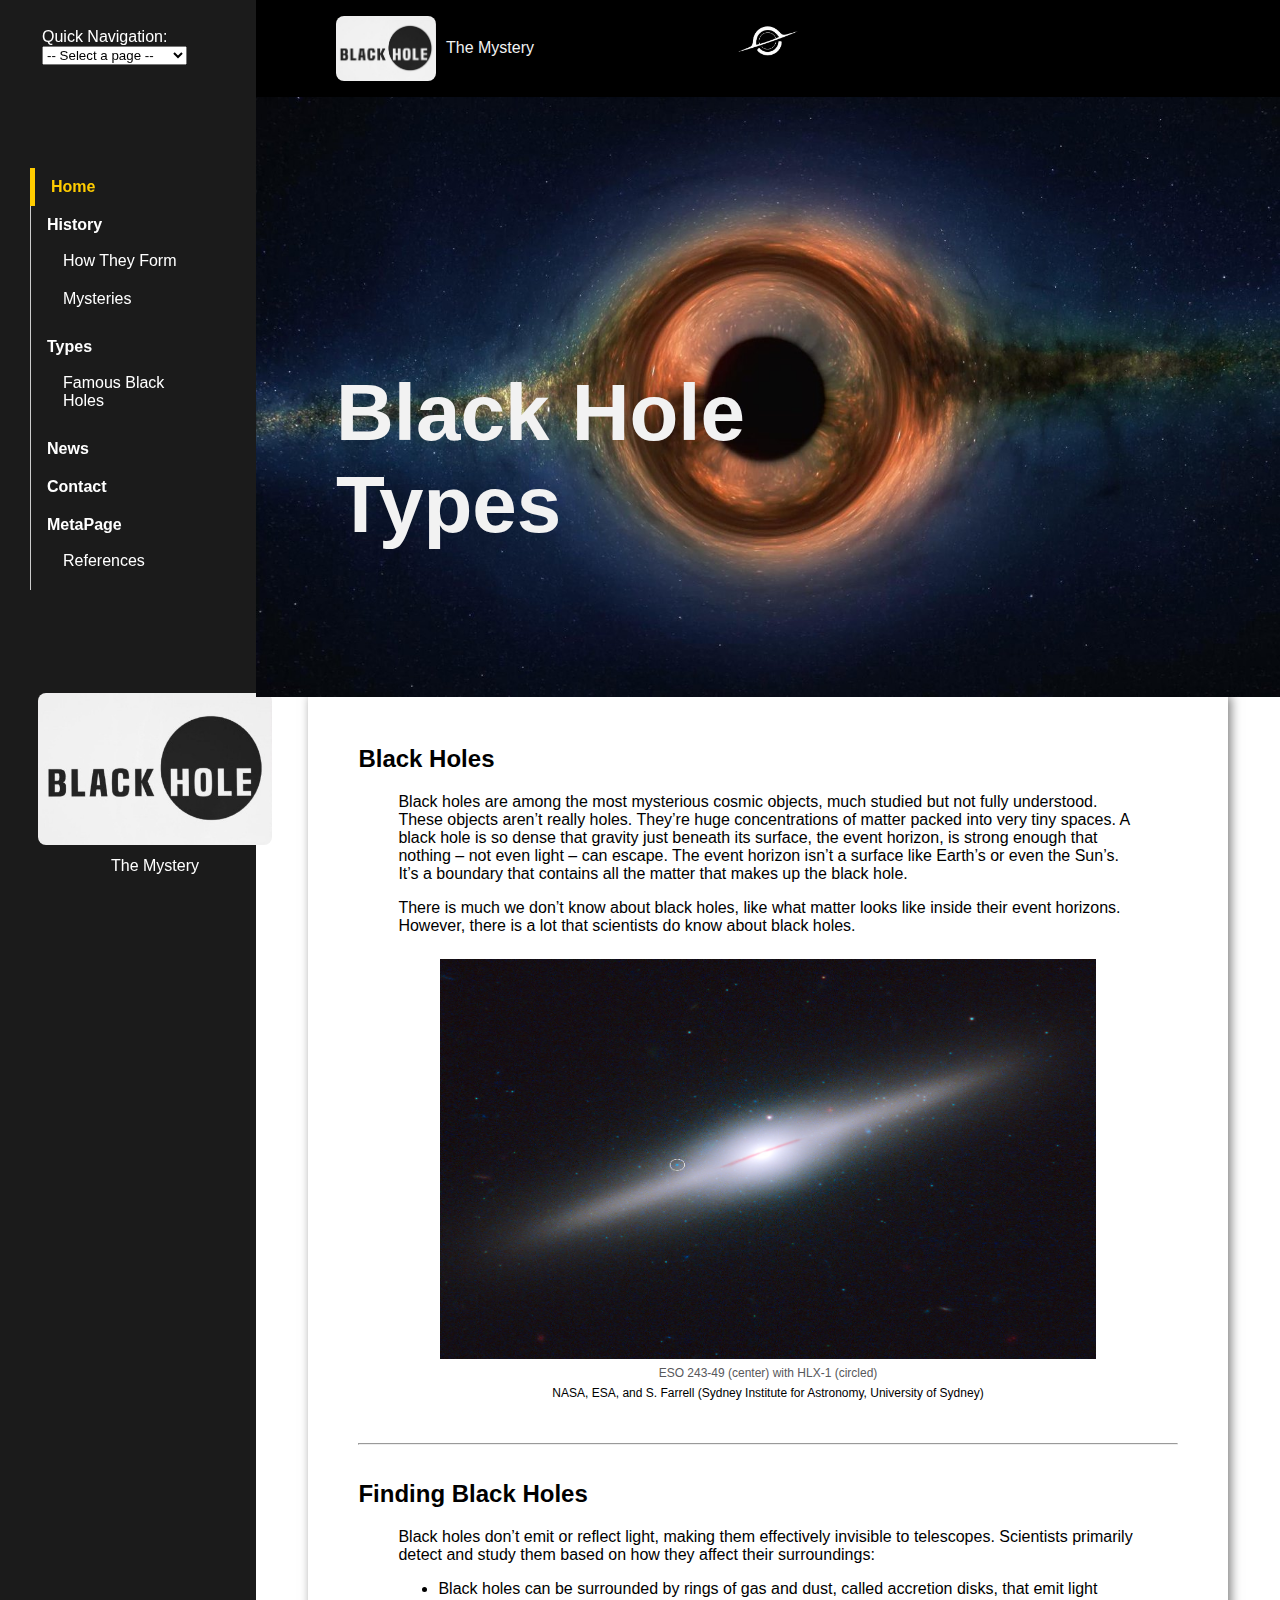
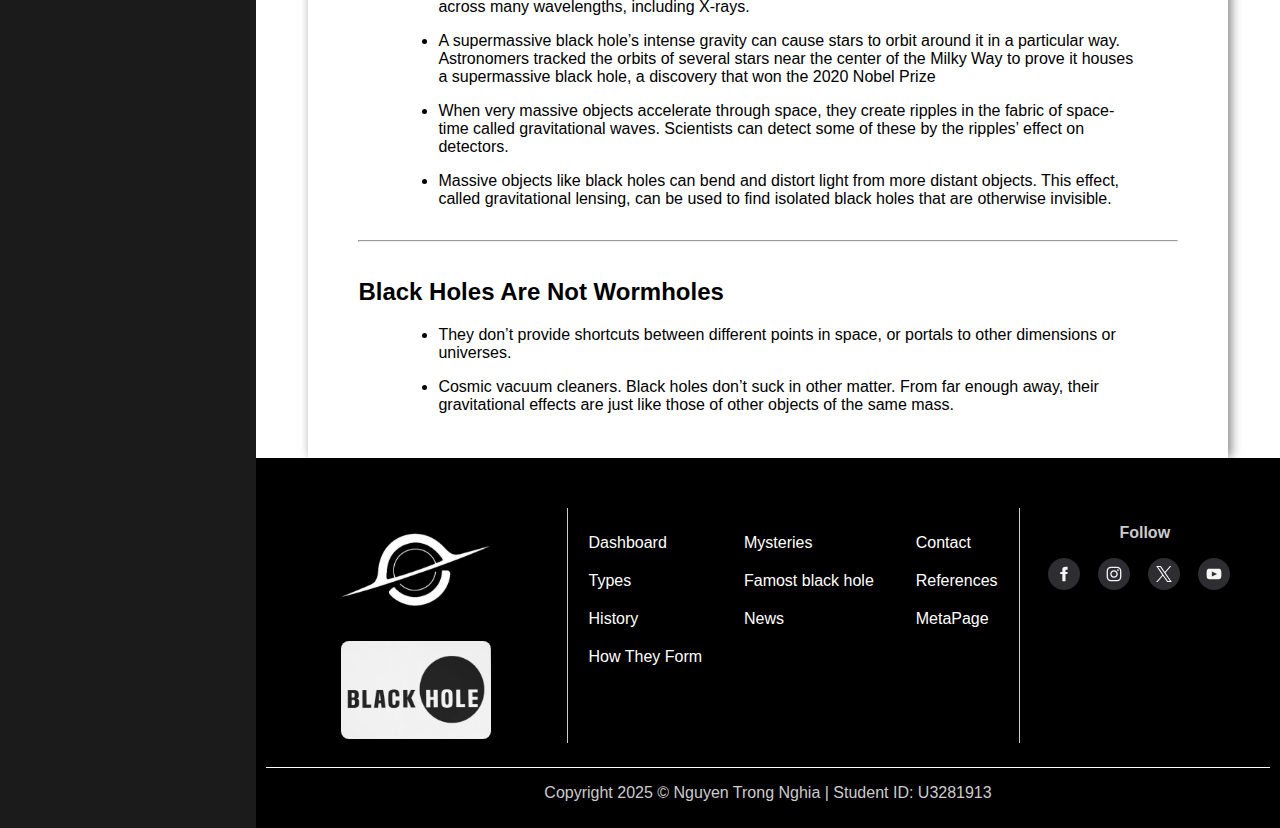
<file: Main.html>
<!DOCTYPE html>
<html lang="en">

<head>
    <meta charset="UTF-8">
    <meta name="viewport" content="width=device-width, initial-scale=1.0">
    <title>Black Hole - Dashboard</title>
    <link rel="stylesheet" href="./css/main.css">
    <style>
        body {
            display: flex;
        }

        nav {
            width: unset;
            height: 100vh;
            display: flex;
            flex-direction: column;
            justify-content: space-between;
            height: 95vh;
        }

        .nav-container {
            width: 20%;
            background-color: #1b1b1b;
        }

        .nav-logo {
            width: 250px;
        }

        .nav-logo_details {
            margin: auto 8px;
            color: #fff;
            text-align: center;
        }

        .nav-logo_details img {
            width: 100%;
            border-radius: 8px;
            margin: 8px auto;
        }

        nav ul li a {
            text-decoration: none;
            color: #fff;
            display: block;
        }

        .body-container {
            width: 80%;
        }

        .container,
        .footer-container,
        .header-container,
        .header-title_details {
            width: unset;
            margin: unset;
        }
    </style>
</head>

<body id="body-container">
    <div class="nav-container">
        <nav>
            <div class="quick-jump" style="padding: 8px 12px;">
                <label for="pageJump" style="color: #fff; margin-bottom: 24px;">Quick Navigation: </label>
                <select id="pageJump" onchange="jumpToPage()">
                    <option value="">-- Select a page --</option>
                    <option value="index.html">Home</option>
                    <option value="History.html">History</option>
                    <option value="Types.html">Types</option>
                    <option value="HowTheyForm.html">How They Form</option>
                    <option value="Mysteries.html">Mysteries</option>
                    <option value="FamousBlackHole.html">Famous Black Holes</option>
                    <option value="News.html">News</option>
                    <option value="Contact.html">Contact</option>
                    <option value="References.html">References</option>
                    <option value="MetaPage.html">MetaPage</option>
                </select>
            </div>
            <ul class="menu">
                <li class="active-link"><a href="./Main.html">Home</a></li>
                <li>
                    <a href="./History.html">History</a>
                    <ul class="sub-menu">
                        <li class="sub-link"><a href="./HowTheyForm.html">How They Form</a></li>
                        <li class="sub-link"><a href="./Mysteries.html">Mysteries</a></li>
                    </ul>
                </li>
                <li>
                    <a href="./Types.html">Types</a>
                    <ul class="sub-menu">
                        <li class="sub-link"><a href="./FamousBlackHole.html">Famous Black Holes</a></li>
                    </ul>
                </li>
                <li><a href="./News.html">News</a></li>
                <li><a href="./Contact.html">Contact</a></li>

                <li>
                    <a href="./MetaPage.html">MetaPage</a>
                    <ul class="sub-menu">
                        <li class="sub-link"><a href="./References.html">References</a></li>
                    </ul>
                </li>
            </ul>
            <div class="nav-logo">
                <div class="nav-logo_details">
                    <img src="./images/common/slogan.png" alt="black hole slogan">
                    <span style="text-align: center;">The Mystery</span>
                </div>
            </div>
        </nav>
    </div>
    <div class="body-container">
        <header>
            <!-- <h1>Dashboard</h1> -->
            <div class="header-container">
                <div class="header-slogan">
                    <img src="./images/common/slogan.png" alt="black hole slogan">
                    <span style="text-align: center;">The Mystery</span>
                </div>
                <div class="header-logo">
                    <img src="./images/common/logo.jpg" alt="black hole logo">
                </div>
                <div class="header-blank"></div>
            </div>
            <div class="header-banner">
                <img src="./images/common/types-of-black-holes-bg.jpg" alt="black hole banner">
                <div class="header-title-container">
                    <div class="header-title_details">
                        <div class="header-title">
                            <div class="header-title_h1">
                                <h1>Black Hole Types</h1>
                            </div>
                            <div class="header-title_blank">

                            </div>
                        </div>
                    </div>
                </div>
            </div>
        </header>
        <div class="container">
            <main>
                <section id="destination">
                    <h2>Black Holes</h2>
                    <blockquote cite="https://science.nasa.gov/universe/black-holes/">
                        <p>Black holes are among the most mysterious cosmic objects, much studied but not fully
                            understood.
                            These objects aren’t really holes. They’re huge concentrations of matter packed into very
                            tiny
                            spaces. A black hole is so dense that gravity just beneath its surface, the event horizon,
                            is
                            strong enough that nothing – not even light – can escape. The event horizon isn’t a surface
                            like
                            Earth’s or even the Sun’s. It’s a boundary that contains all the matter that makes up the
                            black
                            hole.</p>
                        <p>There is much we don’t know about black holes, like what matter looks like inside their event
                            horizons. However, there is a lot that scientists do know about black holes.</p>
                    </blockquote>

                    <div class="image-blackhole">
                        <img src="./images/black-holes/hlx-1_blackhole.jpg" alt="Sagittarius A* blackhole">
                        <div class="image-credits">
                            <div class="image-credits_description">
                                ESO 243-49 (center) with HLX-1 (circled)
                            </div>
                            <div class="image-credits_source">
                                NASA, ESA, and S. Farrell (Sydney Institute for Astronomy, University of Sydney)
                            </div>
                        </div>
                    </div>
                </section>
                <hr>
                <section id="finding">
                    <h2>Finding Black Holes</h2>
                    <blockquote cite="https://science.nasa.gov/universe/black-holes/">
                        <p>Black holes don’t emit or reflect light, making them effectively invisible to telescopes.
                            Scientists primarily detect and study them based on how they affect their surroundings:</p>
                        <ul>
                            <li>Black holes can be surrounded by rings of gas and dust, called accretion disks, that
                                emit
                                light across many wavelengths, including X-rays.</li>
                            <li>A supermassive black hole’s intense gravity can cause stars to orbit around it in a
                                particular way. Astronomers tracked the orbits of several stars near the center of the
                                Milky
                                Way to prove it houses a supermassive black hole, a discovery that won the 2020 Nobel
                                Prize
                            </li>
                            <li>When very massive objects accelerate through space, they create ripples in the fabric of
                                space-time called gravitational waves. Scientists can detect some of these by the
                                ripples’
                                effect on detectors.</li>
                            <li>Massive objects like black holes can bend and distort light from more distant objects.
                                This
                                effect, called gravitational lensing, can be used to find isolated black holes that are
                                otherwise invisible.</li>
                        </ul>
                    </blockquote>
                </section>
                <hr>
                <section id="wormhole-confirmation">
                    <h2>Black Holes Are Not Wormholes</h2>
                    <blockquote cite="https://science.nasa.gov/universe/black-holes/">
                        <ul>
                            <li>They don’t provide shortcuts between different points in space, or portals to other
                                dimensions or universes.</li>
                            <li>Cosmic vacuum cleaners. Black holes don’t suck in other matter. From far enough away,
                                their
                                gravitational effects are just like those of other objects of the same mass.
                            </li>
                        </ul>
                    </blockquote>
                </section>
            </main>
        </div>
        <footer>
            <div class="footer-container">
                <div class="footer-details">
                    <div class="footer-slogan">
                        <div class="footer-slogan_container">
                            <img class="logo" src="./images/common/logo.jpg" alt="black hole logo">
                            <img class="slogan" src="./images/common/slogan.png" alt="black hole slogan">
                        </div>
                    </div>
                    <div class="footer-navigate">
                        <ul>
                            <li><a href="./Main.html">Dashboard</a></li>
                            <li><a href="./Types.html">Types</a></li>
                            <li><a href="./History">History</a></li>
                            <li><a href="./HowTheyForm">How They Form</a></li>
                        </ul>
                        <ul>
                            <li><a href="./Mysteries">Mysteries</a></li>
                            <li><a href="./FamousBlackHole">Famost black hole</a></li>
                            <li><a href="./News">News</a></li>
                        </ul>
                        <ul>
                            <li><a href="./Contact">Contact</a></li>
                            <li><a href="./References">References</a></li>
                            <li><a href="./MetaPage">MetaPage</a></li>
                        </ul>
                    </div>
                    <div class="footer-contact">
                        <h3 style="font-size: 16px;">Follow</h3>
                        <ul class="footer-contact_icon">
                            <li>
                                <a href="#" title="Facebook">
                                    <svg width="9" height="18" viewBox="0 0 9 18" fill="none">
                                        <path
                                            d="M8.55557 4.25966H6.95557C6.31794 4.25966 6.1852 4.52158 6.1852 5.18173V6.63003H8.55557L8.30787 9.0004H6.1852V17.2967H2.62965V9.0004H0.259277V6.63003H2.62965V3.89462C2.62965 1.79803 3.73306 0.704102 6.21957 0.704102H8.55557V4.25966Z"
                                            fill="#F7F5F4"></path>
                                    </svg></a>
                            </li>
                            <li>
                                <a href="#" title="Instagram">
                                    <svg width="18" height="18" viewBox="0 0 18 18" fill="none">
                                        <path fill-rule="evenodd" clip-rule="evenodd"
                                            d="M4.74015 9.0004C4.74015 11.3542 6.64829 13.2611 9.00089 13.2611C11.3535 13.2611 13.2616 11.353 13.2616 9.0004C13.2616 6.6478 11.3535 4.74084 9.00089 4.74084C6.64829 4.74084 4.74015 6.6478 4.74015 9.0004ZM11.7625 9.00037C11.7625 10.5281 10.524 11.7654 8.9975 11.7654C7.47098 11.7654 6.23247 10.5281 6.23247 9.00037C6.23247 7.47267 7.47098 6.23533 8.9975 6.23533C10.524 6.23533 11.7625 7.47267 11.7625 9.00037Z"
                                            fill="#F7F5F4"></path>
                                        <path
                                            d="M12.4344 4.57255C12.4344 5.12247 12.88 5.5681 13.4299 5.5681C13.9798 5.5681 14.4255 5.12129 14.4255 4.57255C14.4255 4.02262 13.9798 3.57699 13.4299 3.57699C12.88 3.57699 12.4344 4.02262 12.4344 4.57255Z"
                                            fill="#F7F5F4"></path>
                                        <path fill-rule="evenodd" clip-rule="evenodd"
                                            d="M12.4225 17.2469C15.4317 17.1083 17.1111 15.4371 17.2474 12.4208C17.2877 11.5367 17.2972 11.2534 17.2972 9.0004C17.2972 6.74736 17.2877 6.46529 17.2474 5.57995C17.1123 2.57077 15.4388 0.893731 12.4225 0.755065C11.5372 0.713583 11.2539 0.704102 9.00089 0.704102C6.74785 0.704102 6.46578 0.713583 5.58044 0.755065C2.56652 0.892546 0.893034 2.56484 0.754367 5.57995C0.714071 6.46529 0.70459 6.74736 0.70459 9.0004C0.70459 11.2534 0.714071 11.5367 0.754367 12.4208C0.893034 15.4348 2.56533 17.1083 5.58044 17.2469C6.46578 17.2872 6.74785 17.2967 9.00089 17.2967C11.2539 17.2967 11.5372 17.2872 12.4225 17.2469ZM9.00089 2.19981C11.216 2.19981 11.4791 2.20692 12.3538 2.24721C14.6021 2.35032 15.651 3.41699 15.7553 5.64869C15.7944 6.52336 15.8027 6.78529 15.8027 9.0004C15.8027 11.2155 15.7944 11.4786 15.7553 12.3533C15.651 14.5838 14.6044 15.6528 12.3538 15.7548C11.4791 15.7951 11.2172 15.8034 9.00089 15.8034C6.78577 15.8034 6.52266 15.7939 5.64918 15.7548C3.39378 15.6517 2.35081 14.5803 2.2477 12.3533C2.20859 11.4774 2.19911 11.2155 2.19911 9.0004C2.19911 6.78529 2.20859 6.52336 2.2477 5.64869C2.35081 3.41581 3.39852 2.35032 5.64918 2.24721C6.52385 2.2081 6.78577 2.19981 9.00089 2.19981Z"
                                            fill="#F7F5F4"></path>
                                    </svg></a>
                            </li>
                            <li>
                                <a href="#" title="X">
                                    <svg width="1200" height="1227" viewBox="0 0 1200 1227" fill="none">
                                        <path
                                            d="M714.163 519.284L1160.89 0H1055.03L667.137 450.887L357.328 0H0L468.492 681.821L0 1226.37H105.866L515.491 750.218L842.672 1226.37H1200L714.137 519.284H714.163ZM569.165 687.828L521.697 619.934L144.011 79.6944H306.615L611.412 515.685L658.88 583.579L1055.08 1150.3H892.476L569.165 687.854V687.828Z"
                                            fill="white"></path>
                                    </svg></a>
                            </li>
                            <li>
                                <a href="#" title="YouTube">
                                    <svg width="18" height="12" viewBox="0 0 18 12" fill="none">
                                        <path fill-rule="evenodd" clip-rule="evenodd"
                                            d="M3.73629 11.7981C6.224 11.9687 11.773 11.9687 14.2643 11.7981C16.9594 11.6132 17.2759 10.3012 17.2972 6.00015C17.2759 1.7074 16.963 0.387108 14.2643 0.202219C11.7742 0.0315521 6.224 0.0315521 3.73629 0.202219C1.04237 0.387108 0.724738 1.69911 0.70459 6.00015C0.724738 10.2929 1.03881 11.6132 3.73629 11.7981ZM6.6283 3.22455L12.4559 5.99552L6.6283 8.77596V3.22455Z"
                                            fill="#F7F5F4"></path>
                                    </svg></a>
                            </li>
                        </ul>
                    </div>
                </div>
                <div class="footer-copywright">
                    <p>Copyright 2025 &copy; Nguyen Trong Nghia | Student ID: U3281913</p>
                </div>
            </div>

        </footer>
    </div>
    <script src="./js/index.js"></script>
</body>

</html>
</file>
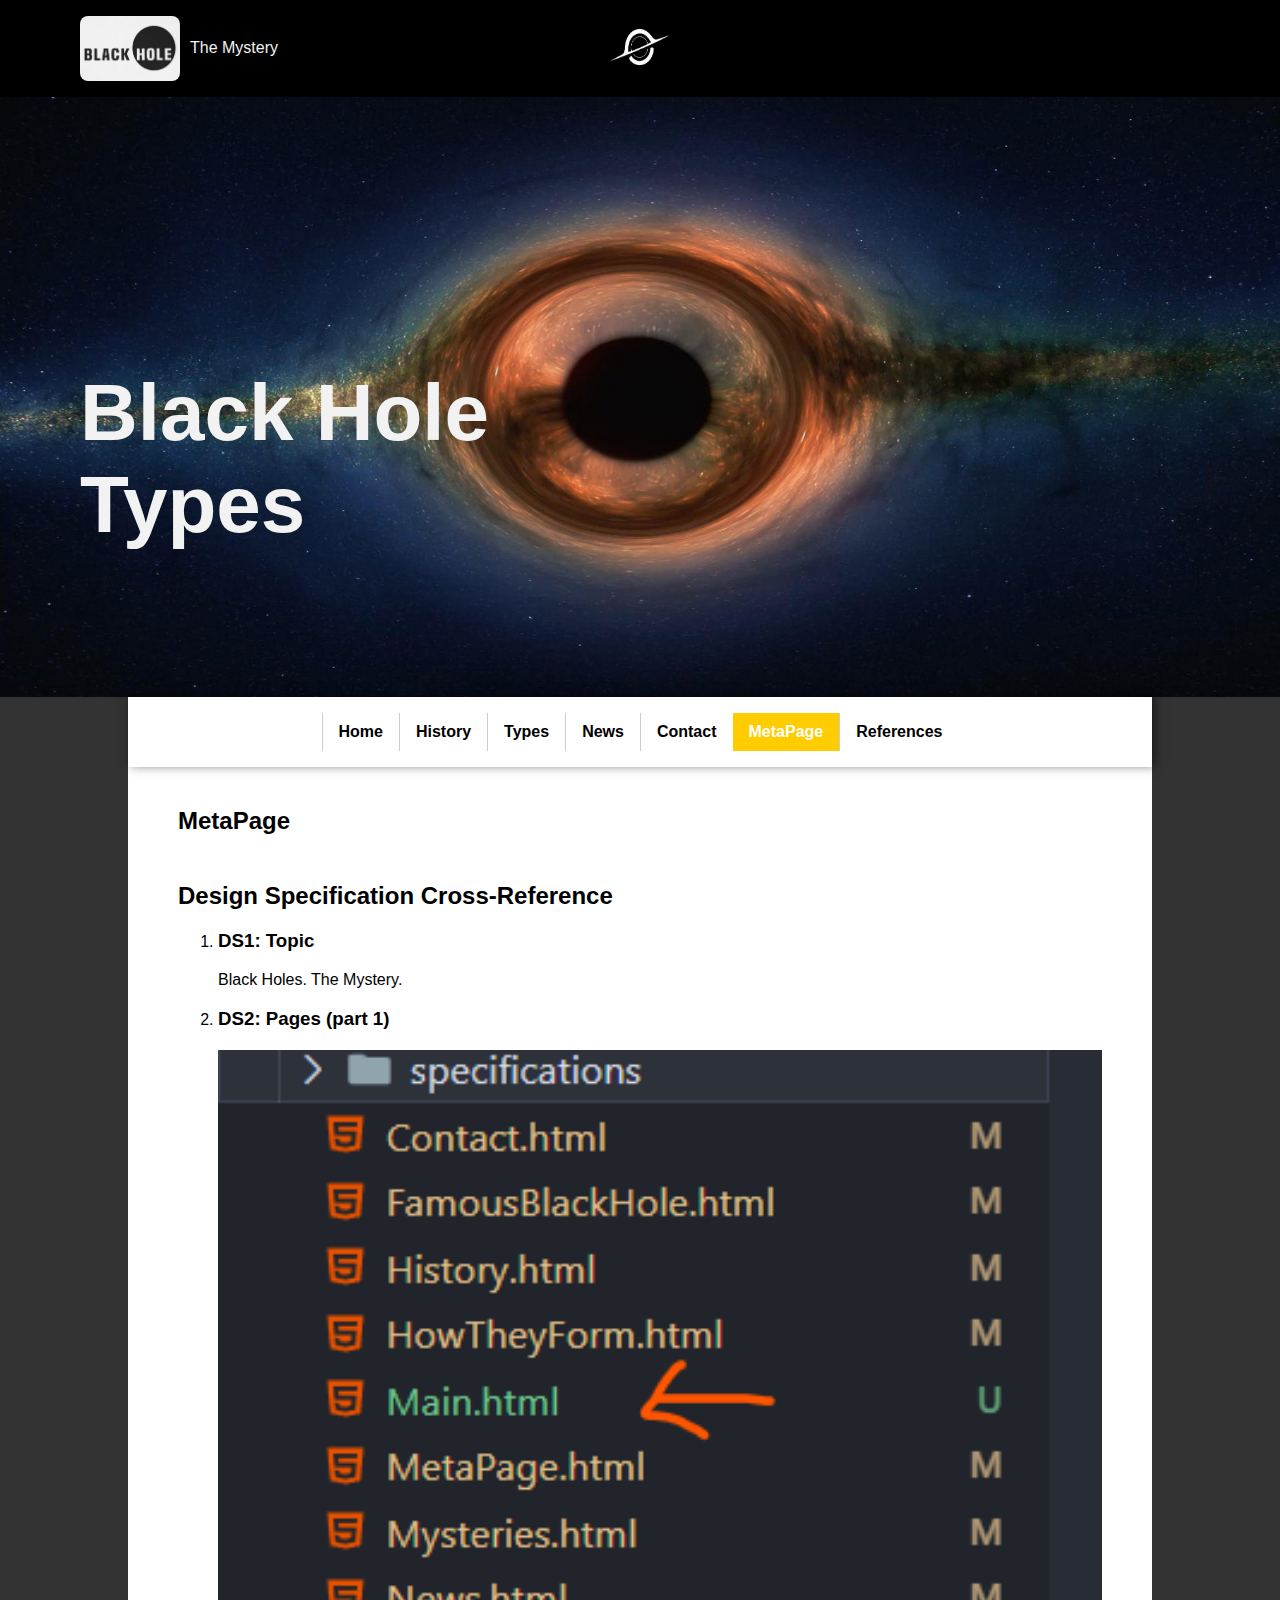
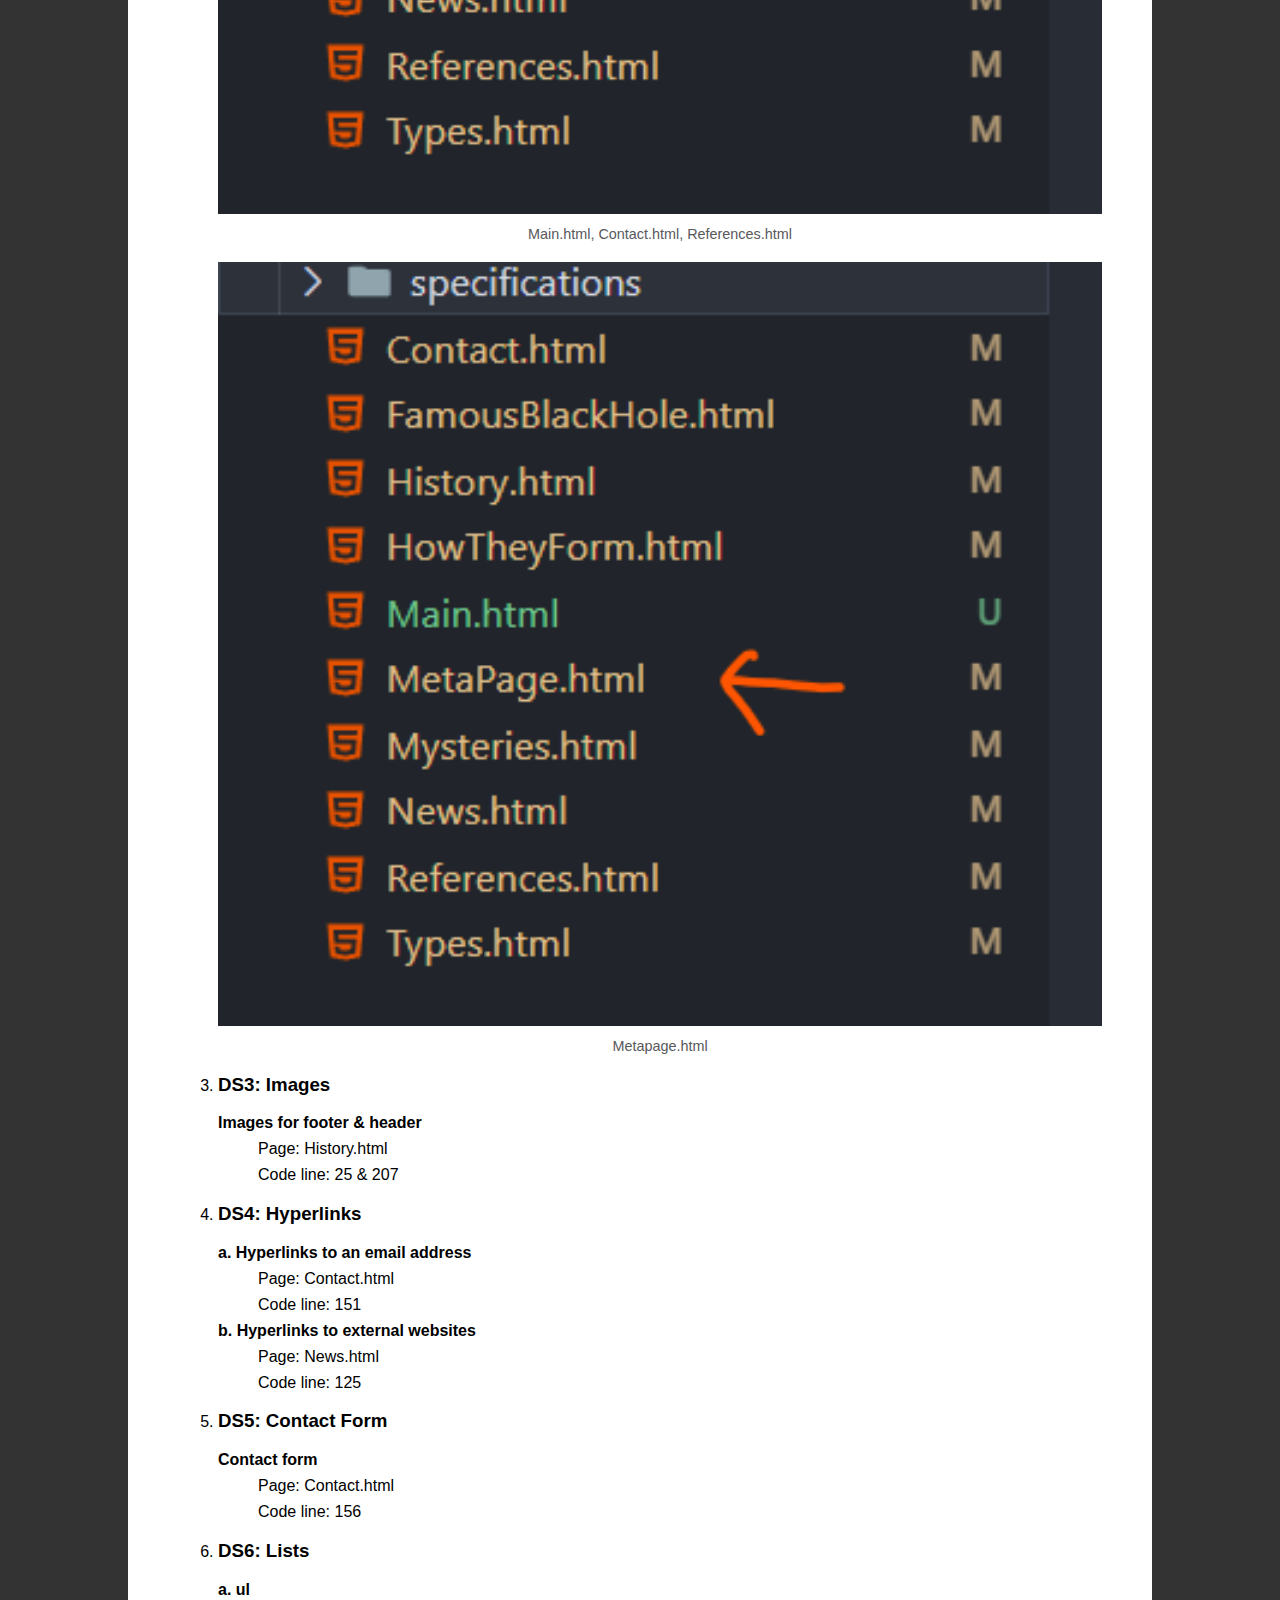
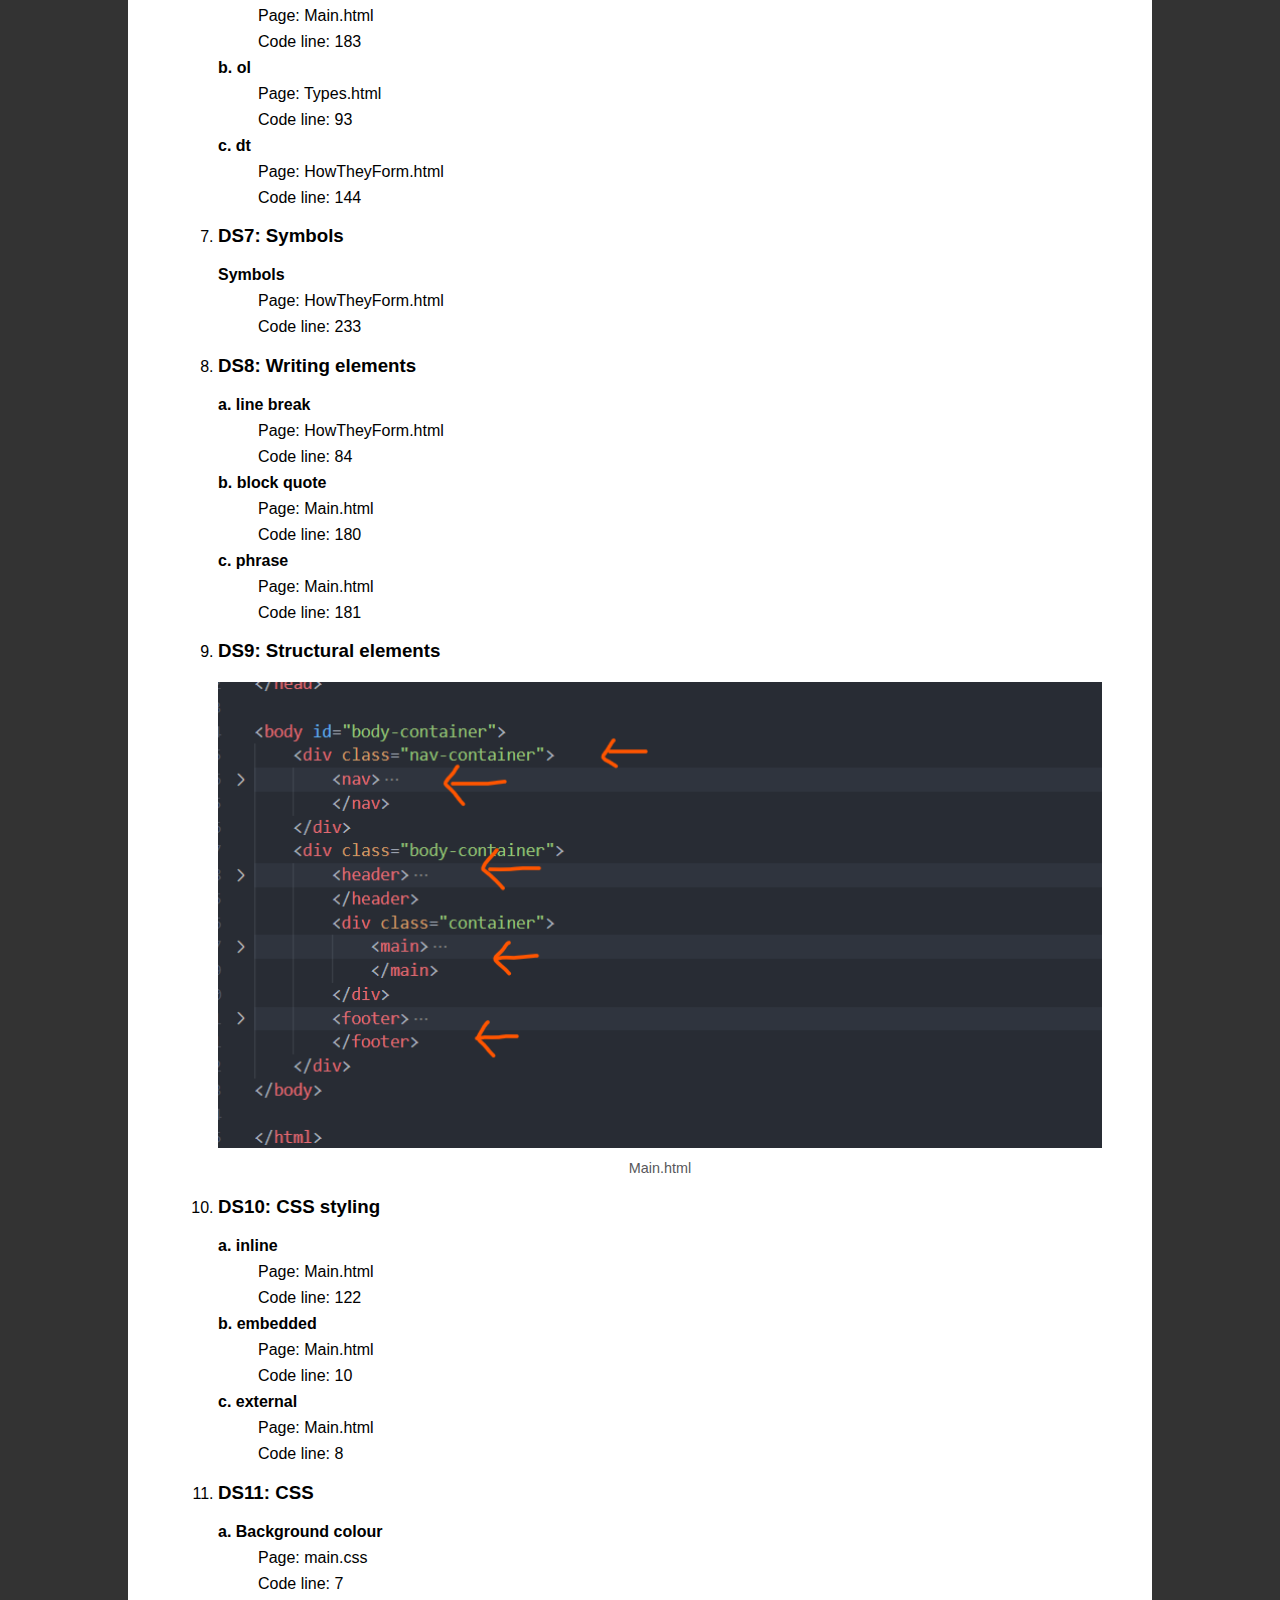
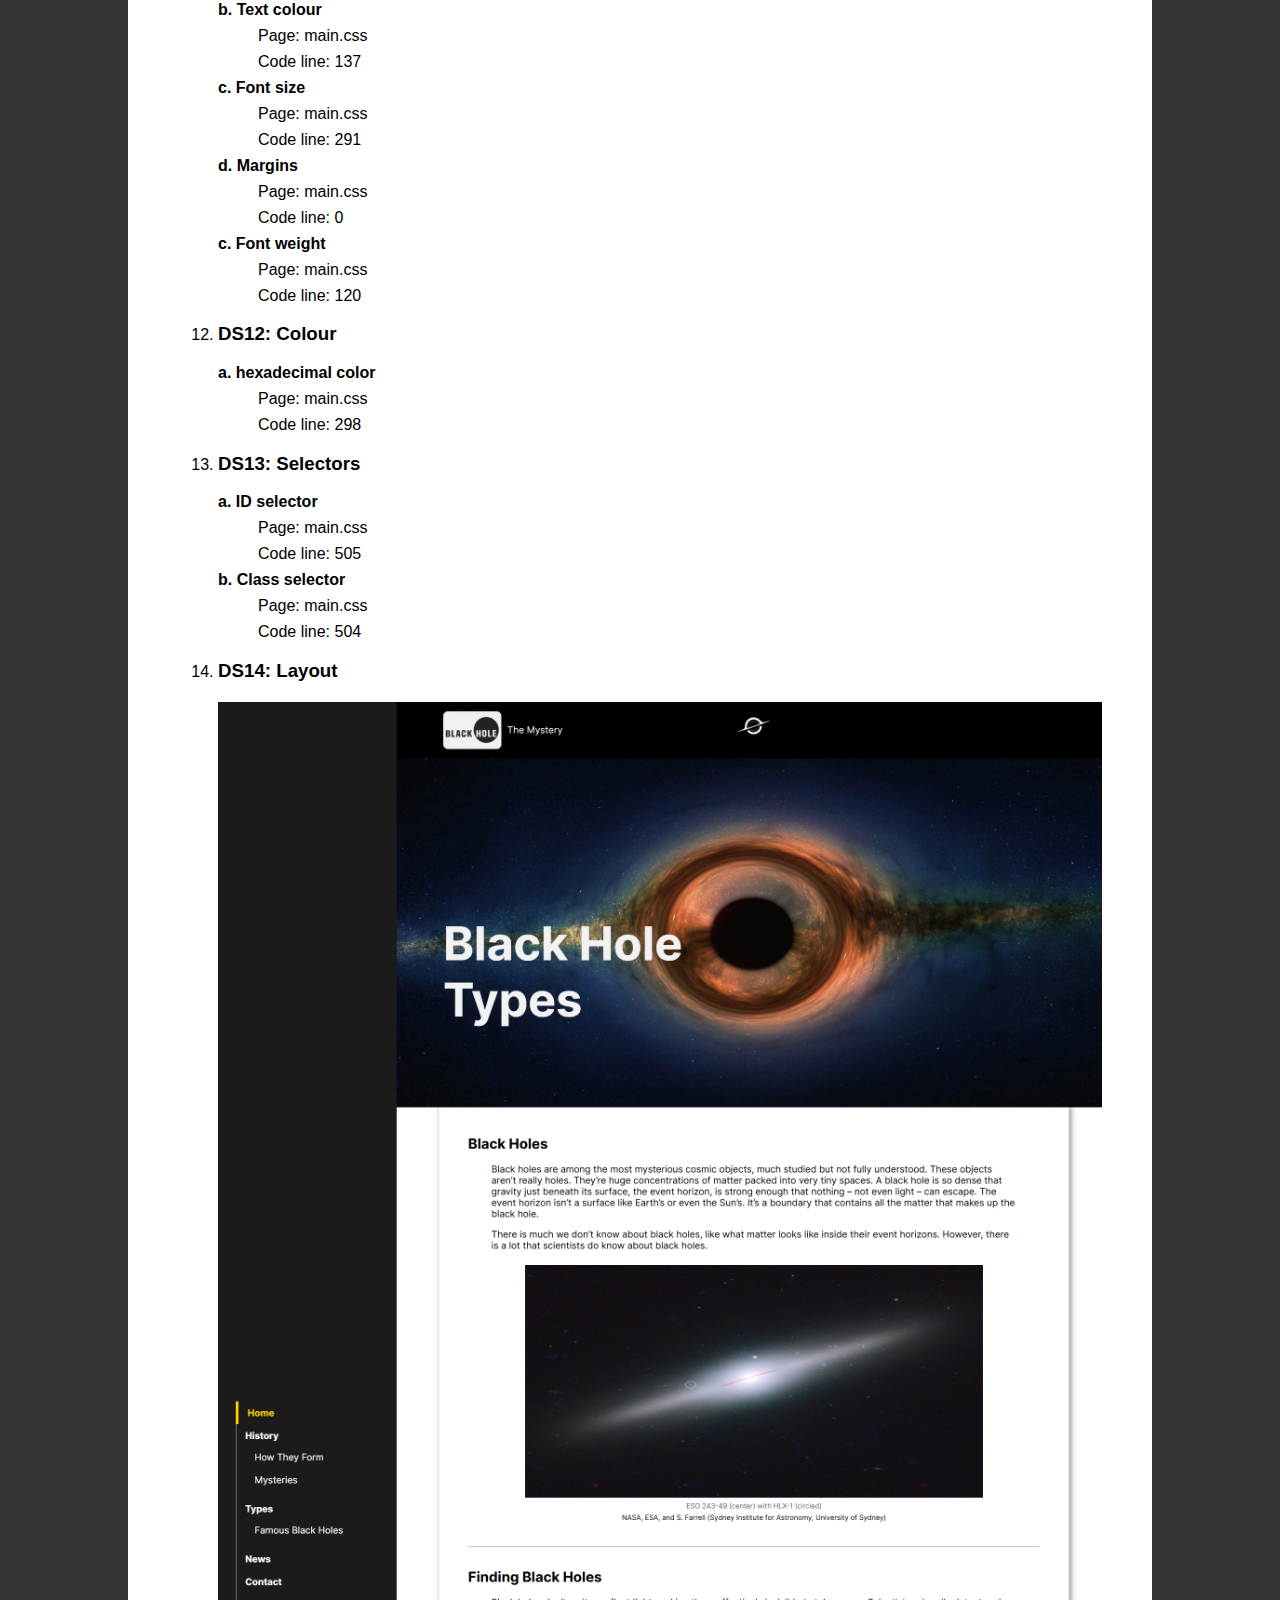
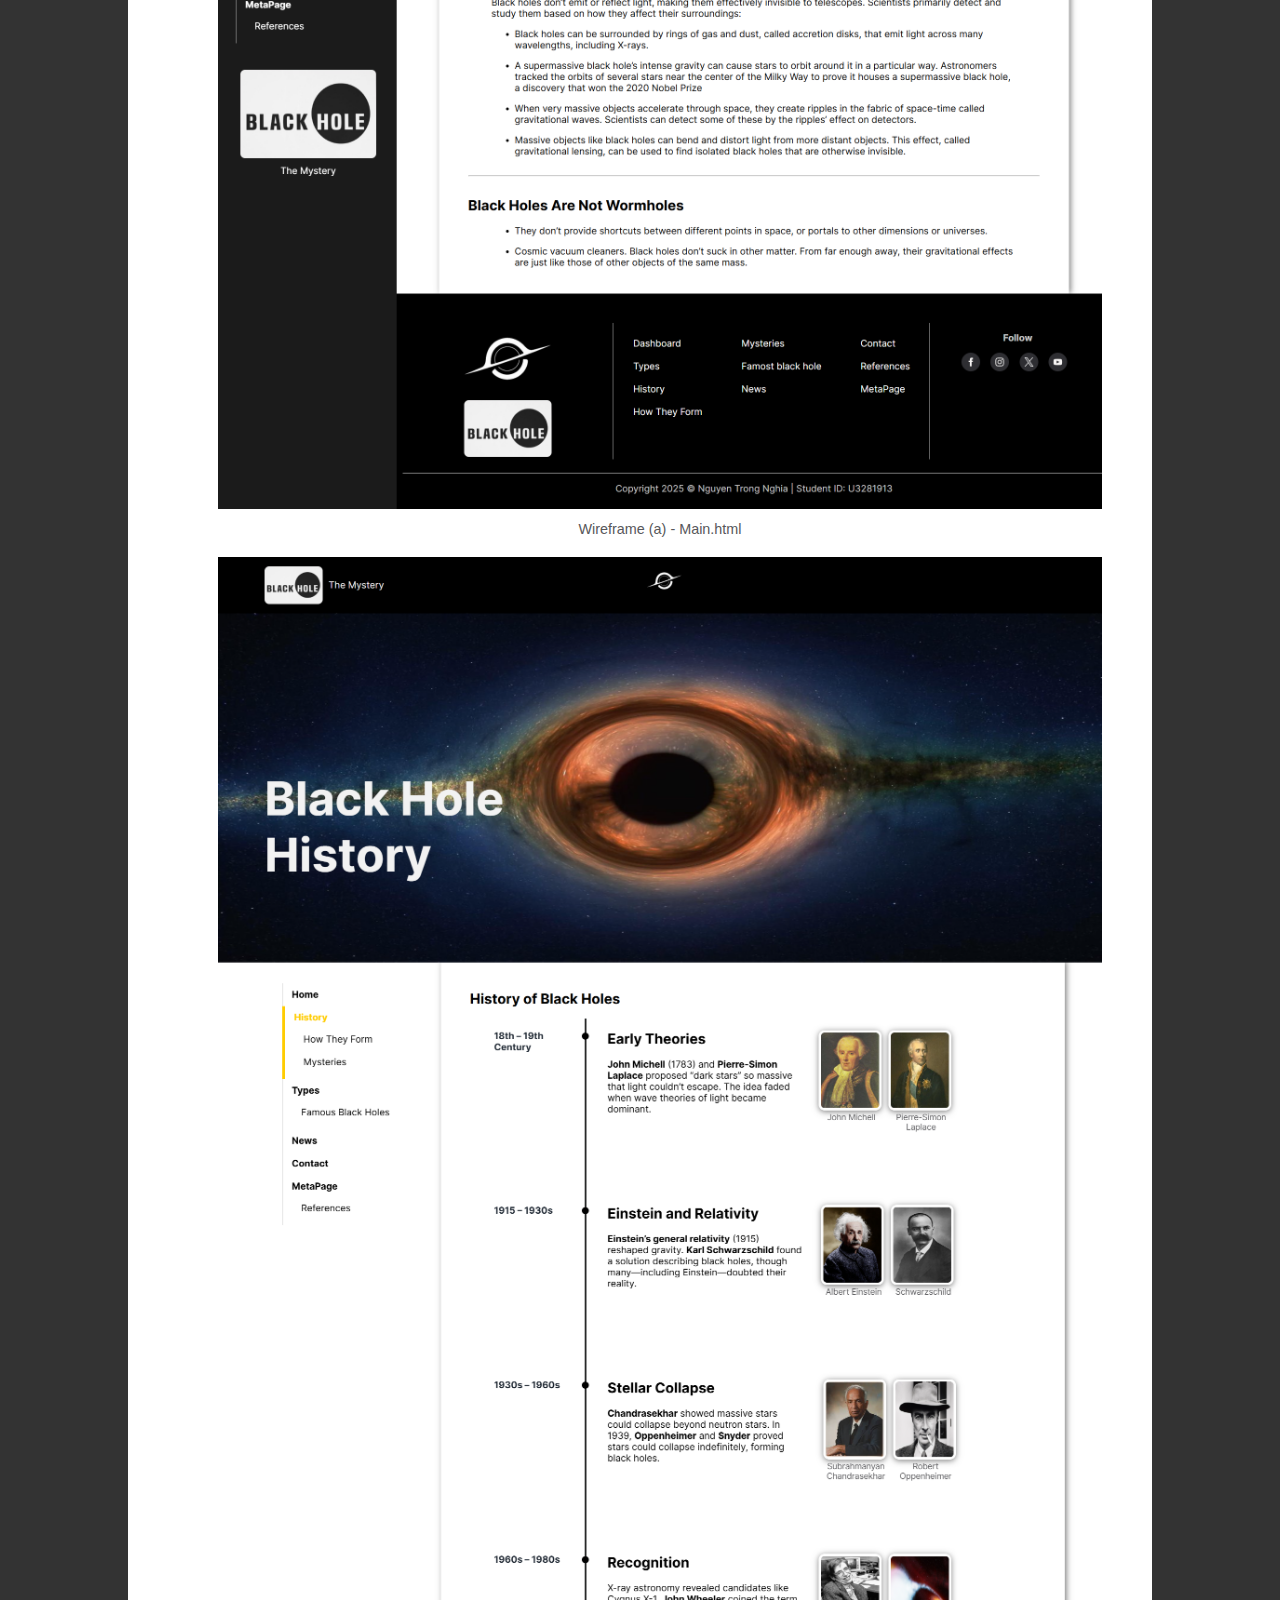
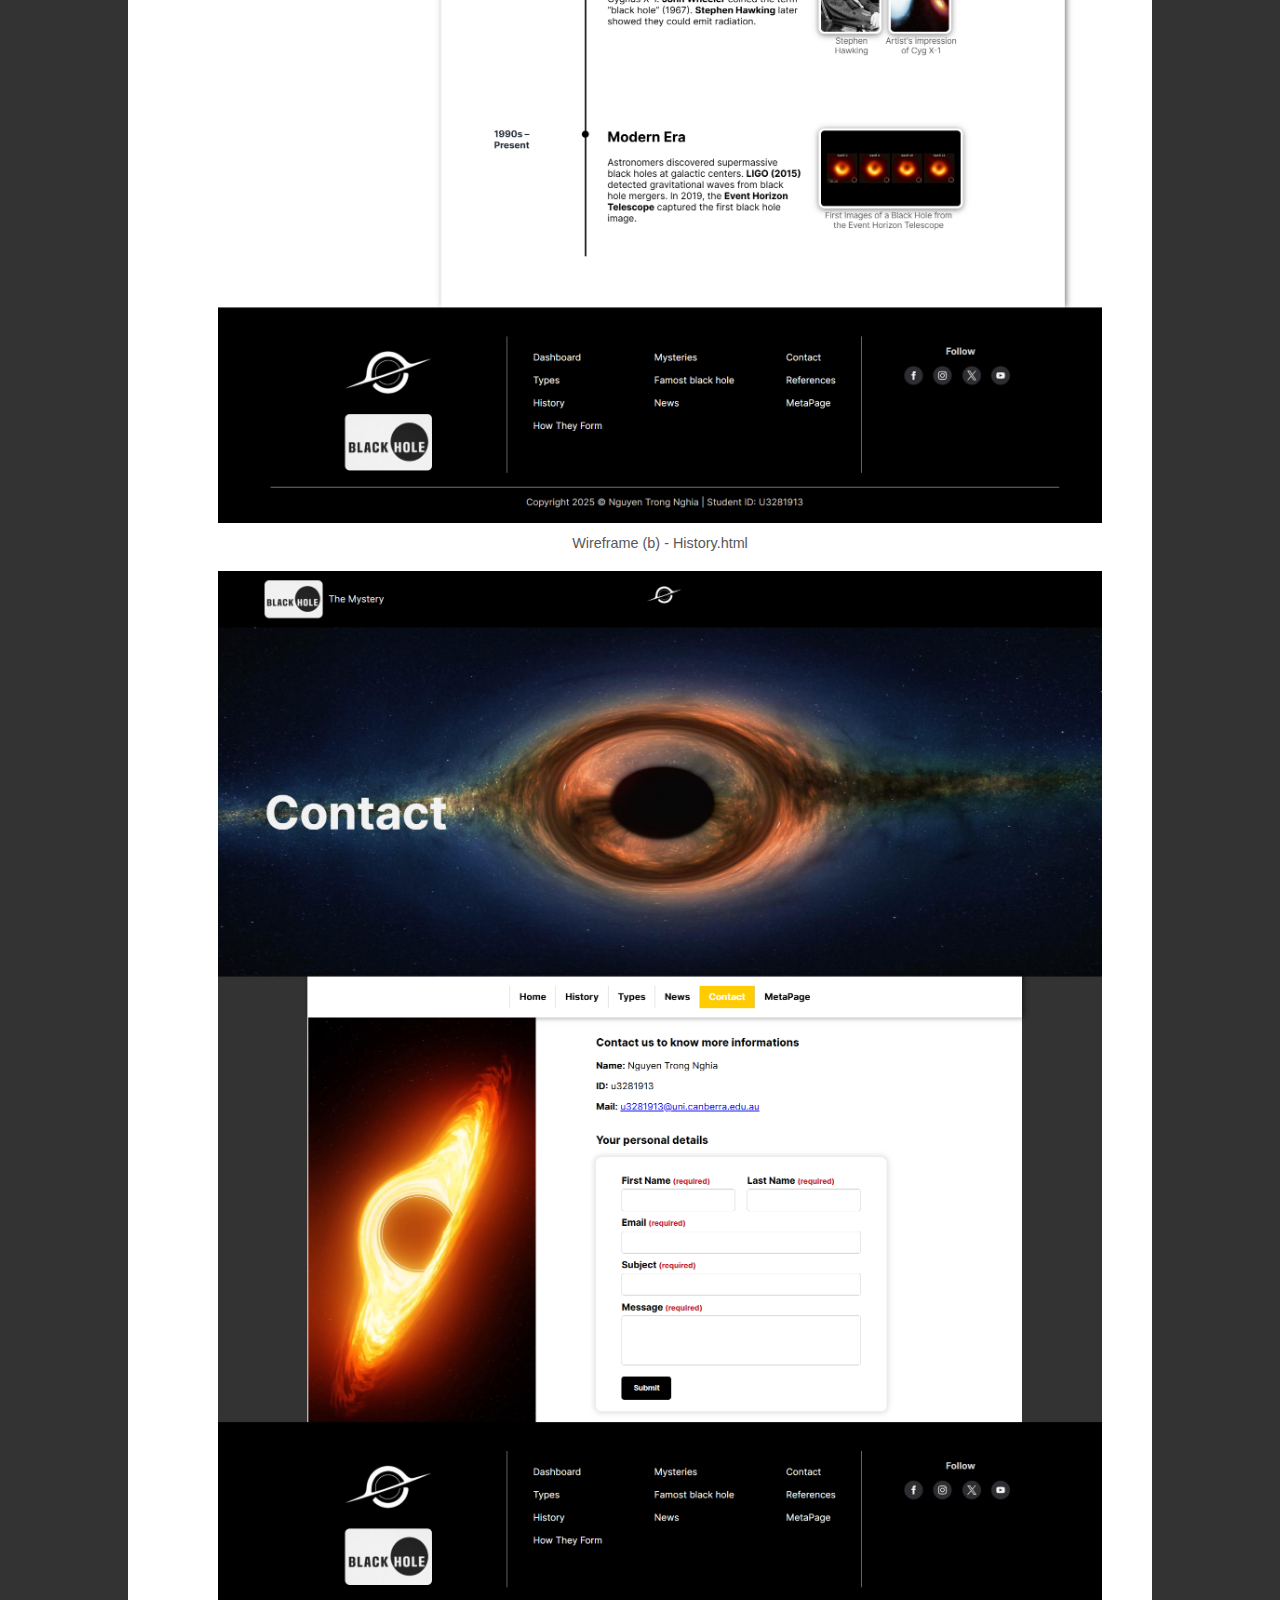
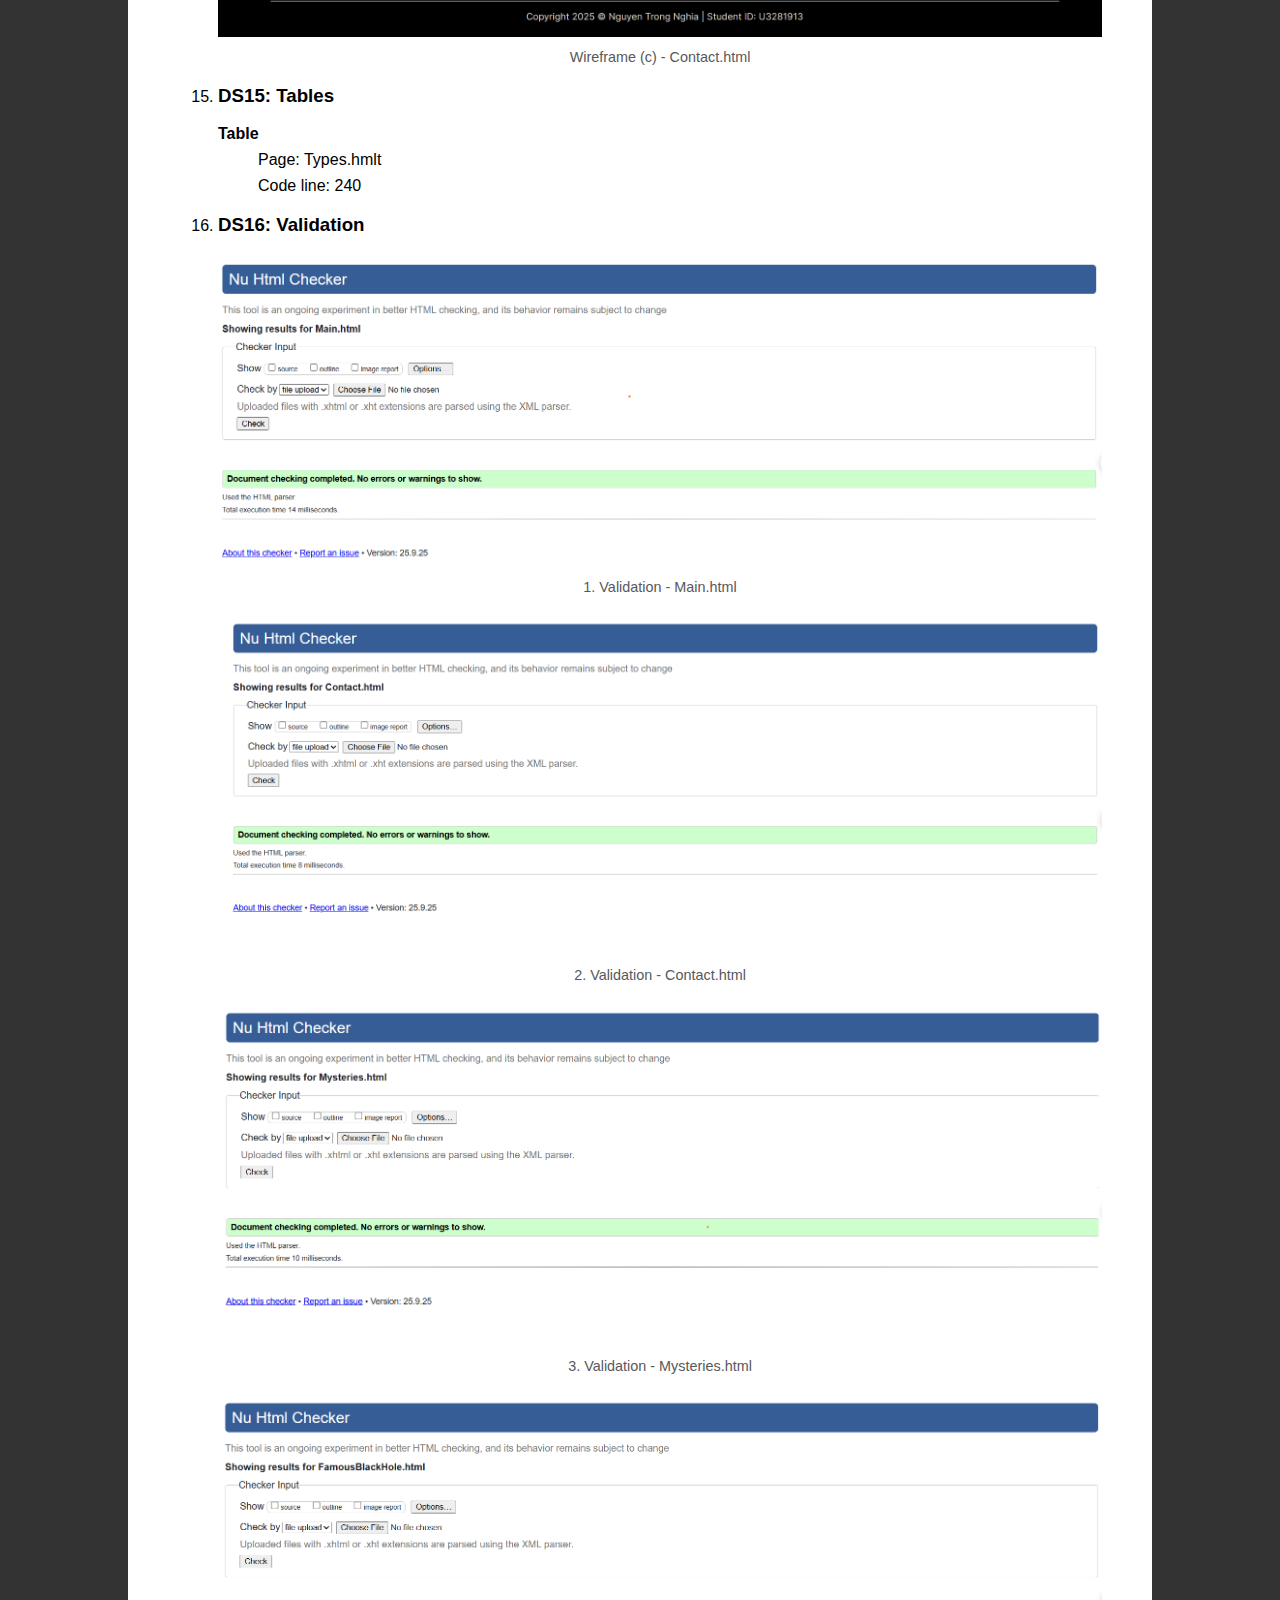
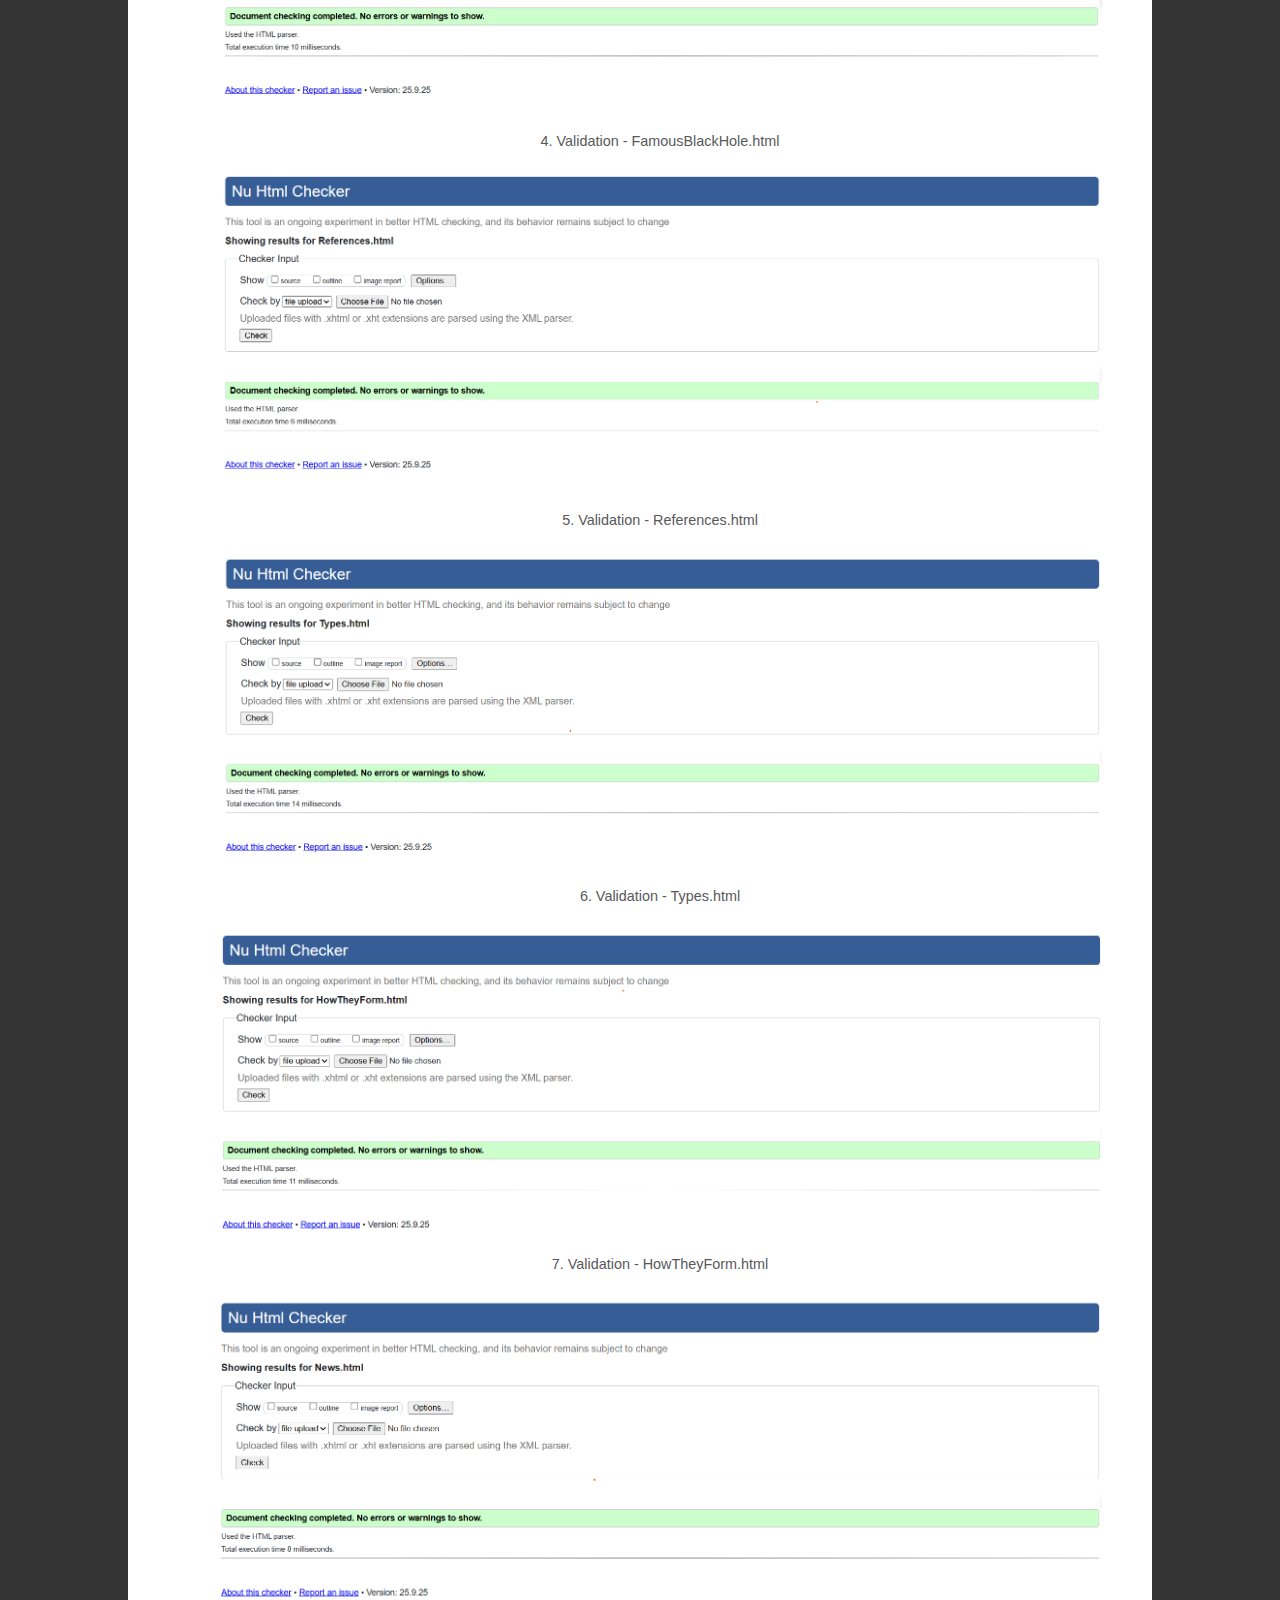
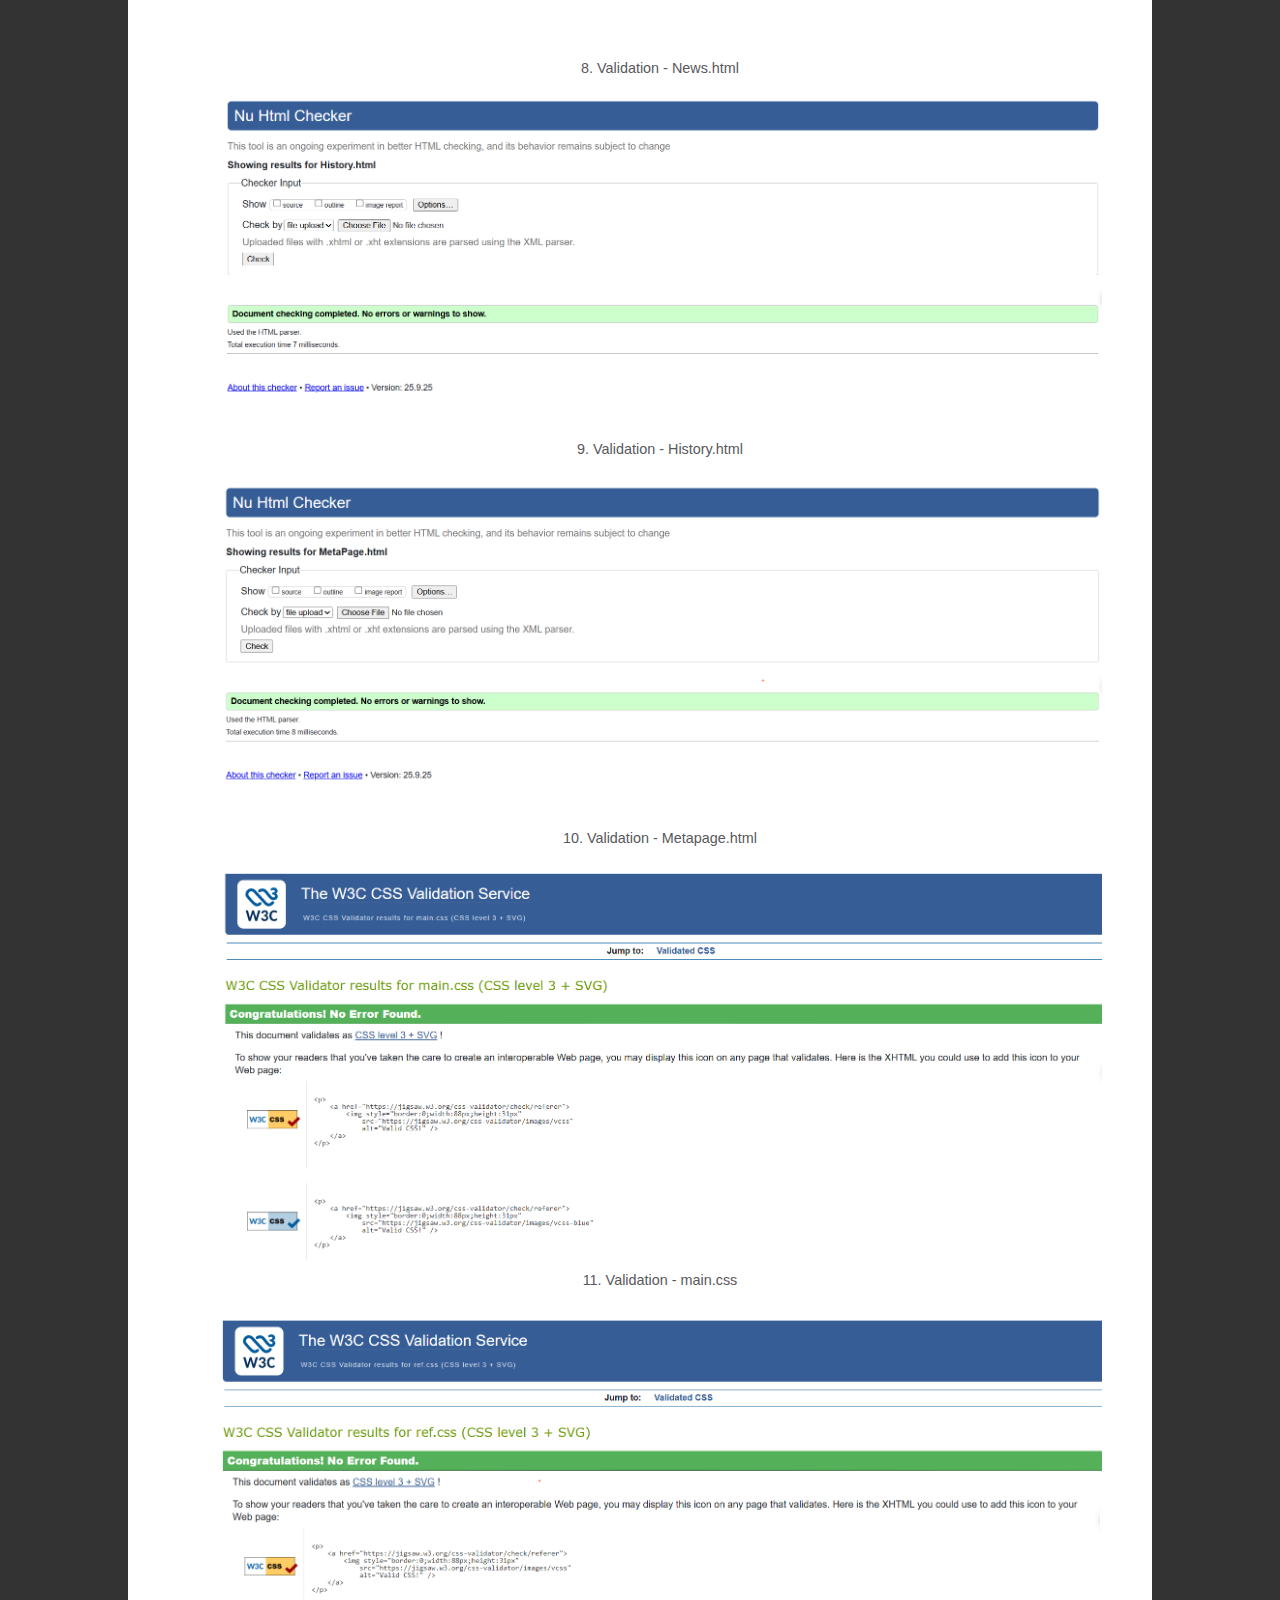
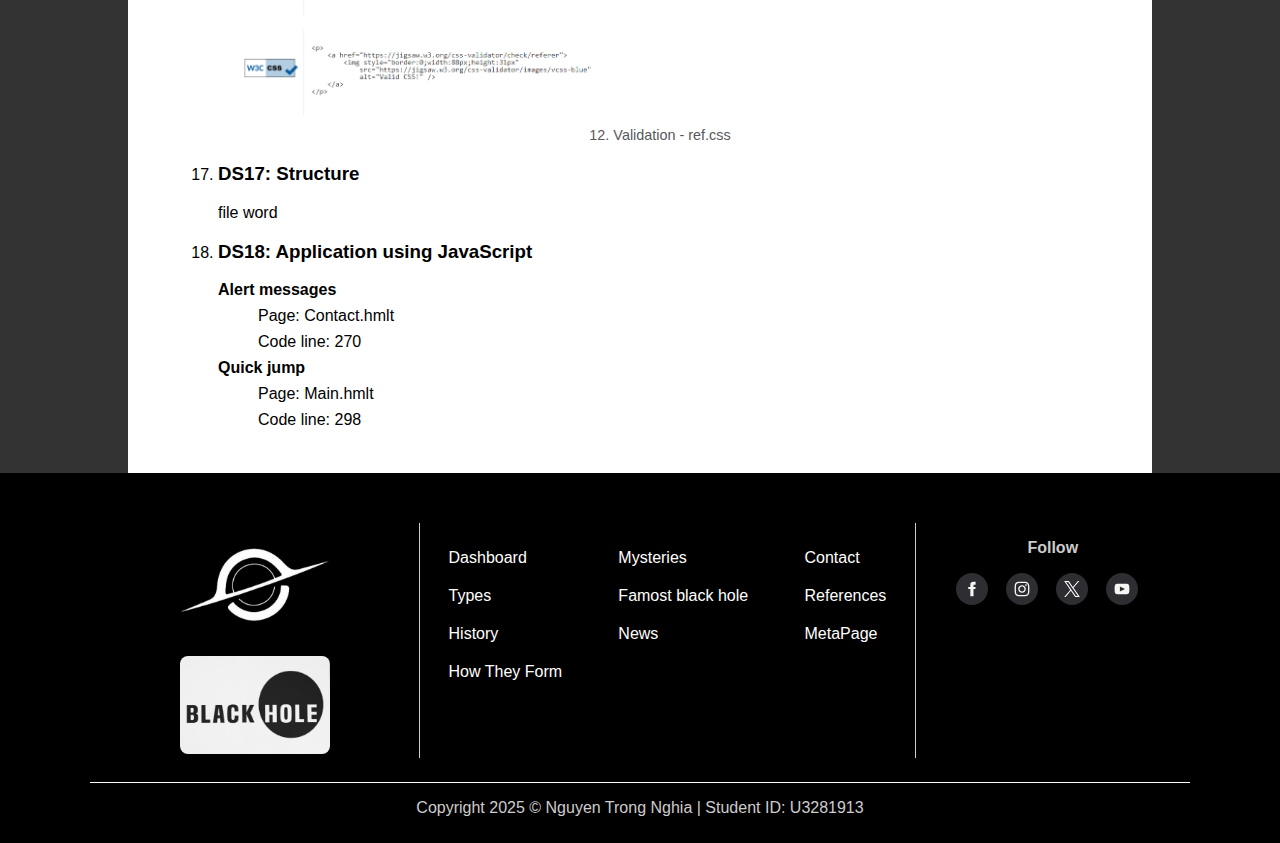
<file: MetaPage.html>
<!DOCTYPE html>
<html lang="en">

<head>
    <meta charset="UTF-8">
    <meta name="viewport" content="width=device-width, initial-scale=1.0">
    <title> Black Hole - MetaPage</title>
    <link rel="stylesheet" href="./css/main.css">
    <link rel="stylesheet" href="./css/ref.css">
    <style>
        img {
            width: 100%;
            height: 100%;
        }

        dt{
            font-weight: bold;
            margin-bottom: 8px;
        }
        dd{
            margin-bottom: 8px;
        }
    </style>
</head>

<body>
    <header>
        <!-- <h1>Dashboard</h1> -->
        <div class="header-container">
            <div class="header-slogan">
                <img src="./images/common/slogan.png" alt="black hole slogan">
                <span style="text-align: center;">The Mystery</span>
            </div>
            <div class="header-logo">
                <img src="./images/common/logo.jpg" alt="black hole logo">
            </div>
            <div class="header-blank"></div>
        </div>
        <div class="header-banner">
            <img src="./images/common/types-of-black-holes-bg.jpg" alt="black hole banner">
            <div class="header-title-container">
                <div class="header-title_details">
                    <div class="header-title">
                        <div class="header-title_h1">
                            <h1>Black Hole Types</h1>
                        </div>
                        <div class="header-title_blank">

                        </div>
                    </div>
                </div>
            </div>
        </div>
    </header>
    <div class="container">
        <nav>
            <ul class="menu">
                <li><a href="./Main.html">Home</a></li>
                <li><a href="./History.html">History</a></li>
                <li><a href="./Types.html">Types</a></li>
                <li><a href="./News.html">News</a></li>
                <li><a href="./Contact.html">Contact</a></li>
                <li class="active-link"><a href="./MetaPage.html">MetaPage</a></li>
                <li><a href="./References.html">References</a></li>
            </ul>
        </nav>
        <main>
            <h2>MetaPage</h2>
            <section id="crossref">
                <h2>Design Specification Cross-Reference</h2>
                <ol>
                    <li class="specification">
                        <h3>DS1: Topic</h3>
                        <div class="specification-details">
                            <p>Black Holes. The Mystery.</p>
                        </div>
                    </li>
                    <li class="specification">
                        <h3>DS2: Pages (part 1)</h3>
                        <div class="specification-details">
                            <figure>
                                <img src="./images/specifications/specification-2a.png" alt="DS2: Pages (part 1)">
                                <figcaption>Main.html, Contact.html, References.html
                                </figcaption>
                            </figure>
                            <figure>
                                <img src="./images/specifications/specification-2b.png" alt="DS2: Pages (part 2)">
                                <figcaption>Metapage.html
                                </figcaption>
                            </figure>
                        </div>
                    </li>
                    <li class="specification">
                        <h3>DS3: Images </h3>
                        <div class="specification-details">
                            <dl>
                                <dt>Images for footer & header</dt>
                                <dd>Page: History.html</dd>
                                <dd>Code line: 25 & 207</dd>
                            </dl>
                        </div>
                    </li>
                    <li class="specification">
                        <h3>DS4: Hyperlinks</h3>
                        <div class="specification-details">
                            <dl>
                                <dt>a. Hyperlinks to an email address</dt>
                                <dd>Page: Contact.html</dd>
                                <dd>Code line: 151</dd>
                                
                                <dt>b. Hyperlinks to external websites</dt>
                                <dd>Page: News.html</dd>
                                <dd>Code line: 125</dd>
                            </dl>
                        </div>
                    </li>
                    <li class="specification">
                        <h3>DS5: Contact Form</h3>
                        <div class="specification-details">
                            <dl>
                                <dt>Contact form</dt>
                                <dd>Page: Contact.html</dd>
                                <dd>Code line: 156</dd>
                            </dl>
                        </div>
                    </li>
                    <li class="specification">
                        <h3>DS6: Lists</h3>
                        <div class="specification-details">
                            <dl>
                                <dt>a. ul</dt>
                                <dd>Page: Main.html</dd>
                                <dd>Code line: 183</dd>
                                
                                <dt>b. ol</dt>
                                <dd>Page: Types.html</dd>
                                <dd>Code line: 93</dd>
                                
                                <dt>c. dt</dt>
                                <dd>Page: HowTheyForm.html</dd>
                                <dd>Code line: 144</dd>
                            </dl>
                        </div>
                    </li>
                    <li class="specification">
                        <h3>DS7: Symbols</h3>
                        <div class="specification-details">
                            <dl>
                                <dt>Symbols</dt>
                                <dd>Page: HowTheyForm.html</dd>
                                <dd>Code line: 233</dd>
                            </dl>
                        </div>
                    </li>
                    <li class="specification">
                        <h3>DS8: Writing elements</h3>
                        <div class="specification-details">
                            <dl>
                                <dt>a. line break</dt>
                                <dd>Page: HowTheyForm.html</dd>
                                <dd>Code line: 84</dd>
                                
                                <dt>b. block quote</dt>
                                <dd>Page: Main.html</dd>
                                <dd>Code line: 180</dd>
                                
                                <dt>c. phrase</dt>
                                <dd>Page: Main.html</dd>
                                <dd>Code line: 181</dd>
                            </dl>
                        </div>
                    </li>
                    <li class="specification">
                        <h3>DS9: Structural elements</h3>
                        <div class="specification-details">
                            <figure>
                                <img src="./images/specifications/specification-9.png" alt="DS9: Structural elements">
                                <figcaption>Main.html
                                </figcaption>
                            </figure>
                        </div>
                    </li>
                    <li class="specification">
                        <h3>DS10: CSS styling</h3>
                        <div class="specification-details">
                            <dl>
                                <dt>a. inline</dt>
                                <dd>Page: Main.html</dd>
                                <dd>Code line: 122</dd>
                                
                                <dt>b. embedded</dt>
                                <dd>Page: Main.html</dd>
                                <dd>Code line: 10</dd>
                                
                                <dt>c. external</dt>
                                <dd>Page: Main.html</dd>
                                <dd>Code line: 8</dd>
                            </dl>
                        </div>
                    </li>
                    <li class="specification">
                        <h3>DS11: CSS </h3>
                        <div class="specification-details">
                            <dl>
                                <dt>a. Background colour</dt>
                                <dd>Page: main.css</dd>
                                <dd>Code line: 7</dd>
                                
                                <dt>b. Text colour </dt>
                                <dd>Page: main.css</dd>
                                <dd>Code line: 137</dd>
                                
                                <dt>c. Font size </dt>
                                <dd>Page: main.css</dd>
                                <dd>Code line: 291</dd>
                                
                                <dt>d. Margins </dt>
                                <dd>Page: main.css</dd>
                                <dd>Code line: 0</dd>
                                
                                <dt>c. Font weight </dt>
                                <dd>Page: main.css</dd>
                                <dd>Code line: 120</dd>
                            </dl>
                        </div>
                    </li>
                    <li class="specification">
                        <h3>DS12: Colour </h3>
                        <div class="specification-details">
                            <dl>
                                <dt>a. hexadecimal color</dt>
                                <dd>Page: main.css</dd>
                                <dd>Code line: 298</dd>
                            </dl>
                        </div>
                    </li>
                    <li class="specification">
                        <h3>DS13: Selectors</h3>
                        <div class="specification-details">
                            <dl>
                                <dt>a. ID selector</dt>
                                <dd>Page: main.css</dd>
                                <dd>Code line: 505</dd>
                                
                                <dt>b. Class selector</dt>
                                <dd>Page: main.css</dd>
                                <dd>Code line: 504</dd>
                            </dl>
                        </div>
                    </li>
                    <li class="specification">
                        <h3>DS14: Layout</h3>
                        <div class="specification-details">
                            <figure>
                                <img src="./images/specifications/specification-14b.png" alt="DS14: Layout - Main.html">
                                <figcaption>Wireframe (a) - Main.html
                                </figcaption>
                            </figure>
                            <figure>
                                <img src="./images/specifications/specification-14c.png" alt="DS14: Layout - Main.html">
                                <figcaption>Wireframe (b) - History.html
                                </figcaption>
                            </figure>
                            <figure>
                                <img src="./images/specifications/specification-14a.png"
                                    alt="DS14: Layout - Contact.html">
                                <figcaption>Wireframe (c) - Contact.html
                                </figcaption>
                            </figure>
                        </div>
                    </li>
                    <li class="specification">
                        <h3>DS15: Tables</h3>
                        <div class="specification-details">
                            <dl>
                                <dt>Table</dt>
                                <dd>Page: Types.hmlt</dd>
                                <dd>Code line: 240</dd>
                            </dl>
                        </div>
                    </li>
                    <li class="specification">
                        <h3>DS16: Validation</h3>
                        <div class="specification-details">
                            <figure>
                                <img src="./images/specifications/specification-16_Main.png" alt="DS14: Layout - Main.html">
                                <figcaption>1. Validation - Main.html
                                </figcaption>
                            </figure>
                           
                            <figure>
                                <img src="./images/specifications/specification-16_Contact.png" alt="DS14: Layout - Contact.html">
                                <figcaption>2. Validation - Contact.html
                                </figcaption>
                            </figure>
                           
                            <figure>
                                <img src="./images/specifications/specification-16_Mysteries.png" alt="DS14: Layout - Mysteries.html">
                                <figcaption>3. Validation - Mysteries.html
                                </figcaption>
                            </figure>
                           
                            <figure>
                                <img src="./images/specifications/specification-16_FamousBlackHole.png" alt="DS14: Layout - FamousBlackHole.html">
                                <figcaption>4. Validation - FamousBlackHole.html
                                </figcaption>
                            </figure>
                            
                            <figure>
                                <img src="./images/specifications/specification-16_References.png" alt="DS14: Layout - References.html">
                                <figcaption>5. Validation - References.html
                                </figcaption>
                            </figure>
                            <figure>
                                <img src="./images/specifications/specification-16_Types.png" alt="DS14: Layout - Types.html">
                                <figcaption>6. Validation - Types.html
                                </figcaption>
                            </figure>
                            <figure>
                                <img src="./images/specifications/specification-16_HowTheyForm.png" alt="DS14: Layout - HowTheyForm.html">
                                <figcaption>7. Validation - HowTheyForm.html
                                </figcaption>
                            </figure>
                            <figure>
                                <img src="./images/specifications/specification-16_News.png" alt="DS14: Layout - News.html">
                                <figcaption>8. Validation - News.html
                                </figcaption>
                            </figure>
                            <figure>
                                <img src="./images/specifications/specification-16_History.png" alt="DS14: Layout - History.html">
                                <figcaption>9. Validation - History.html
                                </figcaption>
                            </figure>
                            <figure>
                                <img src="./images/specifications/specification-16_Metapage.png" alt="DS14: Layout - Metapage.html">
                                <figcaption>10. Validation - Metapage.html
                                </figcaption>
                            </figure>
                            <figure>
                                <img src="./images/specifications/specification-16_main-css.png" alt="DS14: Layout - main.css">
                                <figcaption>11. Validation - main.css
                                </figcaption>
                            </figure>
                            <figure>
                                <img src="./images/specifications/specification-16_ref-css.png" alt="DS14: Layout - ref.css">
                                <figcaption>12. Validation - ref.css
                                </figcaption>
                            </figure>
                           
                        </div>
                    </li>
                    <li class="specification">
                        <h3>DS17: Structure</h3>
                        <div class="specification-details">
                            <p>file word</p>
                        </div>
                    </li>
                    <li class="specification">
                        <h3>DS18: Application using JavaScript</h3>
                        <div class="specification-details">
                            <dl>
                                <dt>Alert messages</dt>
                                <dd>Page: Contact.hmlt</dd>
                                <dd>Code line: 270</dd>
                               
                                <dt>Quick jump</dt>
                                <dd>Page: Main.hmlt</dd>
                                <dd>Code line: 298</dd>
                            </dl>
                        </div>
                    </li>
                </ol>
            </section>

        </main>
    </div>
    <footer>
        <div class="footer-container">
            <div class="footer-details">
                <div class="footer-slogan">
                    <div class="footer-slogan_container">
                        <img class="logo" src="./images/common/logo.jpg" alt="black hole logo">
                        <img class="slogan" src="./images/common/slogan.png" alt="black hole slogan">
                    </div>
                </div>
                <div class="footer-navigate">
                    <ul>
                        <li><a href="./Main.html">Dashboard</a></li>
                        <li><a href="./Types.html">Types</a></li>
                        <li><a href="./History.html">History</a></li>
                        <li><a href="./HowTheyForm.html">How They Form</a></li>
                    </ul>
                    <ul>
                        <li><a href="./Mysteries.html">Mysteries</a></li>
                        <li><a href="./FamousBlackHole.html">Famost black hole</a></li>
                        <li><a href="./News.html">News</a></li>
                    </ul>
                    <ul>
                        <li><a href="./Contact.html">Contact</a></li>
                        <li><a href="./References.html">References</a></li>
                        <li><a href="./MetaPage.html">MetaPage</a></li>
                    </ul>
                </div>
                <div class="footer-contact">
                    <h3 style="font-size: 16px;">Follow</h3>
                    <ul class="footer-contact_icon">
                        <li>
                            <a href="#" title="Facebook">
                                <svg width="9" height="18" viewBox="0 0 9 18" fill="none">
                                    <path
                                        d="M8.55557 4.25966H6.95557C6.31794 4.25966 6.1852 4.52158 6.1852 5.18173V6.63003H8.55557L8.30787 9.0004H6.1852V17.2967H2.62965V9.0004H0.259277V6.63003H2.62965V3.89462C2.62965 1.79803 3.73306 0.704102 6.21957 0.704102H8.55557V4.25966Z"
                                        fill="#F7F5F4"></path>
                                </svg></a>
                        </li>
                        <li>
                            <a href="#" title="Instagram">
                                <svg width="18" height="18" viewBox="0 0 18 18" fill="none">
                                    <path fill-rule="evenodd" clip-rule="evenodd"
                                        d="M4.74015 9.0004C4.74015 11.3542 6.64829 13.2611 9.00089 13.2611C11.3535 13.2611 13.2616 11.353 13.2616 9.0004C13.2616 6.6478 11.3535 4.74084 9.00089 4.74084C6.64829 4.74084 4.74015 6.6478 4.74015 9.0004ZM11.7625 9.00037C11.7625 10.5281 10.524 11.7654 8.9975 11.7654C7.47098 11.7654 6.23247 10.5281 6.23247 9.00037C6.23247 7.47267 7.47098 6.23533 8.9975 6.23533C10.524 6.23533 11.7625 7.47267 11.7625 9.00037Z"
                                        fill="#F7F5F4"></path>
                                    <path
                                        d="M12.4344 4.57255C12.4344 5.12247 12.88 5.5681 13.4299 5.5681C13.9798 5.5681 14.4255 5.12129 14.4255 4.57255C14.4255 4.02262 13.9798 3.57699 13.4299 3.57699C12.88 3.57699 12.4344 4.02262 12.4344 4.57255Z"
                                        fill="#F7F5F4"></path>
                                    <path fill-rule="evenodd" clip-rule="evenodd"
                                        d="M12.4225 17.2469C15.4317 17.1083 17.1111 15.4371 17.2474 12.4208C17.2877 11.5367 17.2972 11.2534 17.2972 9.0004C17.2972 6.74736 17.2877 6.46529 17.2474 5.57995C17.1123 2.57077 15.4388 0.893731 12.4225 0.755065C11.5372 0.713583 11.2539 0.704102 9.00089 0.704102C6.74785 0.704102 6.46578 0.713583 5.58044 0.755065C2.56652 0.892546 0.893034 2.56484 0.754367 5.57995C0.714071 6.46529 0.70459 6.74736 0.70459 9.0004C0.70459 11.2534 0.714071 11.5367 0.754367 12.4208C0.893034 15.4348 2.56533 17.1083 5.58044 17.2469C6.46578 17.2872 6.74785 17.2967 9.00089 17.2967C11.2539 17.2967 11.5372 17.2872 12.4225 17.2469ZM9.00089 2.19981C11.216 2.19981 11.4791 2.20692 12.3538 2.24721C14.6021 2.35032 15.651 3.41699 15.7553 5.64869C15.7944 6.52336 15.8027 6.78529 15.8027 9.0004C15.8027 11.2155 15.7944 11.4786 15.7553 12.3533C15.651 14.5838 14.6044 15.6528 12.3538 15.7548C11.4791 15.7951 11.2172 15.8034 9.00089 15.8034C6.78577 15.8034 6.52266 15.7939 5.64918 15.7548C3.39378 15.6517 2.35081 14.5803 2.2477 12.3533C2.20859 11.4774 2.19911 11.2155 2.19911 9.0004C2.19911 6.78529 2.20859 6.52336 2.2477 5.64869C2.35081 3.41581 3.39852 2.35032 5.64918 2.24721C6.52385 2.2081 6.78577 2.19981 9.00089 2.19981Z"
                                        fill="#F7F5F4"></path>
                                </svg></a>
                        </li>
                        <li>
                            <a href="#" title="X">
                                <svg width="1200" height="1227" viewBox="0 0 1200 1227" fill="none">
                                    <path
                                        d="M714.163 519.284L1160.89 0H1055.03L667.137 450.887L357.328 0H0L468.492 681.821L0 1226.37H105.866L515.491 750.218L842.672 1226.37H1200L714.137 519.284H714.163ZM569.165 687.828L521.697 619.934L144.011 79.6944H306.615L611.412 515.685L658.88 583.579L1055.08 1150.3H892.476L569.165 687.854V687.828Z"
                                        fill="white"></path>
                                </svg></a>
                        </li>
                        <li>
                            <a href="#" title="YouTube">
                                <svg width="18" height="12" viewBox="0 0 18 12" fill="none">
                                    <path fill-rule="evenodd" clip-rule="evenodd"
                                        d="M3.73629 11.7981C6.224 11.9687 11.773 11.9687 14.2643 11.7981C16.9594 11.6132 17.2759 10.3012 17.2972 6.00015C17.2759 1.7074 16.963 0.387108 14.2643 0.202219C11.7742 0.0315521 6.224 0.0315521 3.73629 0.202219C1.04237 0.387108 0.724738 1.69911 0.70459 6.00015C0.724738 10.2929 1.03881 11.6132 3.73629 11.7981ZM6.6283 3.22455L12.4559 5.99552L6.6283 8.77596V3.22455Z"
                                        fill="#F7F5F4"></path>
                                </svg></a>
                        </li>
                    </ul>
                </div>
            </div>
            <div class="footer-copywright">
                <p>Copyright 2025 &copy; Nguyen Trong Nghia | Student ID: U3281913</p>
            </div>
        </div>

    </footer>
</body>

</html>
</file>
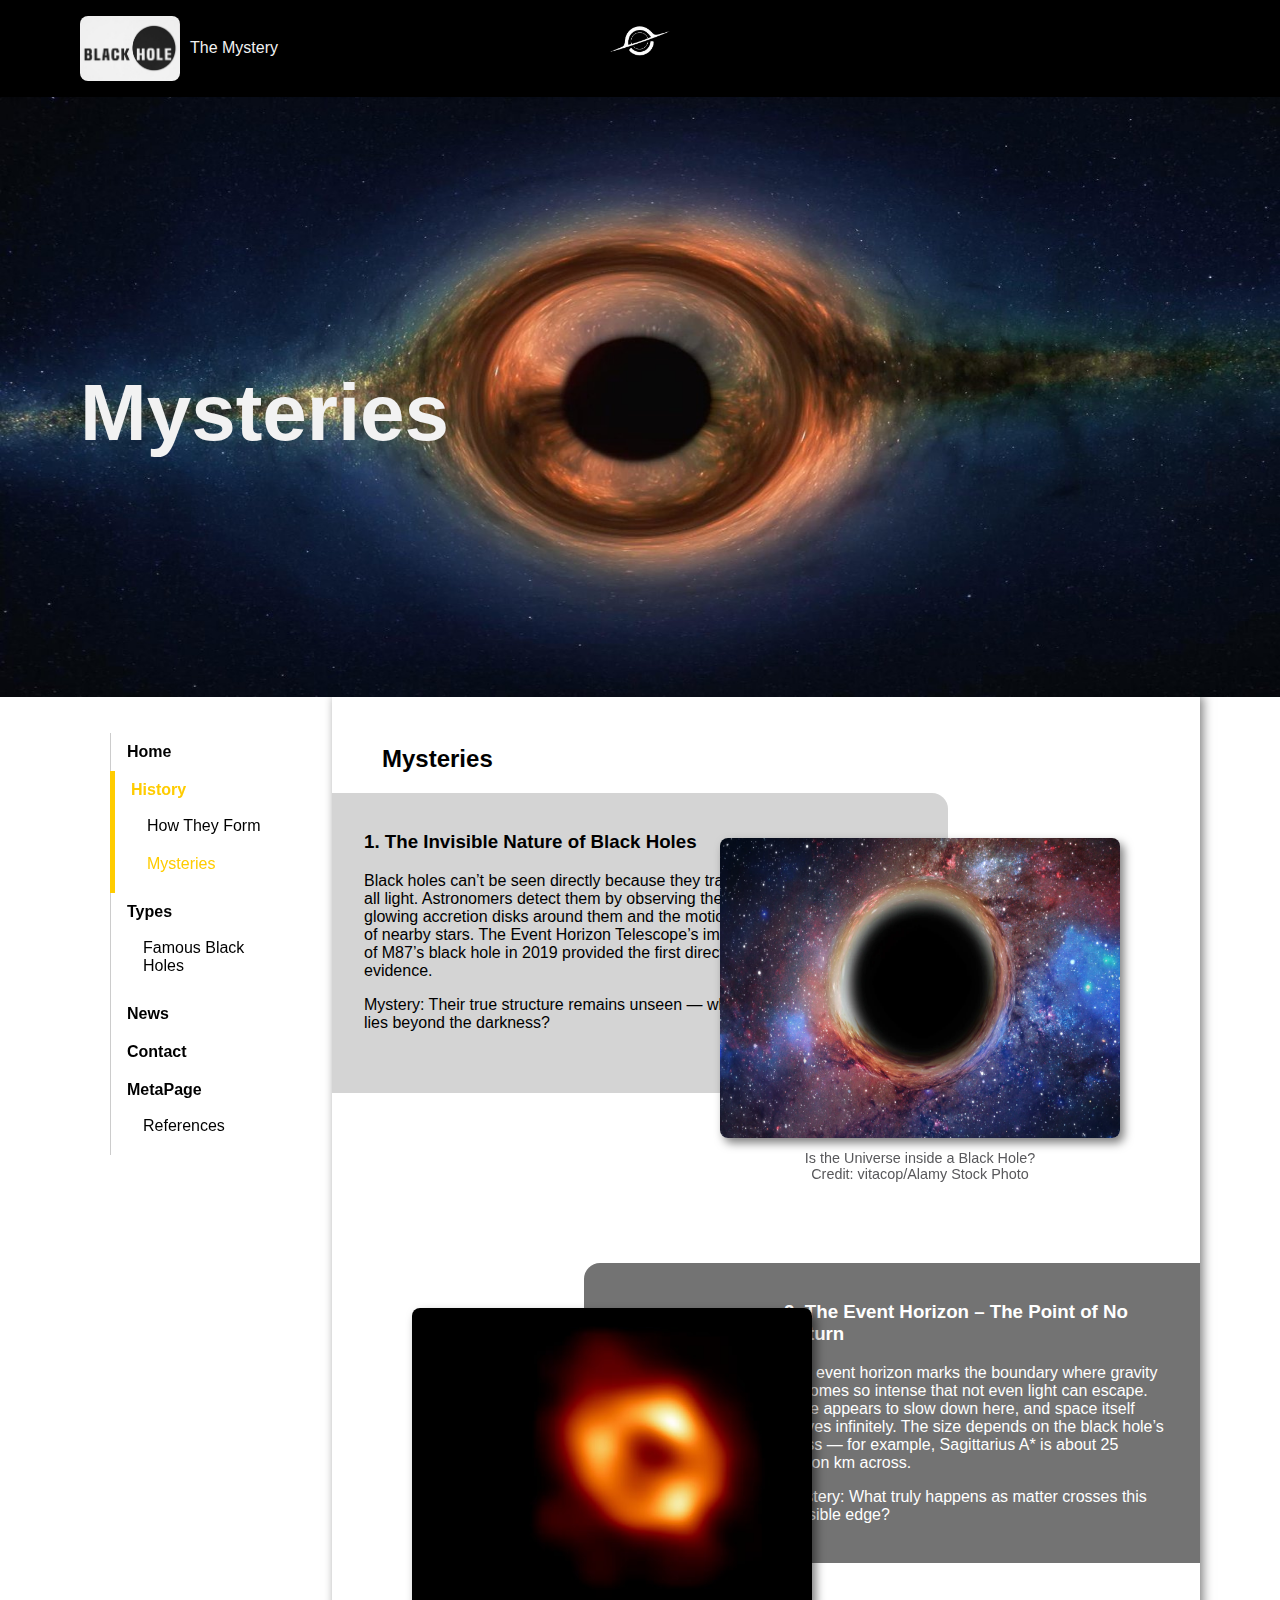
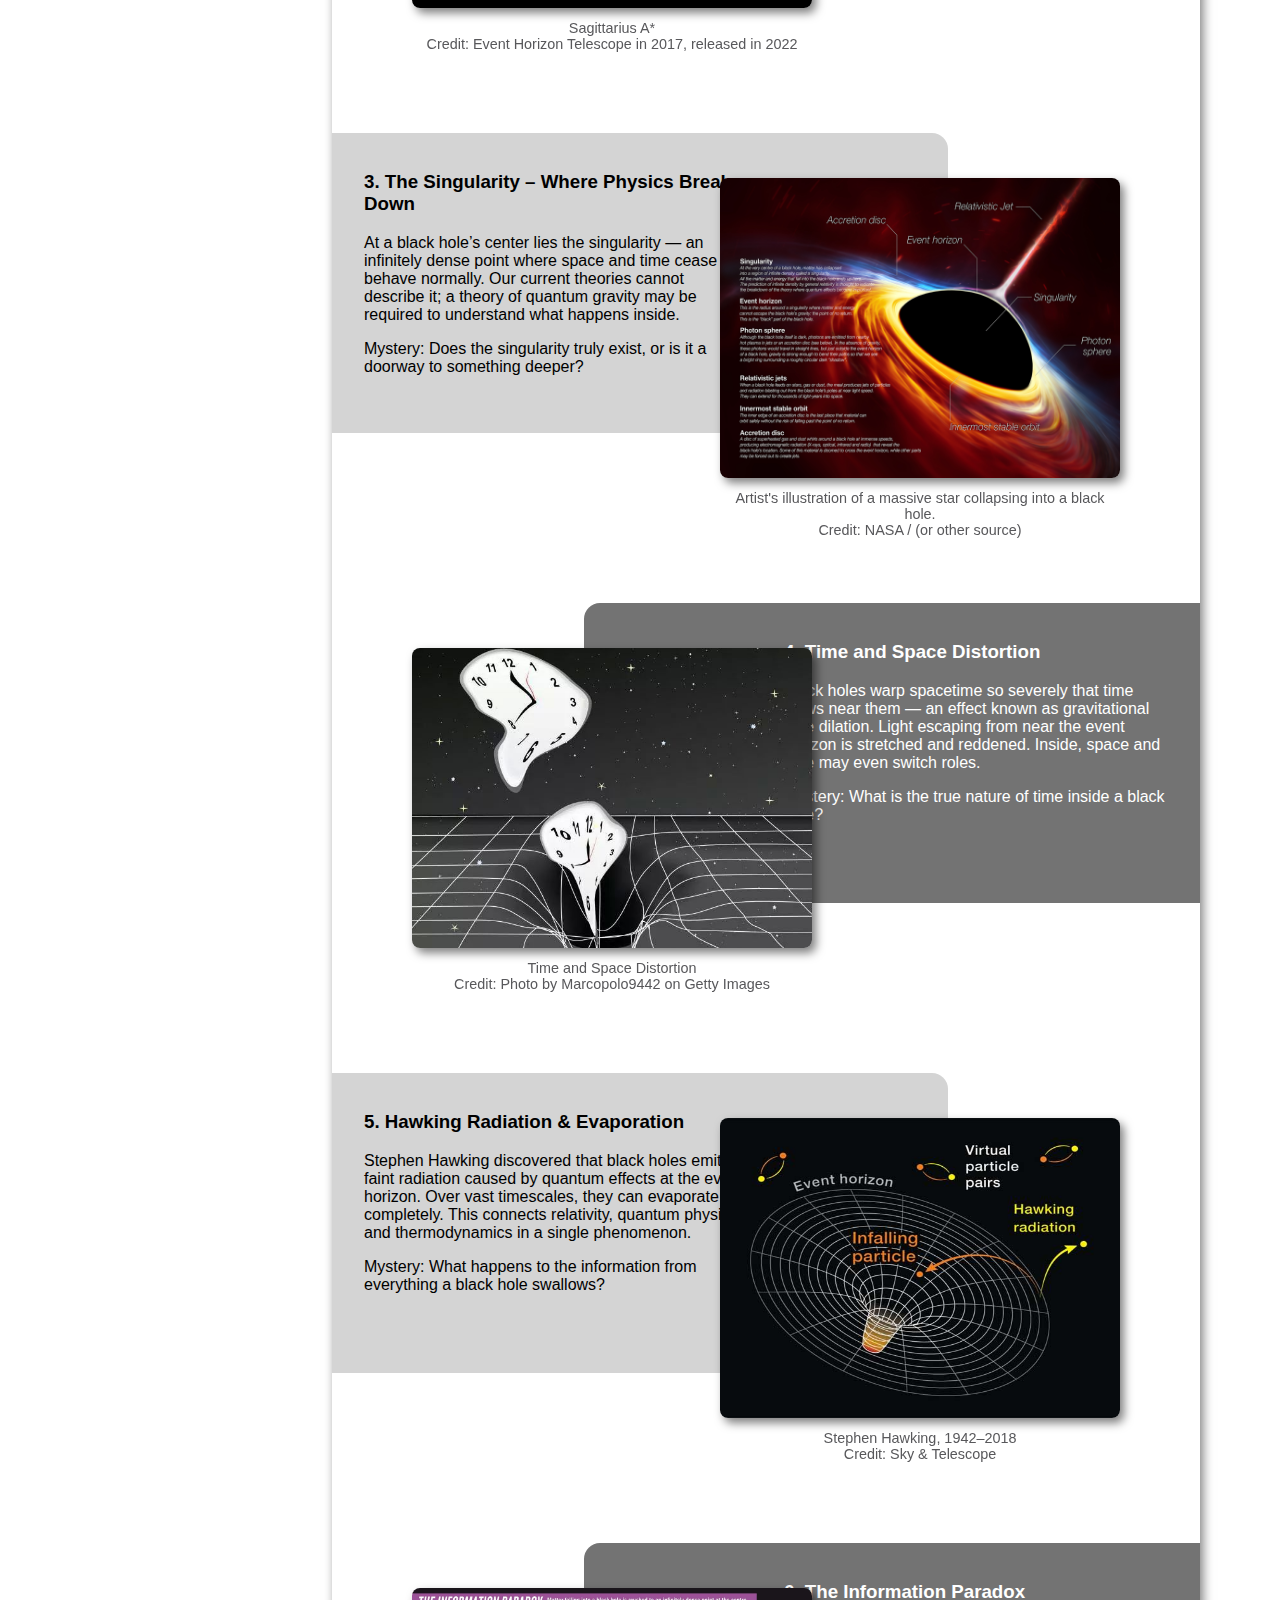
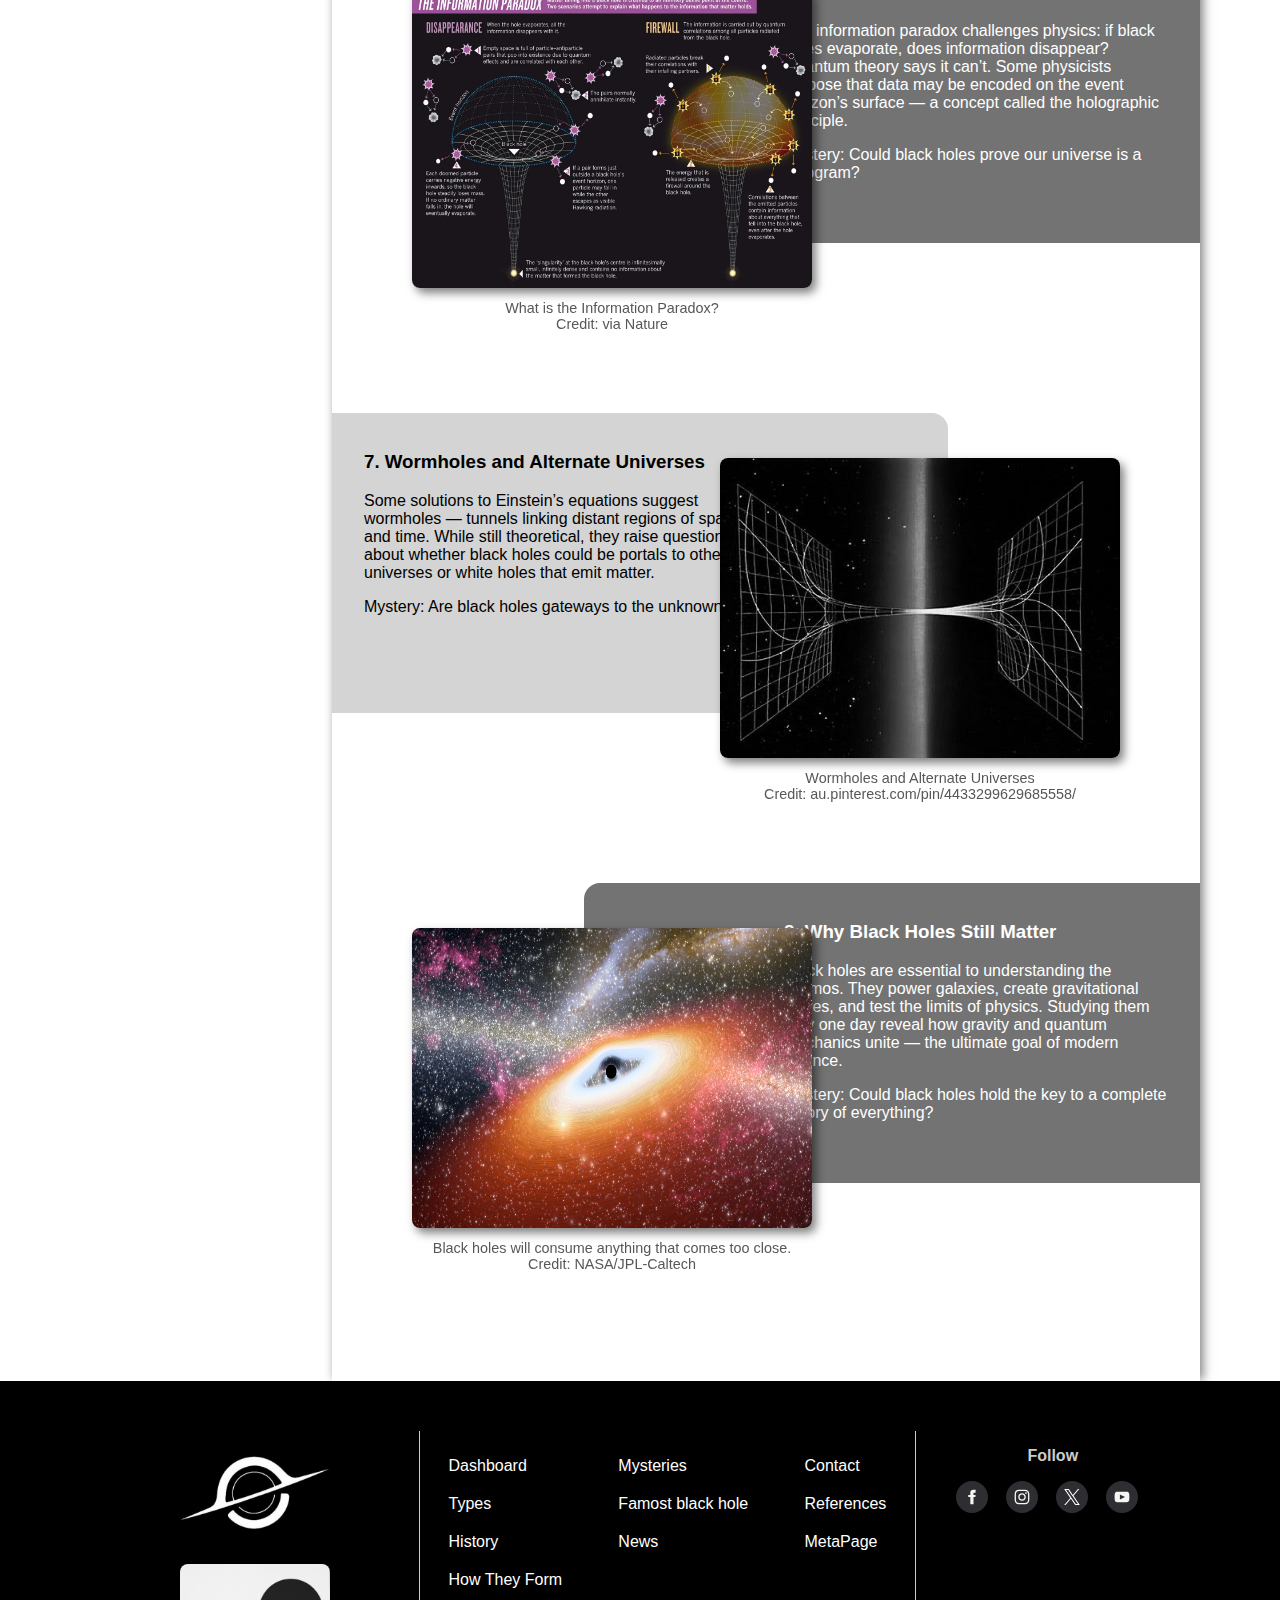
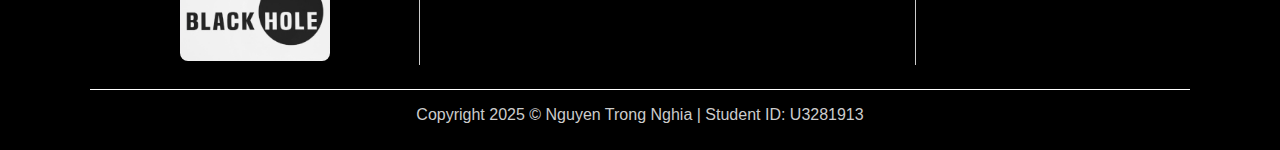
<file: Mysteries.html>
<!DOCTYPE html>
<html lang="en">

<head>
    <meta charset="UTF-8">
    <meta name="viewport" content="width=device-width, initial-scale=1.0">
    <title>Black Hole - Mysteries</title>
    <link rel="stylesheet" href="./css/main.css">
    <style>
        .mystery-item {
            margin-bottom: 170px;
            position: relative;
            display: flex;
            height: 300px;
        }

        .mystery-item:nth-child(odd) {
            justify-content: end;
        }

        .mystery-item:nth-child(even) .mystery-item_details {
            background-color: #D4D4D4;
            color: #000;
            border-bottom-right-radius: 16px;
            border-top-right-radius: 16px;
            left: -50px;
            padding-right: 200px !important;
        }

        .mystery-item:nth-child(even) .mystery-item_image {
            right: 30px;
            top: 25px;
        }

        .mystery-item:nth-child(odd) .mystery-item_details {
            background-color: #737373;
            color: #fff;
            border-bottom-left-radius: 16px;
            border-top-left-radius: 16px;
            right: -50px;
            padding-left: 200px !important;
        }

        .mystery-item:nth-child(odd) .mystery-item_image {
            left: 30px;
            top: 25px;
        }

        .mystery-item img {
            width: 100%;
            height: 100%;
            border-radius: 8px;
            box-shadow: 4px 5px 10px rgba(0, 0, 0, 0.5);
        }

        .mystery-item_details {
            position: relative;
            width: 50%;
            padding: 20px 32px;
        }

        .mystery-item_image {
            position: absolute;
            width: 400px;
            height: 300px;
        }

        .mystery-item_image figure {
            width: 100%;
            height: 100%;
        }
    </style>
</head>

<body>
    <header>
        <!-- <h1>Dashboard</h1> -->
        <div class="header-container">
            <div class="header-slogan">
                <img src="./images/common/slogan.png" alt="black hole slogan">
                <span style="text-align: center;">The Mystery</span>
            </div>
            <div class="header-logo">
                <img src="./images/common/logo.jpg" alt="black hole logo">
            </div>
            <div class="header-blank"></div>
        </div>
        <div class="header-banner">
            <img src="./images/common/types-of-black-holes-bg.jpg" alt="black hole banner">
            <div class="header-title-container">
                <div class="header-title_details">
                    <div class="header-title">
                        <div class="header-title_h1">
                            <h1>Mysteries</h1>
                        </div>
                        <div class="header-title_blank">

                        </div>
                    </div>
                </div>
            </div>
        </div>
    </header>
    <div class="container">
        <nav>
            <ul class="menu">
                <li><a href="./Main.html">Home</a></li>
                <li class="active-link">
                    <a href="./History.html">History</a>
                    <ul class="sub-menu">
                        <li class="sub-link"><a href="./HowTheyForm.html">How They Form</a></li>
                        <li class="sub-link active-link"><a href="./Mysteries.html">Mysteries</a></li>
                    </ul>
                </li>
                <li>
                    <a href="./Types.html">Types</a>
                    <ul class="sub-menu">
                        <li class="sub-link"><a href="./FamousBlackHole.html">Famous Black Holes</a></li>
                    </ul>
                </li>
                <li><a href="./News.html">News</a></li>
                <li><a href="./Contact.html">Contact</a></li>

                <li>
                    <a href="./MetaPage.html">MetaPage</a>
                    <ul class="sub-menu">
                        <li class="sub-link"><a href="./References.html">References</a></li>
                    </ul>
                </li>
            </ul>
        </nav>
        <main>
            <section>
                <h2>Mysteries</h2>
                <div class="mystery-item">
                    <div class="mystery-item_details">
                        <h3>1. The Invisible Nature of Black Holes</h3>
                        <p>Black holes can’t be seen directly because they trap all light. Astronomers detect them by
                            observing
                            the glowing accretion disks around them and the motion of nearby stars. The Event Horizon
                            Telescope’s image of M87’s black hole in 2019 provided the first direct evidence.</p>
                        <p class="mystery">Mystery: Their true structure remains unseen — what lies beyond the darkness?
                        </p>
                    </div>
                    <div class="mystery-item_image">
                        <figure>
                            <img src="./images/black-holes/what-inside.png" alt="Is the Universe inside a Black Hole?">
                            <figcaption>Is the Universe inside a Black Hole?
                                <br>Credit: vitacop/Alamy Stock Photo
                            </figcaption>
                        </figure>
                    </div>
                </div>
                <div class="mystery-item">
                    <div class="mystery-item_details">
                        <h3>2. The Event Horizon – The Point of No Return</h3>
                        <p>The event horizon marks the boundary where gravity becomes so intense that not even light can
                            escape. Time appears to slow down here, and space itself curves infinitely. The size depends
                            on the black hole’s mass — for example, Sagittarius A* is about 25 million km across.</p>
                        <p class="mystery">Mystery: What truly happens as matter crosses this invisible edge?</p>
                    </div>
                    <div class="mystery-item_image">
                        <figure>
                            <img src="./images/black-holes/Sagittarius_A-1.png" alt="">
                            <figcaption>Sagittarius A*
                                <br>Credit: Event Horizon Telescope in 2017, released in 2022
                            </figcaption>
                        </figure>
                    </div>
                </div>
                <div class="mystery-item">
                    <div class="mystery-item_details">
                        <h3>3. The Singularity – Where Physics Breaks Down</h3>
                        <p>At a black hole’s center lies the singularity — an infinitely dense point where space and
                            time cease to behave normally. Our current theories cannot describe it; a theory of quantum
                            gravity may be required to understand what happens inside.</p>
                        <p class="mystery">Mystery: Does the singularity truly exist, or is it a doorway to something
                            deeper?</p>
                    </div>
                    <div class="mystery-item_image">
                        <figure>
                            <img src="./images/black-holes/stellar-collapse.jpeg" alt="">
                            <figcaption>Artist's illustration of a massive star collapsing into a black hole.
                                <br>Credit: NASA / (or other source)
                            </figcaption>
                        </figure>
                    </div>
                </div>
                <div class="mystery-item">
                    <div class="mystery-item_details">
                        <h3>4. Time and Space Distortion</h3>
                        <p>Black holes warp spacetime so severely that time slows near them — an effect known as
                            gravitational time dilation. Light escaping from near the event horizon is stretched and
                            reddened. Inside, space and time may even switch roles.</p>
                        <p class="mystery">Mystery: What is the true nature of time inside a black hole?</p>
                    </div>
                    <div class="mystery-item_image">
                        <figure>
                            <img src="./images/black-holes/Time-and-Space-Distortion.jpg" alt="">
                            <figcaption>Time and Space Distortion
                                <br>Credit: Photo by Marcopolo9442 on Getty Images
                            </figcaption>
                        </figure>
                    </div>
                </div>
                <div class="mystery-item">
                    <div class="mystery-item_details">
                        <h3>5. Hawking Radiation & Evaporation</h3>
                        <p>Stephen Hawking discovered that black holes emit faint radiation caused by quantum effects at
                            the event horizon. Over vast timescales, they can evaporate completely. This connects
                            relativity, quantum physics, and thermodynamics in a single phenomenon.</p>
                        <p class="mystery">Mystery: What happens to the information from everything a black hole
                            swallows?</p>
                    </div>
                    <div class="mystery-item_image">
                        <figure>
                            <img src="./images/black-holes/Hawking-RadiationEvaporation.jpg" alt="">
                            <figcaption>Stephen Hawking, 1942–2018
                                <br>Credit: Sky & Telescope
                            </figcaption>
                        </figure>
                    </div>
                </div>
                <div class="mystery-item">
                    <div class="mystery-item_details">
                        <h3>6. The Information Paradox</h3>
                        <p>The information paradox challenges physics: if black holes evaporate, does information
                            disappear? Quantum theory says it can’t. Some physicists propose that data may be encoded on
                            the event horizon’s surface — a concept called the holographic principle.</p>
                        <p class="mystery">Mystery: Could black holes prove our universe is a hologram?</p>
                    </div>
                    <div class="mystery-item_image">
                        <figure>
                            <img src="./images/black-holes/Information-Paradox-Infographic.png" alt="">
                            <figcaption>What is the Information Paradox?
                                <br>Credit: via Nature
                            </figcaption>
                        </figure>
                    </div>
                </div>
                <div class="mystery-item">
                    <div class="mystery-item_details">
                        <h3>7. Wormholes and Alternate Universes</h3>
                        <p>Some solutions to Einstein’s equations suggest wormholes — tunnels linking distant regions of
                            space and time. While still theoretical, they raise questions about whether black holes
                            could be portals to other universes or white holes that emit matter.</p>
                        <p class="mystery">Mystery: Are black holes gateways to the unknown?</p>
                    </div>
                    <div class="mystery-item_image">
                        <figure>
                            <img src="./images/black-holes/whomehole.jpg" alt="">
                            <figcaption>Wormholes and Alternate Universes
                                <br>Credit: au.pinterest.com/pin/4433299629685558/
                            </figcaption>
                        </figure>
                    </div>
                </div>
                <div class="mystery-item">
                    <div class="mystery-item_details">
                        <h3>8. Why Black Holes Still Matter</h3>
                        <p>Black holes are essential to understanding the cosmos. They power galaxies, create
                            gravitational waves, and test the limits of physics. Studying them may one day reveal how
                            gravity and quantum mechanics unite — the ultimate goal of modern science.</p>
                        <p class="mystery">Mystery: Could black holes hold the key to a complete theory of everything?
                        </p>
                    </div>
                    <div class="mystery-item_image">
                        <figure>
                            <img src="./images/black-holes/Black-Holes-Still-Matter.jpg" alt="">
                            <figcaption>Black holes will consume anything that comes too close.
                                <br>Credit: NASA/JPL-Caltech
                            </figcaption>
                        </figure>
                    </div>
                </div>
            </section>
        </main>
    </div>
    <footer>
        <div class="footer-container">
            <div class="footer-details">
                <div class="footer-slogan">
                    <div class="footer-slogan_container">
                        <img class="logo" src="./images/common/logo.jpg" alt="black hole logo">
                        <img class="slogan" src="./images/common/slogan.png" alt="black hole slogan">
                    </div>
                </div>
                <div class="footer-navigate">
                    <ul>
                        <li><a href="./Main.html">Dashboard</a></li>
                        <li><a href="./Types.html">Types</a></li>
                        <li><a href="./History.html">History</a></li>
                        <li><a href="./HowTheyForm.html">How They Form</a></li>
                    </ul>
                    <ul>
                        <li><a href="./Mysteries.html">Mysteries</a></li>
                        <li><a href="./FamousBlackHole.html">Famost black hole</a></li>
                        <li><a href="./News.html">News</a></li>
                    </ul>
                    <ul>
                        <li><a href="./Contact.html">Contact</a></li>
                        <li><a href="./References.html">References</a></li>
                        <li><a href="./MetaPage.html">MetaPage</a></li>
                    </ul>
                </div>
                <div class="footer-contact">
                    <h3 style="font-size: 16px;">Follow</h3>
                    <ul class="footer-contact_icon">
                        <li>
                            <a href="#" title="Facebook">
                                <svg width="9" height="18" viewBox="0 0 9 18" fill="none">
                                    <path
                                        d="M8.55557 4.25966H6.95557C6.31794 4.25966 6.1852 4.52158 6.1852 5.18173V6.63003H8.55557L8.30787 9.0004H6.1852V17.2967H2.62965V9.0004H0.259277V6.63003H2.62965V3.89462C2.62965 1.79803 3.73306 0.704102 6.21957 0.704102H8.55557V4.25966Z"
                                        fill="#F7F5F4"></path>
                                </svg></a>
                        </li>
                        <li>
                            <a href="#" title="Instagram">
                                <svg width="18" height="18" viewBox="0 0 18 18" fill="none">
                                    <path fill-rule="evenodd" clip-rule="evenodd"
                                        d="M4.74015 9.0004C4.74015 11.3542 6.64829 13.2611 9.00089 13.2611C11.3535 13.2611 13.2616 11.353 13.2616 9.0004C13.2616 6.6478 11.3535 4.74084 9.00089 4.74084C6.64829 4.74084 4.74015 6.6478 4.74015 9.0004ZM11.7625 9.00037C11.7625 10.5281 10.524 11.7654 8.9975 11.7654C7.47098 11.7654 6.23247 10.5281 6.23247 9.00037C6.23247 7.47267 7.47098 6.23533 8.9975 6.23533C10.524 6.23533 11.7625 7.47267 11.7625 9.00037Z"
                                        fill="#F7F5F4"></path>
                                    <path
                                        d="M12.4344 4.57255C12.4344 5.12247 12.88 5.5681 13.4299 5.5681C13.9798 5.5681 14.4255 5.12129 14.4255 4.57255C14.4255 4.02262 13.9798 3.57699 13.4299 3.57699C12.88 3.57699 12.4344 4.02262 12.4344 4.57255Z"
                                        fill="#F7F5F4"></path>
                                    <path fill-rule="evenodd" clip-rule="evenodd"
                                        d="M12.4225 17.2469C15.4317 17.1083 17.1111 15.4371 17.2474 12.4208C17.2877 11.5367 17.2972 11.2534 17.2972 9.0004C17.2972 6.74736 17.2877 6.46529 17.2474 5.57995C17.1123 2.57077 15.4388 0.893731 12.4225 0.755065C11.5372 0.713583 11.2539 0.704102 9.00089 0.704102C6.74785 0.704102 6.46578 0.713583 5.58044 0.755065C2.56652 0.892546 0.893034 2.56484 0.754367 5.57995C0.714071 6.46529 0.70459 6.74736 0.70459 9.0004C0.70459 11.2534 0.714071 11.5367 0.754367 12.4208C0.893034 15.4348 2.56533 17.1083 5.58044 17.2469C6.46578 17.2872 6.74785 17.2967 9.00089 17.2967C11.2539 17.2967 11.5372 17.2872 12.4225 17.2469ZM9.00089 2.19981C11.216 2.19981 11.4791 2.20692 12.3538 2.24721C14.6021 2.35032 15.651 3.41699 15.7553 5.64869C15.7944 6.52336 15.8027 6.78529 15.8027 9.0004C15.8027 11.2155 15.7944 11.4786 15.7553 12.3533C15.651 14.5838 14.6044 15.6528 12.3538 15.7548C11.4791 15.7951 11.2172 15.8034 9.00089 15.8034C6.78577 15.8034 6.52266 15.7939 5.64918 15.7548C3.39378 15.6517 2.35081 14.5803 2.2477 12.3533C2.20859 11.4774 2.19911 11.2155 2.19911 9.0004C2.19911 6.78529 2.20859 6.52336 2.2477 5.64869C2.35081 3.41581 3.39852 2.35032 5.64918 2.24721C6.52385 2.2081 6.78577 2.19981 9.00089 2.19981Z"
                                        fill="#F7F5F4"></path>
                                </svg></a>
                        </li>
                        <li>
                            <a href="#" title="X">
                                <svg width="1200" height="1227" viewBox="0 0 1200 1227" fill="none">
                                    <path
                                        d="M714.163 519.284L1160.89 0H1055.03L667.137 450.887L357.328 0H0L468.492 681.821L0 1226.37H105.866L515.491 750.218L842.672 1226.37H1200L714.137 519.284H714.163ZM569.165 687.828L521.697 619.934L144.011 79.6944H306.615L611.412 515.685L658.88 583.579L1055.08 1150.3H892.476L569.165 687.854V687.828Z"
                                        fill="white"></path>
                                </svg></a>
                        </li>
                        <li>
                            <a href="#" title="YouTube">
                                <svg width="18" height="12" viewBox="0 0 18 12" fill="none">
                                    <path fill-rule="evenodd" clip-rule="evenodd"
                                        d="M3.73629 11.7981C6.224 11.9687 11.773 11.9687 14.2643 11.7981C16.9594 11.6132 17.2759 10.3012 17.2972 6.00015C17.2759 1.7074 16.963 0.387108 14.2643 0.202219C11.7742 0.0315521 6.224 0.0315521 3.73629 0.202219C1.04237 0.387108 0.724738 1.69911 0.70459 6.00015C0.724738 10.2929 1.03881 11.6132 3.73629 11.7981ZM6.6283 3.22455L12.4559 5.99552L6.6283 8.77596V3.22455Z"
                                        fill="#F7F5F4"></path>
                                </svg></a>
                        </li>
                    </ul>
                </div>
            </div>
            <div class="footer-copywright">
                <p>Copyright 2025 &copy; Nguyen Trong Nghia | Student ID: U3281913</p>
            </div>
        </div>

    </footer>
</body>

</html>
</file>
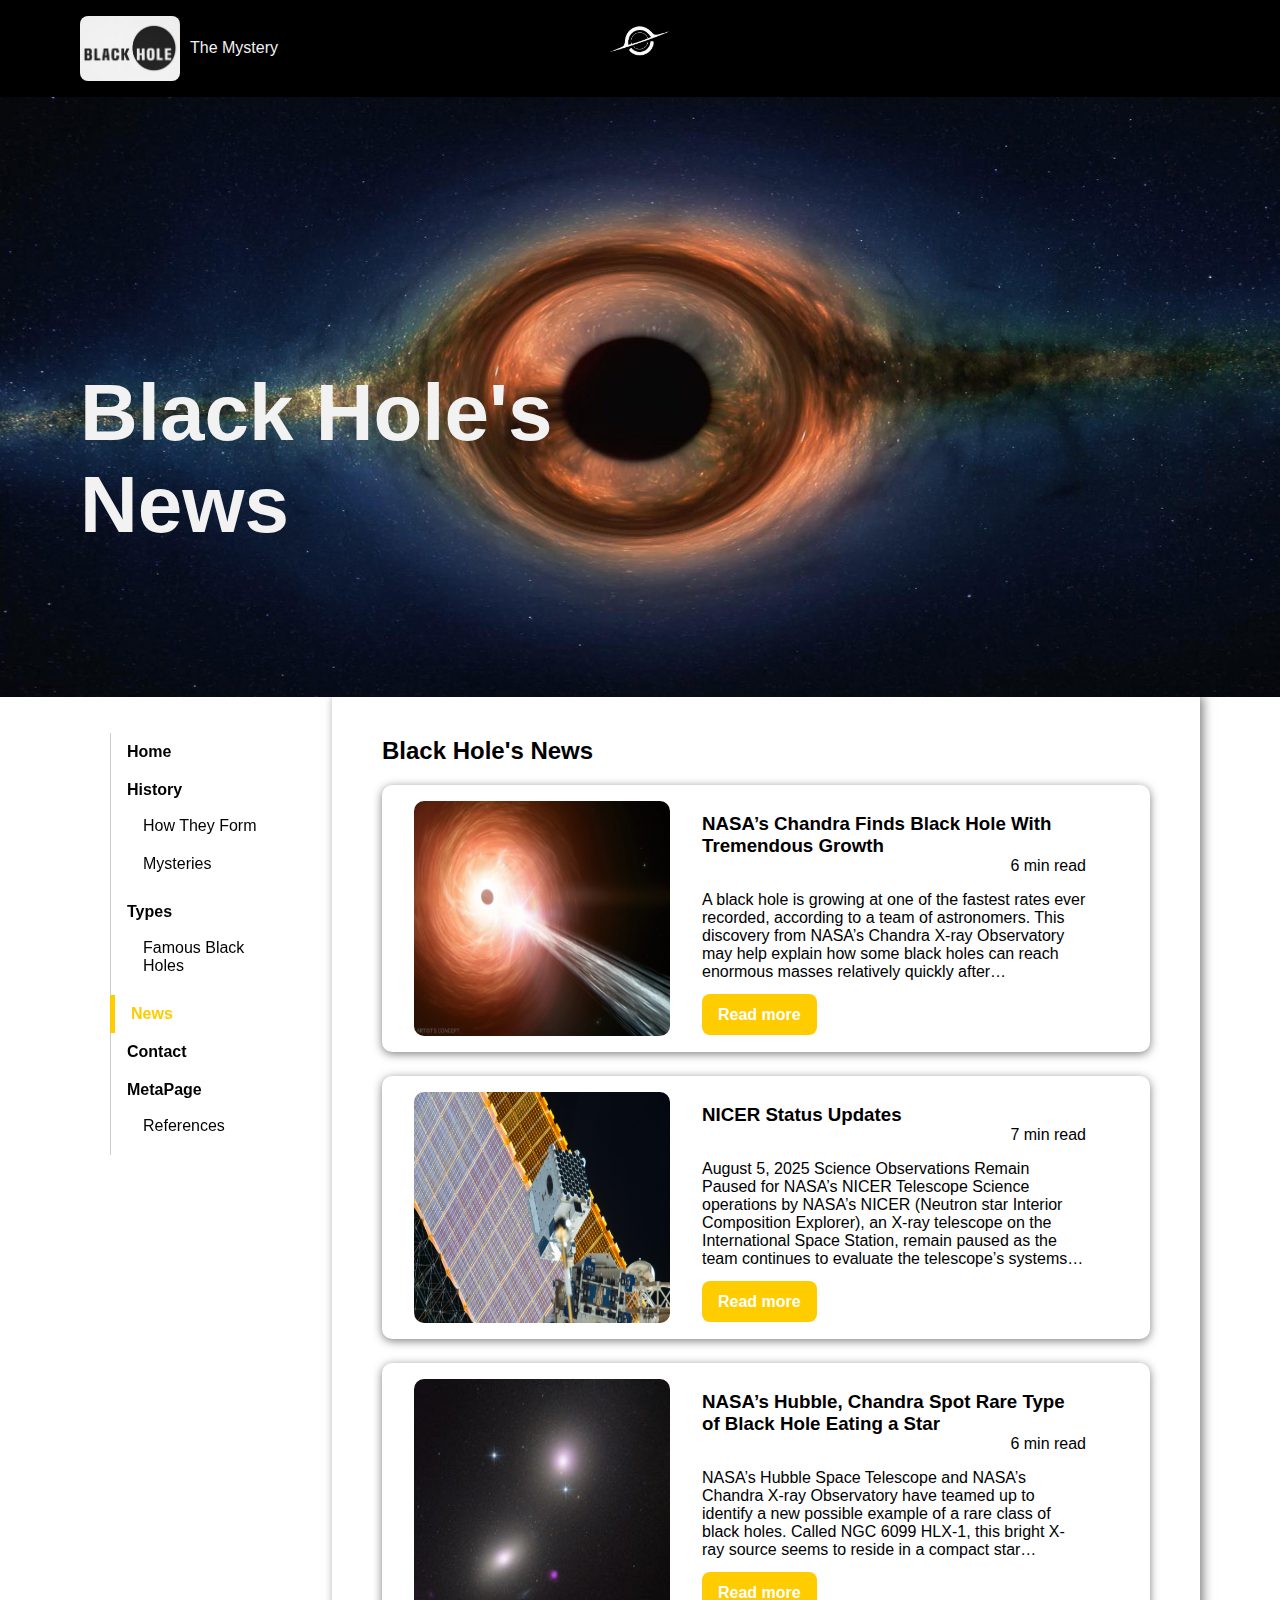
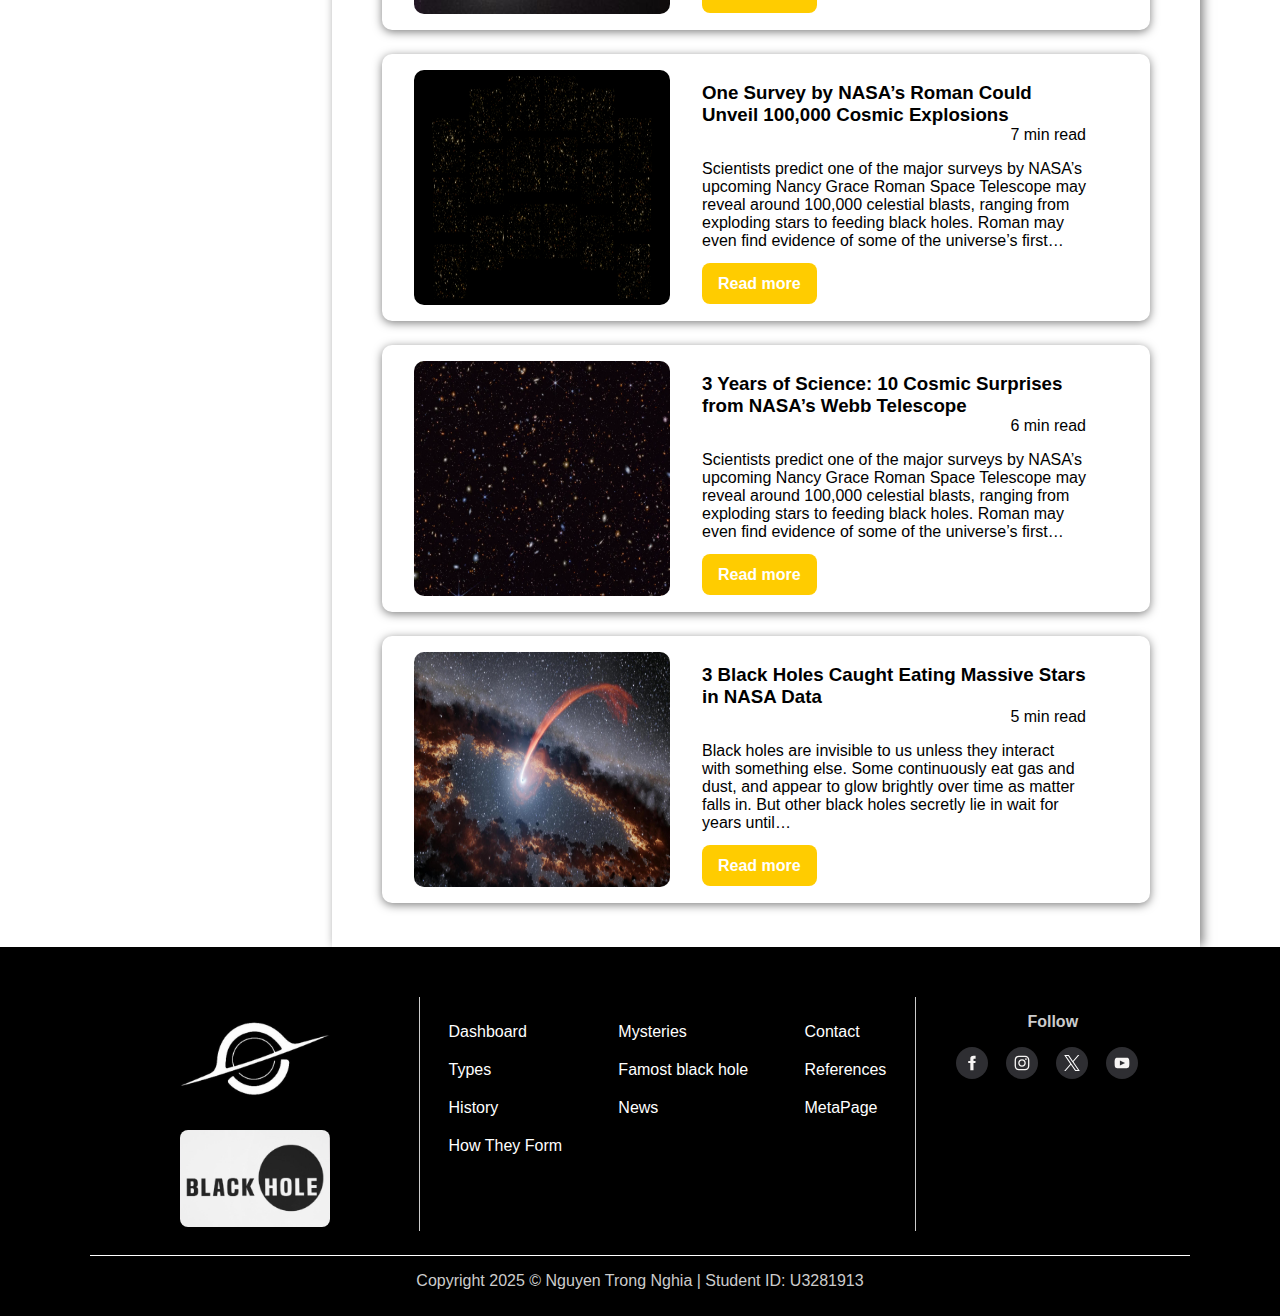
<file: News.html>
<!DOCTYPE html>
<html lang="en">

<head>
    <meta charset="UTF-8">
    <meta name="viewport" content="width=device-width, initial-scale=1.0">
    <title>Black Hole - News</title>
    <link rel="stylesheet" href="./css/main.css">
    <style>
        .news-item {
            display: flex;
            padding: 16px 32px;
            margin-bottom: 24px;
            border-radius: 10px;
            box-shadow: 0 2px 10px rgba(0, 0, 0, 0.5);
        }

        .news-item_image {
            width: 40%;
        }

        .news-item_image img {
            height: 100%;
            width: 100%;
            border-radius: 10px;
        }

        .news-item_details {
            width: 60%;
            padding: 12px 32px;

        }

        .nid-title h3 {
            margin: unset;
        }

        .nid-reading-time {
            text-align: end;
        }

        .nid-description {
            margin-bottom: 25px;
        }
    </style>
</head>

<body>
    <header>
        <!-- <h1>Dashboard</h1> -->
        <div class="header-container">
            <div class="header-slogan">
                <img src="./images/common/slogan.png" alt="black hole slogan">
                <span style="text-align: center;">The Mystery</span>
            </div>
            <div class="header-logo">
                <img src="./images/common/logo.jpg" alt="black hole logo">
            </div>
            <div class="header-blank"></div>
        </div>
        <div class="header-banner">
            <img src="./images/common/types-of-black-holes-bg.jpg" alt="black hole banner">
            <div class="header-title-container">
                <div class="header-title_details">
                    <div class="header-title">
                        <div class="header-title_h1">
                            <h1>Black Hole's News</h1>
                        </div>
                        <div class="header-title_blank">

                        </div>
                    </div>
                </div>
            </div>
        </div>
    </header>
    <div class="container">
        <nav>
            <ul class="menu">
                <li><a href="./Main.html">Home</a></li>
                <li>
                    <a href="./History.html">History</a>
                    <ul class="sub-menu">
                        <li class="sub-link"><a href="./HowTheyForm.html">How They Form</a></li>
                        <li class="sub-link"><a href="./Mysteries.html">Mysteries</a></li>
                    </ul>
                </li>
                <li>
                    <a href="./Types.html">Types</a>
                    <ul class="sub-menu">
                        <li class="sub-link"><a href="./FamousBlackHole.html">Famous Black Holes</a></li>
                    </ul>
                </li>
                <li class="active-link"><a href="./News.html">News</a></li>
                <li><a href="./Contact.html">Contact</a></li>

                <li>
                    <a href="./MetaPage.html">MetaPage</a>
                    <ul class="sub-menu">
                        <li class="sub-link"><a href="./References.html">References</a></li>
                    </ul>
                </li>
            </ul>
        </nav>
        <main>
            <h2>Black Hole's News</h2>
            <div class="news-container">
                <div class="news-item">
                    <div class="news-item_image">
                        <img src="./images/black-holes/news-1.png" alt="">
                    </div>
                    <div class="news-item_details">
                        <div class="nid-title">
                            <h3>NASA’s Chandra Finds Black Hole With Tremendous Growth</h3>
                        </div>
                        <div class="nid-reading-time"> 6 min read </div>
                        <div class="nid-description">
                            <p>A black hole is growing at one of the fastest rates ever recorded,
                                according to a team of astronomers. This discovery from NASA’s Chandra X-ray Observatory
                                may
                                help explain how some black holes can reach enormous masses relatively quickly after…
                            </p>
                        </div>
                        <div class="nid-readmore">
                            <a class="external-link" target="_blank"
                                href="https://www.nasa.gov/missions/chandra/nasas-chandra-finds-black-hole-with-tremendous-growth/">Read
                                more</a>
                        </div>
                    </div>
                </div>
                <div class="news-item">
                    <div class="news-item_image">
                        <img src="./images/black-holes/news-2.jpg" alt="">
                    </div>
                    <div class="news-item_details">
                        <div class="nid-title">
                            <h3>NICER Status Updates</h3>
                        </div>
                        <div class="nid-reading-time"> 7 min read </div>
                        <div class="nid-description">
                            <p>August 5, 2025 Science Observations Remain Paused for NASA’s NICER Telescope Science
                                operations by NASA’s NICER (Neutron star Interior Composition Explorer), an X-ray
                                telescope on the International Space Station, remain paused as the team continues to
                                evaluate the telescope’s systems…
                            </p>
                        </div>
                        <div class="nid-readmore">
                            <a class="external-link" target="_blank"
                                href="https://www.nasa.gov/missions/station/nicer-status-updates/">Read
                                more</a>
                        </div>
                    </div>
                </div>
                <div class="news-item">
                    <div class="news-item_image">
                        <img src="./images/black-holes/news-3.jpg" alt="">
                    </div>
                    <div class="news-item_details">
                        <div class="nid-title">
                            <h3>NASA’s Hubble, Chandra Spot Rare Type of Black Hole Eating a Star</h3>
                        </div>
                        <div class="nid-reading-time"> 6 min read </div>
                        <div class="nid-description">
                            <p>NASA’s Hubble Space Telescope and NASA’s Chandra X-ray Observatory have teamed up to
                                identify a new possible example of a rare class of black holes. Called NGC 6099 HLX-1,
                                this bright X-ray source seems to reside in a compact star…
                            </p>
                        </div>
                        <div class="nid-readmore">
                            <a class="external-link" target="_blank"
                                href="https://science.nasa.gov/missions/hubble/nasas-hubble-chandra-spot-rare-type-of-black-hole-eating-a-star/">Read
                                more</a>
                        </div>
                    </div>
                </div>
                <div class="news-item">
                    <div class="news-item_image">
                        <img src="./images/black-holes/news-4.png" alt="">
                    </div>
                    <div class="news-item_details">
                        <div class="nid-title">
                            <h3>One Survey by NASA’s Roman Could Unveil 100,000 Cosmic Explosions</h3>
                        </div>
                        <div class="nid-reading-time"> 7 min read </div>
                        <div class="nid-description">
                            <p>Scientists predict one of the major surveys by NASA’s upcoming Nancy Grace Roman Space
                                Telescope may reveal around 100,000 celestial blasts, ranging from exploding stars to
                                feeding black holes. Roman may even find evidence of some of the universe’s first…
                            </p>
                        </div>
                        <div class="nid-readmore">
                            <a class="external-link" target="_blank"
                                href="https://www.nasa.gov/missions/roman-space-telescope/one-survey-by-nasas-roman-could-unveil-100000-cosmic-explosions/">Read
                                more</a>
                        </div>
                    </div>
                </div>
                <div class="news-item">
                    <div class="news-item_image">
                        <img src="./images/black-holes/news-5.png" alt="">
                    </div>
                    <div class="news-item_details">
                        <div class="nid-title">
                            <h3>3 Years of Science: 10 Cosmic Surprises from NASA’s Webb Telescope</h3>
                        </div>
                        <div class="nid-reading-time"> 6 min read </div>
                        <div class="nid-description">
                            <p>Scientists predict one of the major surveys by NASA’s upcoming Nancy Grace Roman Space
                                Telescope may reveal around 100,000 celestial blasts, ranging from exploding stars to
                                feeding black holes. Roman may even find evidence of some of the universe’s first…
                            </p>
                        </div>
                        <div class="nid-readmore">
                            <a class="external-link" target="_blank"
                                href="https://www.nasa.gov/missions/roman-space-telescope/one-survey-by-nasas-roman-could-unveil-100000-cosmic-explosions/">Read
                                more</a>
                        </div>
                    </div>
                </div>
                <div class="news-item">
                    <div class="news-item_image">
                        <img src="./images/black-holes/news-6.jpg" alt="">
                    </div>
                    <div class="news-item_details">
                        <div class="nid-title">
                            <h3>3 Black Holes Caught Eating Massive Stars in NASA Data</h3>
                        </div>
                        <div class="nid-reading-time"> 5 min read </div>
                        <div class="nid-description">
                            <p>Black holes are invisible to us unless they interact with something else. Some
                                continuously eat gas and dust, and appear to glow brightly over time as matter falls in.
                                But other black holes secretly lie in wait for years until…
                            </p>
                        </div>
                        <div class="nid-readmore">
                            <a class="external-link" target="_blank"
                                href="https://science.nasa.gov/science-research/astrophysics/3-black-holes-caught-eating-massive-stars-in-nasa-data/">Read
                                more</a>
                        </div>
                    </div>
                </div>
            </div>
        </main>
    </div>
    <footer>
        <div class="footer-container">
            <div class="footer-details">
                <div class="footer-slogan">
                    <div class="footer-slogan_container">
                        <img class="logo" src="./images/common/logo.jpg" alt="black hole logo">
                        <img class="slogan" src="./images/common/slogan.png" alt="black hole slogan">
                    </div>
                </div>
                <div class="footer-navigate">
                    <ul>
                        <li><a href="./Main.html">Dashboard</a></li>
                        <li><a href="./Types.html">Types</a></li>
                        <li><a href="./History.html">History</a></li>
                        <li><a href="./HowTheyForm.html">How They Form</a></li>
                    </ul>
                    <ul>
                        <li><a href="./Mysteries.html">Mysteries</a></li>
                        <li><a href="./FamousBlackHole.html">Famost black hole</a></li>
                        <li><a href="./News.html">News</a></li>
                    </ul>
                    <ul>
                        <li><a href="./Contact.html">Contact</a></li>
                        <li><a href="./References.html">References</a></li>
                        <li><a href="./MetaPage.html">MetaPage</a></li>
                    </ul>
                </div>
                <div class="footer-contact">
                    <h3 style="font-size: 16px;">Follow</h3>
                    <ul class="footer-contact_icon">
                        <li>
                            <a href="#" title="Facebook">
                                <svg width="9" height="18" viewBox="0 0 9 18" fill="none">
                                    <path
                                        d="M8.55557 4.25966H6.95557C6.31794 4.25966 6.1852 4.52158 6.1852 5.18173V6.63003H8.55557L8.30787 9.0004H6.1852V17.2967H2.62965V9.0004H0.259277V6.63003H2.62965V3.89462C2.62965 1.79803 3.73306 0.704102 6.21957 0.704102H8.55557V4.25966Z"
                                        fill="#F7F5F4"></path>
                                </svg></a>
                        </li>
                        <li>
                            <a href="#" title="Instagram">
                                <svg width="18" height="18" viewBox="0 0 18 18" fill="none">
                                    <path fill-rule="evenodd" clip-rule="evenodd"
                                        d="M4.74015 9.0004C4.74015 11.3542 6.64829 13.2611 9.00089 13.2611C11.3535 13.2611 13.2616 11.353 13.2616 9.0004C13.2616 6.6478 11.3535 4.74084 9.00089 4.74084C6.64829 4.74084 4.74015 6.6478 4.74015 9.0004ZM11.7625 9.00037C11.7625 10.5281 10.524 11.7654 8.9975 11.7654C7.47098 11.7654 6.23247 10.5281 6.23247 9.00037C6.23247 7.47267 7.47098 6.23533 8.9975 6.23533C10.524 6.23533 11.7625 7.47267 11.7625 9.00037Z"
                                        fill="#F7F5F4"></path>
                                    <path
                                        d="M12.4344 4.57255C12.4344 5.12247 12.88 5.5681 13.4299 5.5681C13.9798 5.5681 14.4255 5.12129 14.4255 4.57255C14.4255 4.02262 13.9798 3.57699 13.4299 3.57699C12.88 3.57699 12.4344 4.02262 12.4344 4.57255Z"
                                        fill="#F7F5F4"></path>
                                    <path fill-rule="evenodd" clip-rule="evenodd"
                                        d="M12.4225 17.2469C15.4317 17.1083 17.1111 15.4371 17.2474 12.4208C17.2877 11.5367 17.2972 11.2534 17.2972 9.0004C17.2972 6.74736 17.2877 6.46529 17.2474 5.57995C17.1123 2.57077 15.4388 0.893731 12.4225 0.755065C11.5372 0.713583 11.2539 0.704102 9.00089 0.704102C6.74785 0.704102 6.46578 0.713583 5.58044 0.755065C2.56652 0.892546 0.893034 2.56484 0.754367 5.57995C0.714071 6.46529 0.70459 6.74736 0.70459 9.0004C0.70459 11.2534 0.714071 11.5367 0.754367 12.4208C0.893034 15.4348 2.56533 17.1083 5.58044 17.2469C6.46578 17.2872 6.74785 17.2967 9.00089 17.2967C11.2539 17.2967 11.5372 17.2872 12.4225 17.2469ZM9.00089 2.19981C11.216 2.19981 11.4791 2.20692 12.3538 2.24721C14.6021 2.35032 15.651 3.41699 15.7553 5.64869C15.7944 6.52336 15.8027 6.78529 15.8027 9.0004C15.8027 11.2155 15.7944 11.4786 15.7553 12.3533C15.651 14.5838 14.6044 15.6528 12.3538 15.7548C11.4791 15.7951 11.2172 15.8034 9.00089 15.8034C6.78577 15.8034 6.52266 15.7939 5.64918 15.7548C3.39378 15.6517 2.35081 14.5803 2.2477 12.3533C2.20859 11.4774 2.19911 11.2155 2.19911 9.0004C2.19911 6.78529 2.20859 6.52336 2.2477 5.64869C2.35081 3.41581 3.39852 2.35032 5.64918 2.24721C6.52385 2.2081 6.78577 2.19981 9.00089 2.19981Z"
                                        fill="#F7F5F4"></path>
                                </svg></a>
                        </li>
                        <li>
                            <a href="#" title="X">
                                <svg width="1200" height="1227" viewBox="0 0 1200 1227" fill="none">
                                    <path
                                        d="M714.163 519.284L1160.89 0H1055.03L667.137 450.887L357.328 0H0L468.492 681.821L0 1226.37H105.866L515.491 750.218L842.672 1226.37H1200L714.137 519.284H714.163ZM569.165 687.828L521.697 619.934L144.011 79.6944H306.615L611.412 515.685L658.88 583.579L1055.08 1150.3H892.476L569.165 687.854V687.828Z"
                                        fill="white"></path>
                                </svg></a>
                        </li>
                        <li>
                            <a href="#" title="YouTube">
                                <svg width="18" height="12" viewBox="0 0 18 12" fill="none">
                                    <path fill-rule="evenodd" clip-rule="evenodd"
                                        d="M3.73629 11.7981C6.224 11.9687 11.773 11.9687 14.2643 11.7981C16.9594 11.6132 17.2759 10.3012 17.2972 6.00015C17.2759 1.7074 16.963 0.387108 14.2643 0.202219C11.7742 0.0315521 6.224 0.0315521 3.73629 0.202219C1.04237 0.387108 0.724738 1.69911 0.70459 6.00015C0.724738 10.2929 1.03881 11.6132 3.73629 11.7981ZM6.6283 3.22455L12.4559 5.99552L6.6283 8.77596V3.22455Z"
                                        fill="#F7F5F4"></path>
                                </svg></a>
                        </li>
                    </ul>
                </div>
            </div>
            <div class="footer-copywright">
                <p>Copyright 2025 &copy; Nguyen Trong Nghia | Student ID: U3281913</p>
            </div>
        </div>

    </footer>
</body>

</html>
</file>
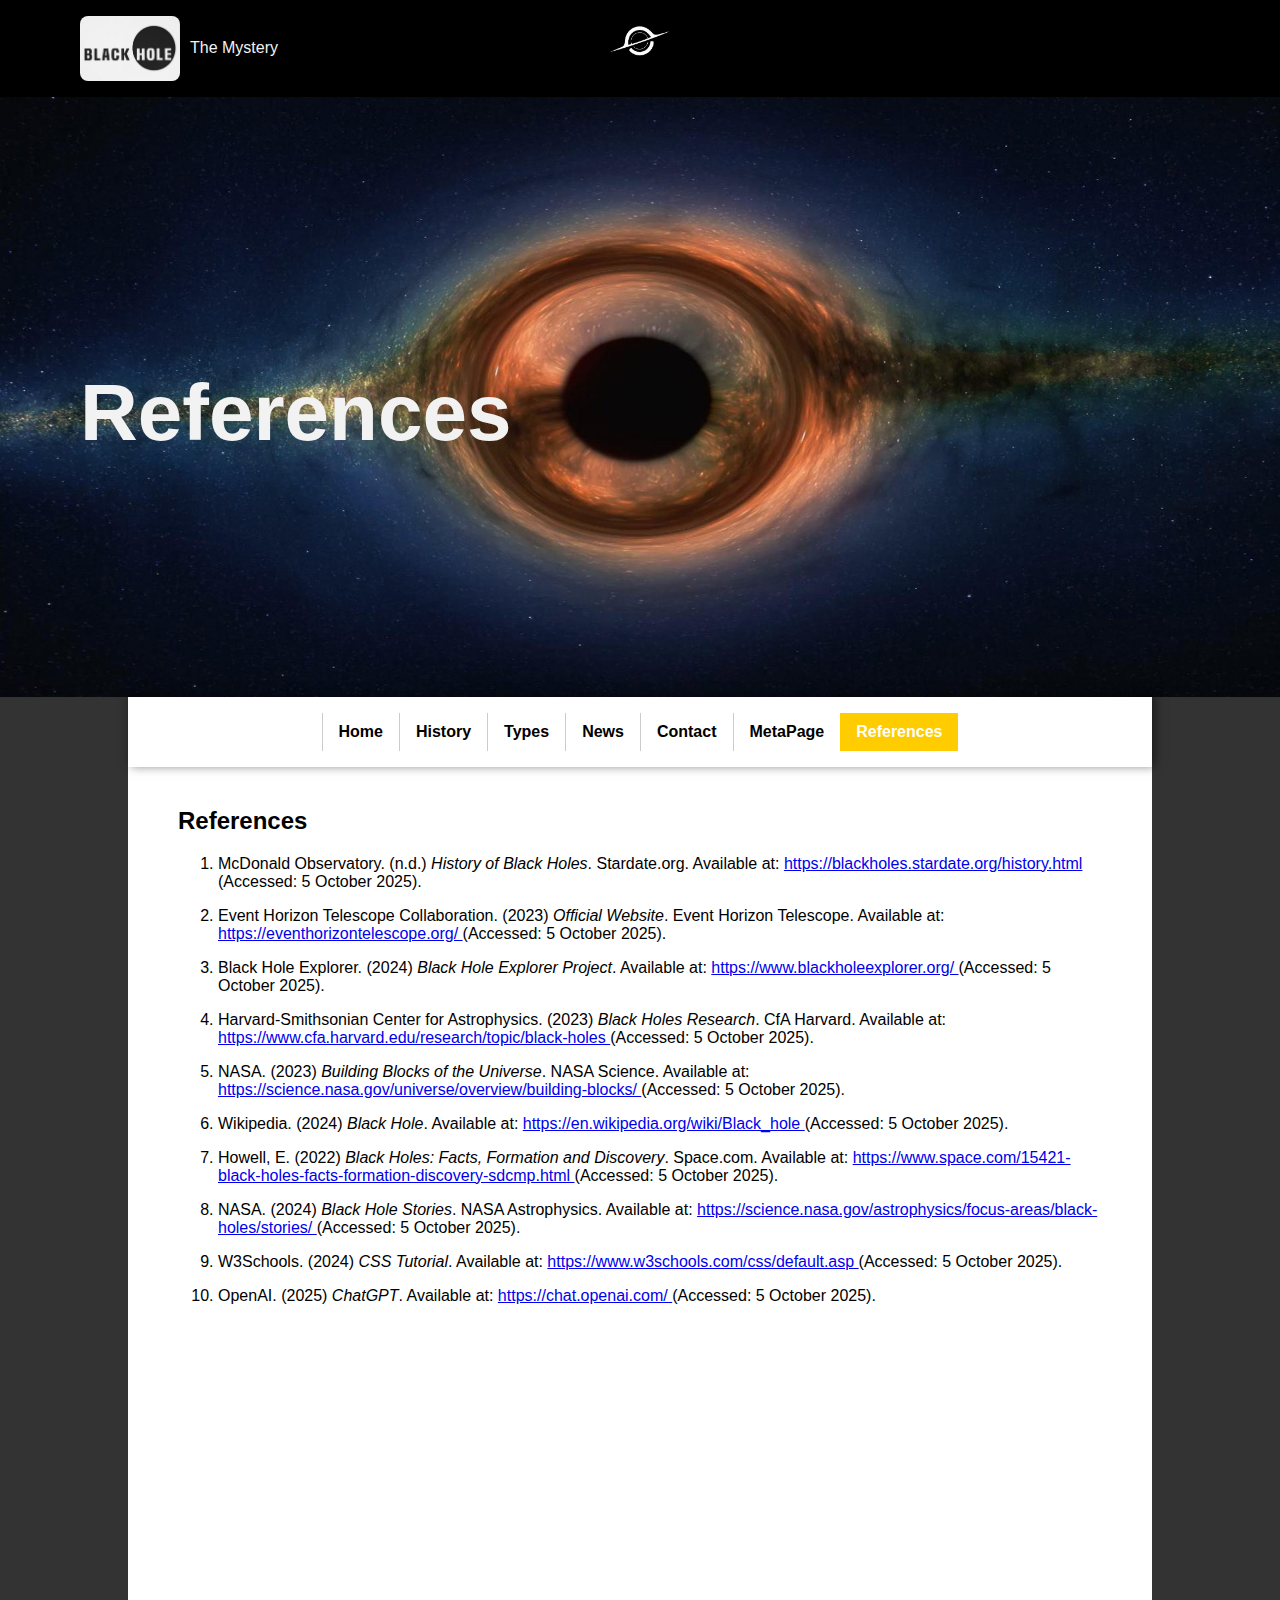
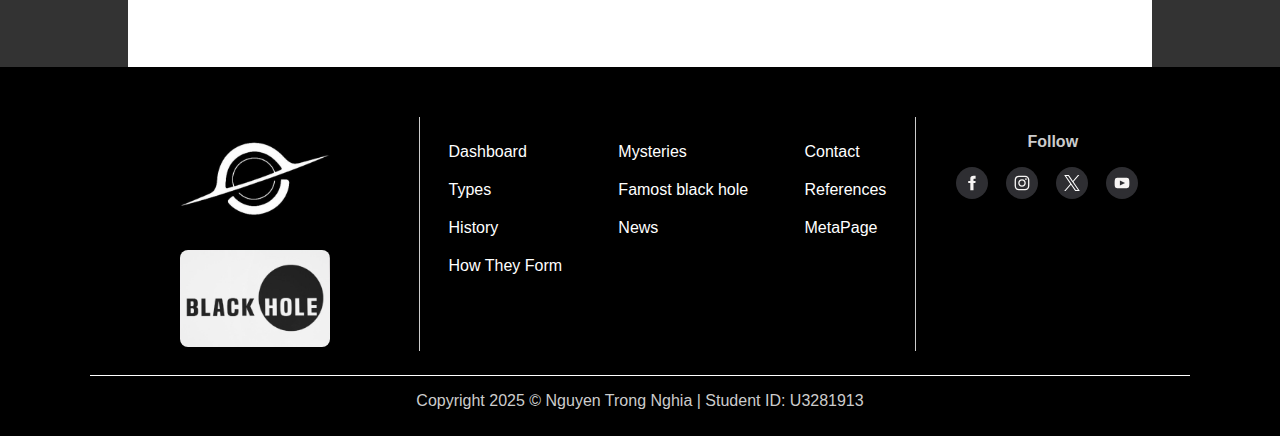
<file: References.html>
<!DOCTYPE html>
<html lang="en">

<head>
    <meta charset="UTF-8">
    <meta name="viewport" content="width=device-width, initial-scale=1.0">
    <title>Black Hole - References</title>
    <link rel="stylesheet" href="./css/main.css">
    <link rel="stylesheet" href="./css/ref.css">
    <style>
        ol li{
            margin-bottom: 16px;
        }
    </style>
</head>

<body>
    <header>
        <!-- <h1>Dashboard</h1> -->
        <div class="header-container">
            <div class="header-slogan">
                <img src="./images/common/slogan.png" alt="black hole slogan">
                <span style="text-align: center;">The Mystery</span>
            </div>
            <div class="header-logo">
                <img src="./images/common/logo.jpg" alt="black hole logo">
            </div>
            <div class="header-blank"></div>
        </div>
        <div class="header-banner">
            <img src="./images/common/types-of-black-holes-bg.jpg" alt="black hole banner">
            <div class="header-title-container">
                <div class="header-title_details">
                    <div class="header-title">
                        <div class="header-title_h1">
                            <h1>References</h1>
                        </div>
                        <div class="header-title_blank">

                        </div>
                    </div>
                </div>
            </div>
        </div>
    </header>
    <div class="container">
        <nav>
            <ul class="menu">
                <li><a href="./Main.html">Home</a></li>
                <li><a href="./History.html">History</a></li>
                <li><a href="./Types.html">Types</a></li>
                <li><a href="./News.html">News</a></li>
                <li><a href="./Contact.html">Contact</a></li>
                <li><a href="./MetaPage.html">MetaPage</a></li>
                <li class="active-link"><a href="./References.html">References</a></li>
            </ul>
        </nav>
        <main>
            <h2>References</h2>
            <ol>
                <li>
                    McDonald Observatory. (n.d.) <i>History of Black Holes</i>.
                    Stardate.org. Available at:
                    <a href="https://blackholes.stardate.org/history.html" target="_blank">
                        https://blackholes.stardate.org/history.html
                    </a> (Accessed: 5 October 2025).
                </li>

                <li>
                    Event Horizon Telescope Collaboration. (2023) <i>Official Website</i>.
                    Event Horizon Telescope. Available at:
                    <a href="https://eventhorizontelescope.org/" target="_blank">
                        https://eventhorizontelescope.org/
                    </a> (Accessed: 5 October 2025).
                </li>

                <li>
                    Black Hole Explorer. (2024) <i>Black Hole Explorer Project</i>.
                    Available at:
                    <a href="https://www.blackholeexplorer.org/" target="_blank">
                        https://www.blackholeexplorer.org/
                    </a> (Accessed: 5 October 2025).
                </li>

                <li>
                    Harvard-Smithsonian Center for Astrophysics. (2023) <i>Black Holes Research</i>.
                    CfA Harvard. Available at:
                    <a href="https://www.cfa.harvard.edu/research/topic/black-holes" target="_blank">
                        https://www.cfa.harvard.edu/research/topic/black-holes
                    </a> (Accessed: 5 October 2025).
                </li>

                <li>
                    NASA. (2023) <i>Building Blocks of the Universe</i>.
                    NASA Science. Available at:
                    <a href="https://science.nasa.gov/universe/overview/building-blocks/" target="_blank">
                        https://science.nasa.gov/universe/overview/building-blocks/
                    </a> (Accessed: 5 October 2025).
                </li>

                <li>
                    Wikipedia. (2024) <i>Black Hole</i>.
                    Available at:
                    <a href="https://en.wikipedia.org/wiki/Black_hole" target="_blank">
                        https://en.wikipedia.org/wiki/Black_hole
                    </a> (Accessed: 5 October 2025).
                </li>

                <li>
                    Howell, E. (2022) <i>Black Holes: Facts, Formation and Discovery</i>.
                    Space.com. Available at:
                    <a href="https://www.space.com/15421-black-holes-facts-formation-discovery-sdcmp.html"
                        target="_blank">
                        https://www.space.com/15421-black-holes-facts-formation-discovery-sdcmp.html
                    </a> (Accessed: 5 October 2025).
                </li>

                <li>
                    NASA. (2024) <i>Black Hole Stories</i>.
                    NASA Astrophysics. Available at:
                    <a href="https://science.nasa.gov/astrophysics/focus-areas/black-holes/stories/" target="_blank">
                        https://science.nasa.gov/astrophysics/focus-areas/black-holes/stories/
                    </a> (Accessed: 5 October 2025).
                </li>

                <li>
                    W3Schools. (2024) <i>CSS Tutorial</i>.
                    Available at:
                    <a href="https://www.w3schools.com/css/default.asp" target="_blank">
                        https://www.w3schools.com/css/default.asp
                    </a> (Accessed: 5 October 2025).
                </li>

                <li>
                    OpenAI. (2025) <i>ChatGPT</i>.
                    Available at:
                    <a href="https://chat.openai.com/" target="_blank">
                        https://chat.openai.com/
                    </a> (Accessed: 5 October 2025).
                </li>
            </ol>
        </main>
    </div>
    <footer>
        <div class="footer-container">
            <div class="footer-details">
                <div class="footer-slogan">
                    <div class="footer-slogan_container">
                        <img class="logo" src="./images/common/logo.jpg" alt="black hole logo">
                        <img class="slogan" src="./images/common/slogan.png" alt="black hole slogan">
                    </div>
                </div>
                <div class="footer-navigate">
                    <ul>
                        <li><a href="./Main.html">Dashboard</a></li>
                        <li><a href="./Types.html">Types</a></li>
                        <li><a href="./History.html">History</a></li>
                        <li><a href="./HowTheyForm.html">How They Form</a></li>
                    </ul>
                    <ul>
                        <li><a href="./Mysteries.html">Mysteries</a></li>
                        <li><a href="./FamousBlackHole.html">Famost black hole</a></li>
                        <li><a href="./News.html">News</a></li>
                    </ul>
                    <ul>
                        <li><a href="./Contact.html">Contact</a></li>
                        <li><a href="./References.html">References</a></li>
                        <li><a href="./MetaPage.html">MetaPage</a></li>
                    </ul>
                </div>
                <div class="footer-contact">
                    <h3 style="font-size: 16px;">Follow</h3>
                    <ul class="footer-contact_icon">
                        <li>
                            <a href="#" title="Facebook">
                                <svg width="9" height="18" viewBox="0 0 9 18" fill="none">
                                    <path
                                        d="M8.55557 4.25966H6.95557C6.31794 4.25966 6.1852 4.52158 6.1852 5.18173V6.63003H8.55557L8.30787 9.0004H6.1852V17.2967H2.62965V9.0004H0.259277V6.63003H2.62965V3.89462C2.62965 1.79803 3.73306 0.704102 6.21957 0.704102H8.55557V4.25966Z"
                                        fill="#F7F5F4"></path>
                                </svg></a>
                        </li>
                        <li>
                            <a href="#" title="Instagram">
                                <svg width="18" height="18" viewBox="0 0 18 18" fill="none">
                                    <path fill-rule="evenodd" clip-rule="evenodd"
                                        d="M4.74015 9.0004C4.74015 11.3542 6.64829 13.2611 9.00089 13.2611C11.3535 13.2611 13.2616 11.353 13.2616 9.0004C13.2616 6.6478 11.3535 4.74084 9.00089 4.74084C6.64829 4.74084 4.74015 6.6478 4.74015 9.0004ZM11.7625 9.00037C11.7625 10.5281 10.524 11.7654 8.9975 11.7654C7.47098 11.7654 6.23247 10.5281 6.23247 9.00037C6.23247 7.47267 7.47098 6.23533 8.9975 6.23533C10.524 6.23533 11.7625 7.47267 11.7625 9.00037Z"
                                        fill="#F7F5F4"></path>
                                    <path
                                        d="M12.4344 4.57255C12.4344 5.12247 12.88 5.5681 13.4299 5.5681C13.9798 5.5681 14.4255 5.12129 14.4255 4.57255C14.4255 4.02262 13.9798 3.57699 13.4299 3.57699C12.88 3.57699 12.4344 4.02262 12.4344 4.57255Z"
                                        fill="#F7F5F4"></path>
                                    <path fill-rule="evenodd" clip-rule="evenodd"
                                        d="M12.4225 17.2469C15.4317 17.1083 17.1111 15.4371 17.2474 12.4208C17.2877 11.5367 17.2972 11.2534 17.2972 9.0004C17.2972 6.74736 17.2877 6.46529 17.2474 5.57995C17.1123 2.57077 15.4388 0.893731 12.4225 0.755065C11.5372 0.713583 11.2539 0.704102 9.00089 0.704102C6.74785 0.704102 6.46578 0.713583 5.58044 0.755065C2.56652 0.892546 0.893034 2.56484 0.754367 5.57995C0.714071 6.46529 0.70459 6.74736 0.70459 9.0004C0.70459 11.2534 0.714071 11.5367 0.754367 12.4208C0.893034 15.4348 2.56533 17.1083 5.58044 17.2469C6.46578 17.2872 6.74785 17.2967 9.00089 17.2967C11.2539 17.2967 11.5372 17.2872 12.4225 17.2469ZM9.00089 2.19981C11.216 2.19981 11.4791 2.20692 12.3538 2.24721C14.6021 2.35032 15.651 3.41699 15.7553 5.64869C15.7944 6.52336 15.8027 6.78529 15.8027 9.0004C15.8027 11.2155 15.7944 11.4786 15.7553 12.3533C15.651 14.5838 14.6044 15.6528 12.3538 15.7548C11.4791 15.7951 11.2172 15.8034 9.00089 15.8034C6.78577 15.8034 6.52266 15.7939 5.64918 15.7548C3.39378 15.6517 2.35081 14.5803 2.2477 12.3533C2.20859 11.4774 2.19911 11.2155 2.19911 9.0004C2.19911 6.78529 2.20859 6.52336 2.2477 5.64869C2.35081 3.41581 3.39852 2.35032 5.64918 2.24721C6.52385 2.2081 6.78577 2.19981 9.00089 2.19981Z"
                                        fill="#F7F5F4"></path>
                                </svg></a>
                        </li>
                        <li>
                            <a href="#" title="X">
                                <svg width="1200" height="1227" viewBox="0 0 1200 1227" fill="none">
                                    <path
                                        d="M714.163 519.284L1160.89 0H1055.03L667.137 450.887L357.328 0H0L468.492 681.821L0 1226.37H105.866L515.491 750.218L842.672 1226.37H1200L714.137 519.284H714.163ZM569.165 687.828L521.697 619.934L144.011 79.6944H306.615L611.412 515.685L658.88 583.579L1055.08 1150.3H892.476L569.165 687.854V687.828Z"
                                        fill="white"></path>
                                </svg></a>
                        </li>
                        <li>
                            <a href="#" title="YouTube">
                                <svg width="18" height="12" viewBox="0 0 18 12" fill="none">
                                    <path fill-rule="evenodd" clip-rule="evenodd"
                                        d="M3.73629 11.7981C6.224 11.9687 11.773 11.9687 14.2643 11.7981C16.9594 11.6132 17.2759 10.3012 17.2972 6.00015C17.2759 1.7074 16.963 0.387108 14.2643 0.202219C11.7742 0.0315521 6.224 0.0315521 3.73629 0.202219C1.04237 0.387108 0.724738 1.69911 0.70459 6.00015C0.724738 10.2929 1.03881 11.6132 3.73629 11.7981ZM6.6283 3.22455L12.4559 5.99552L6.6283 8.77596V3.22455Z"
                                        fill="#F7F5F4"></path>
                                </svg></a>
                        </li>
                    </ul>
                </div>
            </div>
            <div class="footer-copywright">
                <p>Copyright 2025 &copy; Nguyen Trong Nghia | Student ID: U3281913</p>
            </div>
        </div>

    </footer>
</body>

</html>
</file>
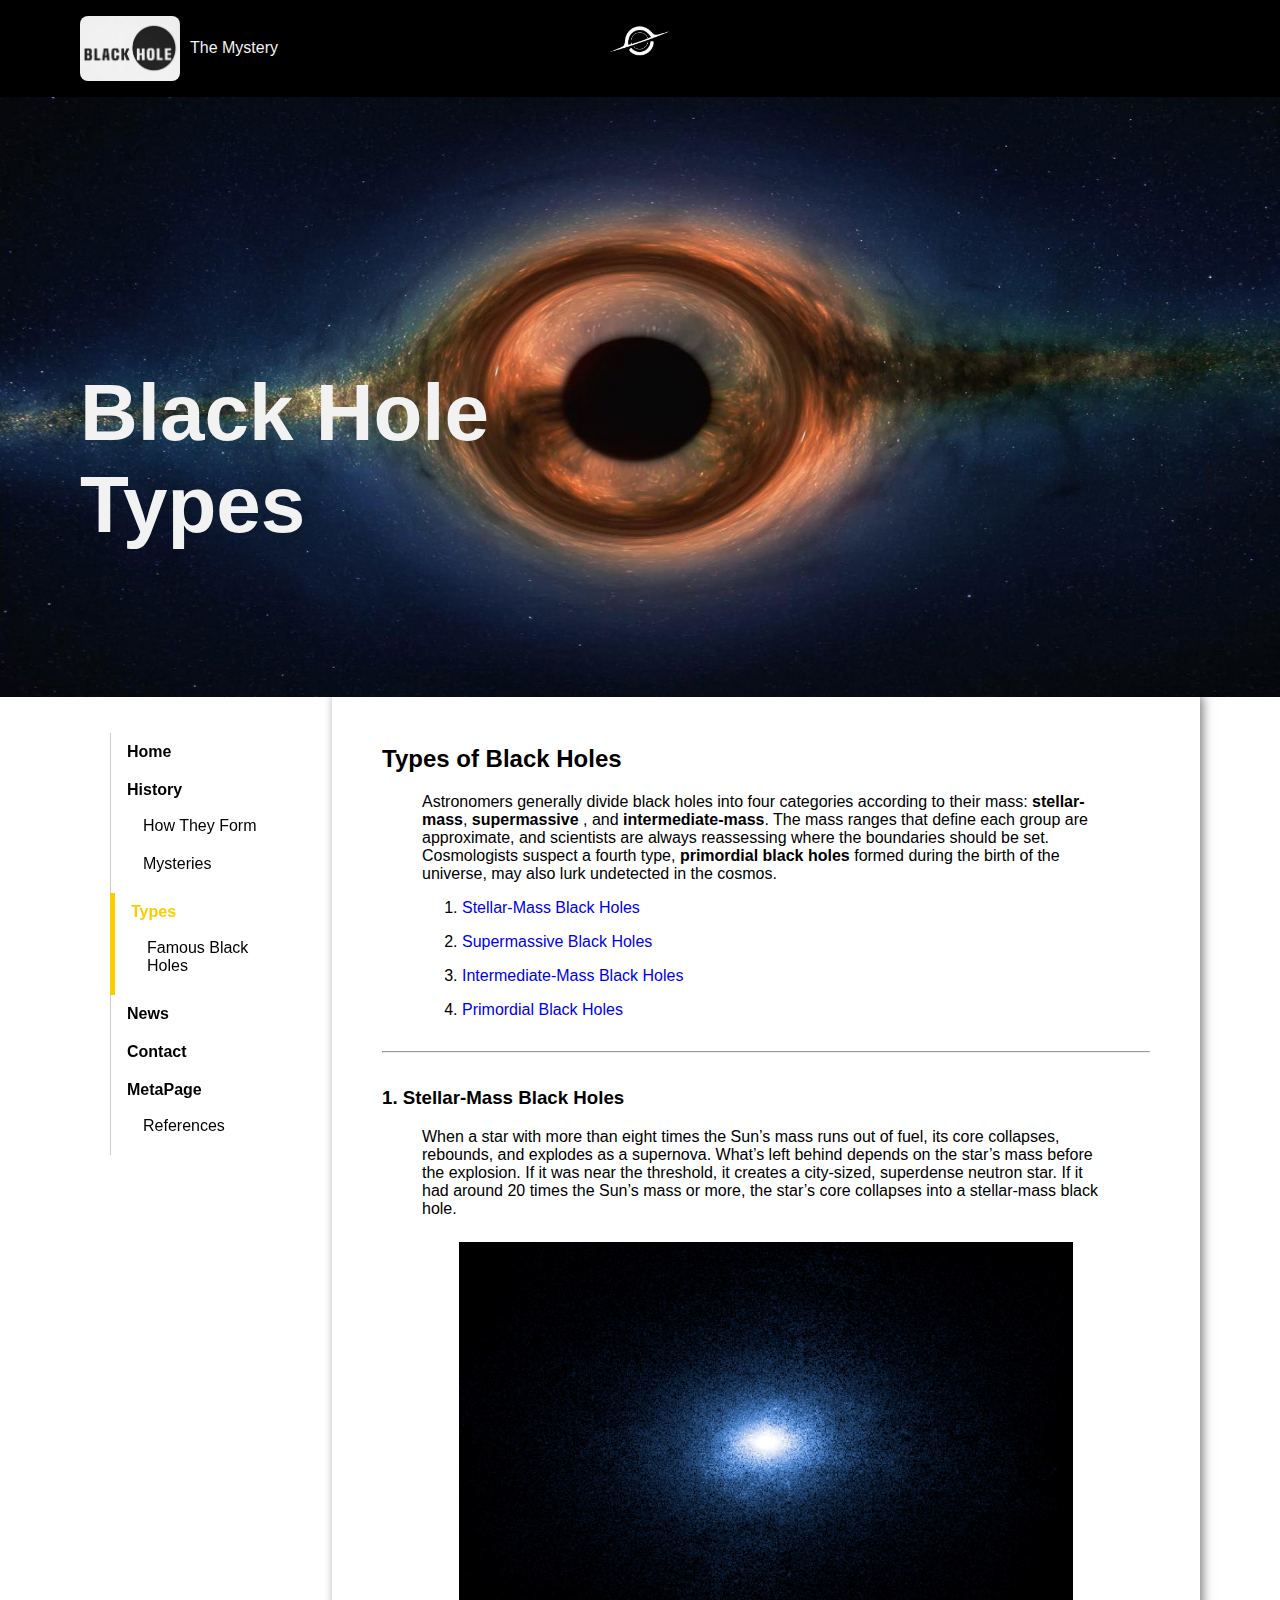
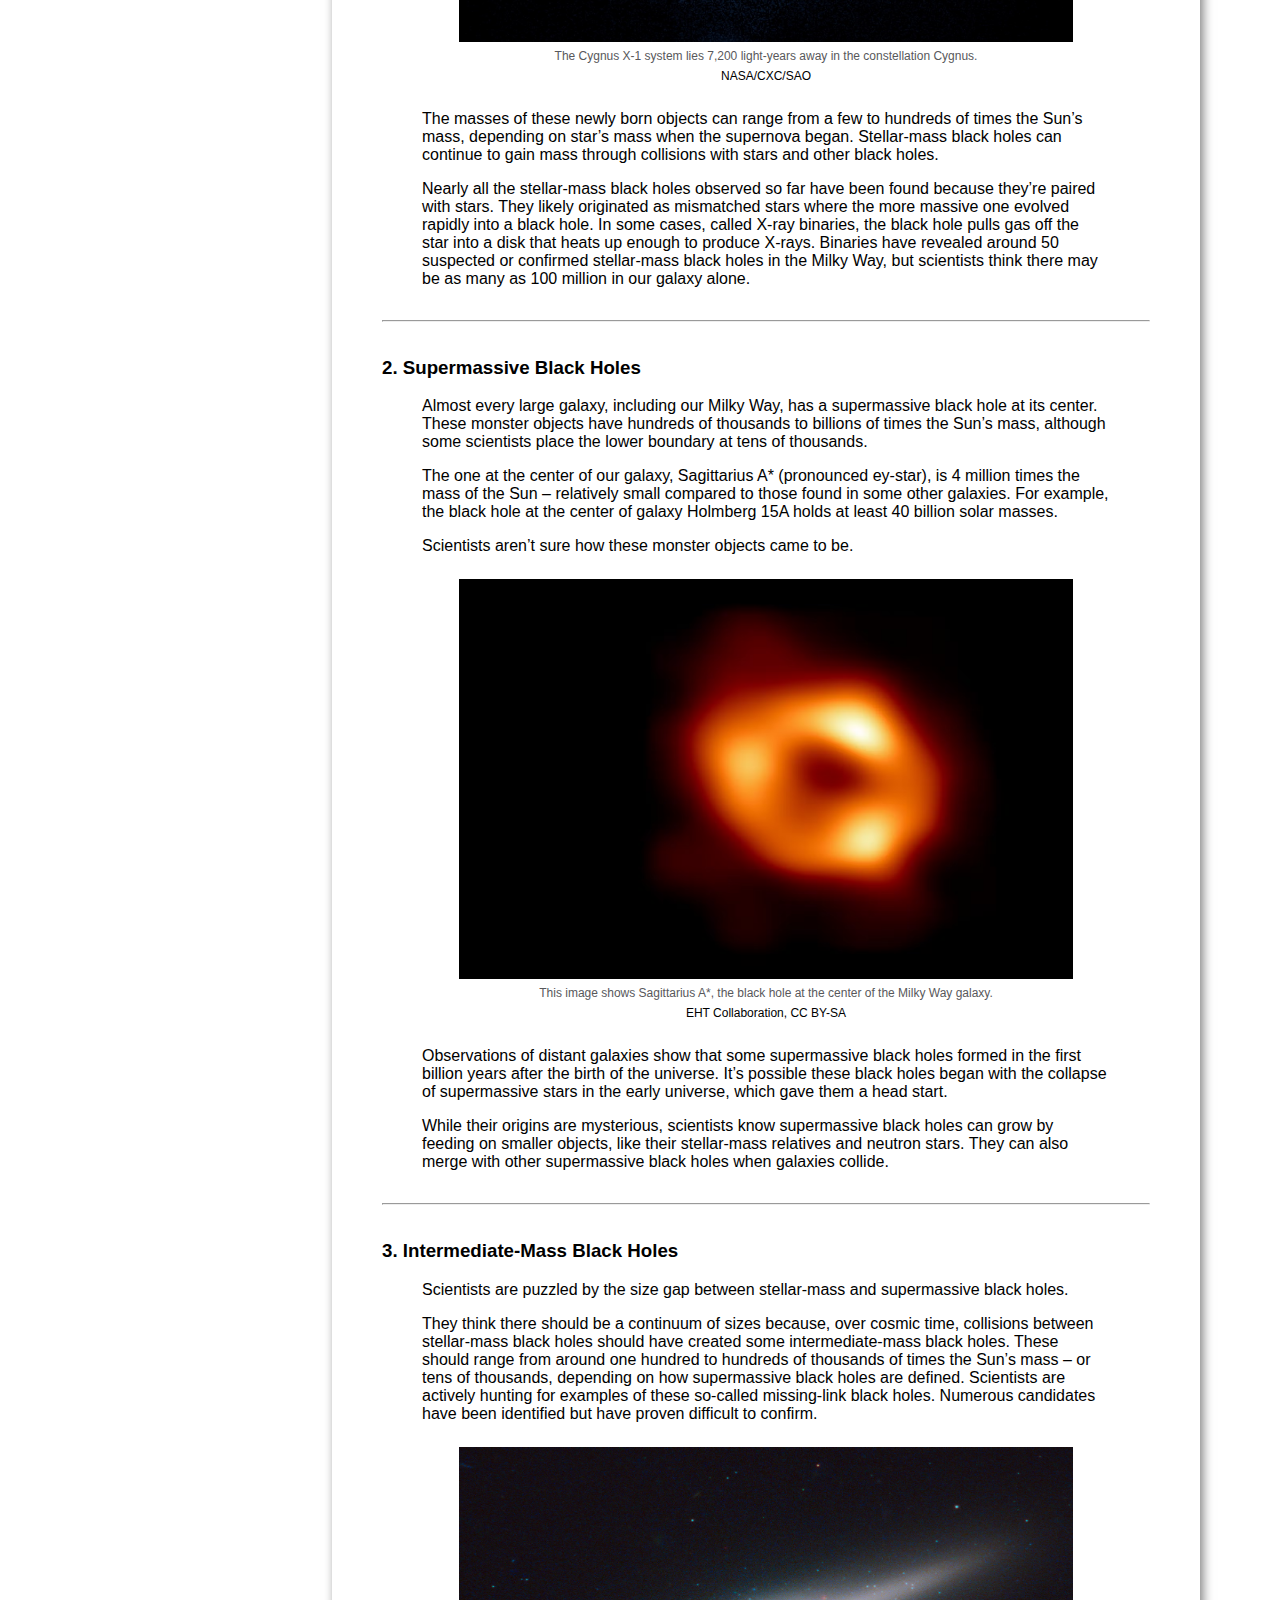
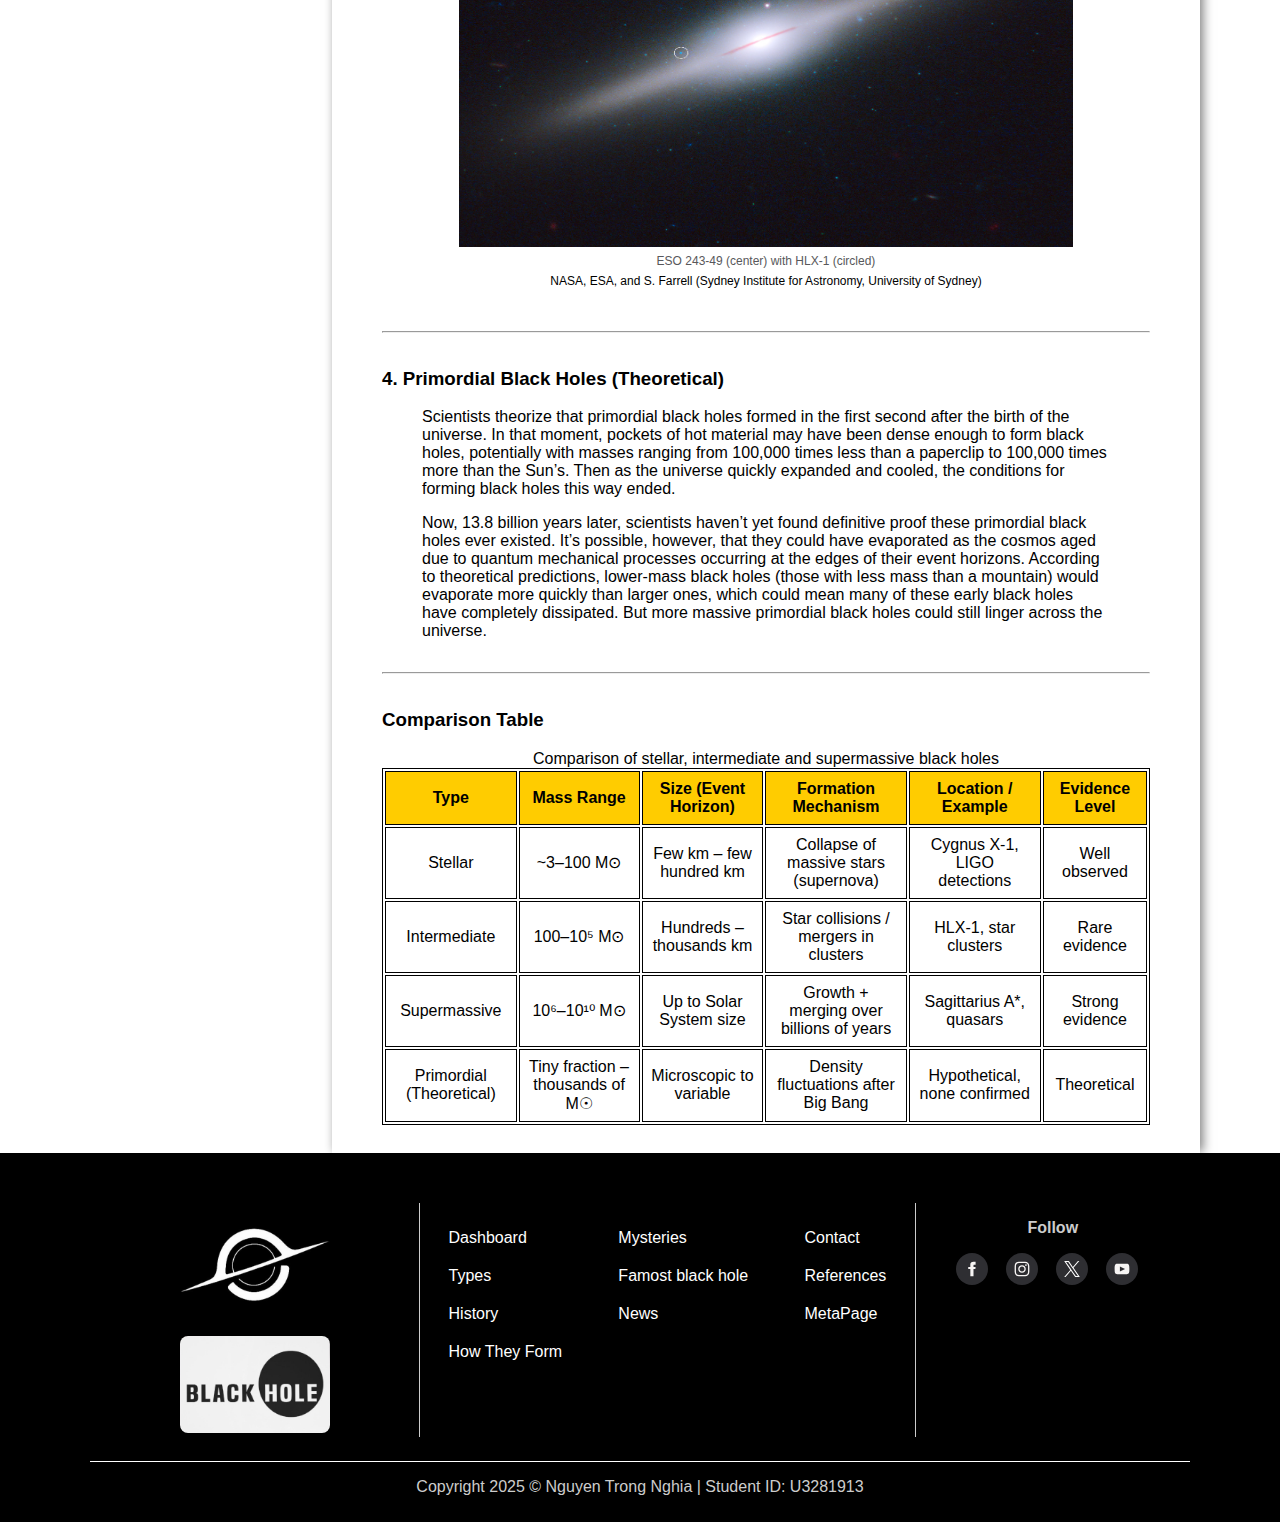
<file: Types.html>
<!DOCTYPE html>
<html lang="en">

<head>
    <meta charset="UTF-8">
    <meta name="viewport" content="width=device-width, initial-scale=1.0">
    <title>Black Hole - Types</title>
    <link rel="stylesheet" href="./css/main.css">
    <style>
        table {
            border: 1px solid black;
        }

        table th,
        table td {
            padding: 8px;
            border: 1px solid black;
            border-collapse: collapse;
        }
    </style>
</head>

<body>
    <header>
        <!-- <h1>Dashboard</h1> -->
        <div class="header-container">
            <div class="header-slogan">
                <img src="./images/common/slogan.png" alt="black hole slogan">
                <span style="text-align: center;">The Mystery</span>
            </div>
            <div class="header-logo">
                <img src="./images/common/logo.jpg" alt="black hole logo">
            </div>
            <div class="header-blank"></div>
        </div>
        <div class="header-banner">
            <img src="./images/common/types-of-black-holes-bg.jpg" alt="black hole banner">
            <div class="header-title-container">
                <div class="header-title_details">
                    <div class="header-title">
                        <div class="header-title_h1">
                            <h1>Black Hole Types</h1>
                        </div>
                        <div class="header-title_blank">

                        </div>
                    </div>
                </div>
            </div>
        </div>
    </header>
    <div class="container">
        <nav>
            <ul class="menu">
                <li><a href="./Main.html">Home</a></li>
                <li>
                    <a href="./History.html">History</a>
                    <ul class="sub-menu">
                        <li class="sub-link"><a href="./HowTheyForm.html">How They Form</a></li>
                        <li class="sub-link"><a href="./Mysteries.html">Mysteries</a></li>
                    </ul>
                </li>
                <li class="active-link">
                    <a href="./Types.html">Types</a>
                    <ul class="sub-menu">
                        <li class="sub-link"><a href="./FamousBlackHole.html">Famous Black Holes</a></li>
                    </ul>
                </li>
                <li><a href="./News.html">News</a></li>
                <li><a href="./Contact.html">Contact</a></li>

                <li>
                    <a href="./MetaPage.html">MetaPage</a>
                    <ul class="sub-menu">
                        <li class="sub-link"><a href="./References.html">References</a></li>
                    </ul>
                </li>
            </ul>
        </nav>
        <main>
            <section>
                <h2>Types of Black Holes</h2>
                <blockquote cite="https://science.nasa.gov/universe/black-holes/types">
                    Astronomers generally divide black holes into four categories according to their mass:
                    <strong>stellar-mass</strong>, <strong>supermassive</strong>
                    , and <strong>intermediate-mass</strong>. The mass ranges that define each group are approximate,
                    and
                    scientists
                    are always reassessing where the boundaries should be set. Cosmologists suspect a fourth type,
                    <strong>primordial black holes</strong> formed during the birth of the universe, may also lurk
                    undetected in the cosmos.

                    <ol class="black-hole-categories">
                        <li><a href="#Stellar">Stellar-Mass Black Holes</a></li>
                        <li><a href="#Supermassive">Supermassive Black Holes</a></li>
                        <li><a href="#Intermediate">Intermediate-Mass Black Holes</a></li>
                        <li><a href="#Primordial">Primordial Black Holes</a></li>
                    </ol>
                </blockquote>
            </section>
            <hr>
            <section id="Stellar">
                <h3>1. Stellar-Mass Black Holes</h3>
                <blockquote cite="https://science.nasa.gov/universe/black-holes/types">
                    <p>
                        When a star with more than eight times the Sun’s mass runs out of fuel, its core collapses,
                        rebounds, and explodes as a supernova. What’s left behind depends on the star’s mass before the
                        explosion. If it was near the threshold, it creates a city-sized, superdense neutron star. If it
                        had
                        around 20 times the Sun’s mass or more, the star’s core collapses into a stellar-mass black
                        hole.
                    </p>
                </blockquote>
                <div class="image-blackhole">
                    <img src="./images/black-holes/cygx1_blackhole.jpg" alt="Cygnus X-1 blackhole">
                    <div class="image-credits">
                        <div class="image-credits_description">
                            The Cygnus X-1 system lies 7,200 light-years away in the constellation Cygnus.
                        </div>
                        <div class="image-credits_source">
                            NASA/CXC/SAO
                        </div>
                    </div>
                </div>
                <blockquote cite="https://science.nasa.gov/universe/black-holes/types">
                    <p>
                        The masses of these newly born objects can range from a few to hundreds of times the Sun’s mass,
                        depending on star’s mass when the supernova began. Stellar-mass black holes can continue to gain
                        mass through collisions with stars and other black holes.
                    </p>
                    <p>
                        Nearly all the stellar-mass black holes observed so far have been found because they’re paired
                        with
                        stars. They likely originated as mismatched stars where the more massive one evolved rapidly
                        into a
                        black hole. In some cases, called X-ray binaries, the black hole pulls gas off the star into a
                        disk
                        that heats up enough to produce X-rays. Binaries have revealed around 50 suspected or confirmed
                        stellar-mass black holes in the Milky Way, but scientists think there may be as many as 100
                        million
                        in our galaxy alone.
                    </p>
                </blockquote>
            </section>
            <hr>
            <section id="Supermassive">
                <h3>2. Supermassive Black Holes</h3>
                <blockquote cite="https://science.nasa.gov/universe/black-holes/types">
                    <p>
                        Almost every large galaxy, including our Milky Way, has a supermassive black hole at its center.
                        These monster objects have hundreds of thousands to billions of times the Sun’s mass, although
                        some
                        scientists place the lower boundary at tens of thousands.
                    </p>
                    <p>The one at the center of our galaxy, Sagittarius A* (pronounced ey-star), is 4 million times the
                        mass
                        of the Sun – relatively small compared to those found in some other galaxies. For example, the
                        black
                        hole at the center of galaxy Holmberg 15A holds at least 40 billion solar masses.</p>
                    <p>Scientists aren’t sure how these monster objects came to be.</p>
                </blockquote>
                <div class="image-blackhole">
                    <img src="./images/black-holes/Sagittarius_A-1.png" alt="Sagittarius A* blackhole">
                    <div class="image-credits">
                        <div class="image-credits_description">
                            This image shows Sagittarius A*, the black hole at the center of the Milky Way galaxy.
                        </div>
                        <div class="image-credits_source">
                            EHT Collaboration, CC BY-SA
                        </div>
                    </div>
                </div>
                <blockquote cite="https://science.nasa.gov/universe/black-holes/types">
                    <p>Observations of distant galaxies show that some supermassive black holes formed in the first
                        billion
                        years after the birth of the universe. It’s possible these black holes began with the collapse
                        of
                        supermassive stars in the early universe, which gave them a head start.</p>
                    <p>While their origins are mysterious, scientists know supermassive black holes can grow by feeding
                        on
                        smaller objects, like their stellar-mass relatives and neutron stars. They can also merge with
                        other
                        supermassive black holes when galaxies collide.</p>
                </blockquote>
            </section>
            <hr>
            <section id="Intermediate">
                <h3>3. Intermediate-Mass Black Holes</h3>
                <blockquote cite="https://science.nasa.gov/universe/black-holes/types">
                    <p>Scientists are puzzled by the size gap between stellar-mass and supermassive black holes.</p>
                    <p>They think there should be a continuum of sizes because, over cosmic time, collisions between
                        stellar-mass black holes should have created some intermediate-mass black holes. These should
                        range
                        from around one hundred to hundreds of thousands of times the Sun’s mass – or tens of thousands,
                        depending on how supermassive black holes are defined. Scientists are actively hunting for
                        examples
                        of these so-called missing-link black holes. Numerous candidates have been identified but have
                        proven difficult to confirm.</p>
                </blockquote>

                <div class="image-blackhole">
                    <img src="./images/black-holes/hlx-1_blackhole.jpg" alt="Sagittarius A* blackhole">
                    <div class="image-credits">
                        <div class="image-credits_description">
                            ESO 243-49 (center) with HLX-1 (circled)
                        </div>
                        <div class="image-credits_source">
                            NASA, ESA, and S. Farrell (Sydney Institute for Astronomy, University of Sydney)
                        </div>
                    </div>
                </div>

            </section>
            <hr>
            <section id="Primordial">
                <h3>4. Primordial Black Holes (Theoretical)</h3>
                <blockquote cite="https://science.nasa.gov/universe/black-holes/types">
                    <p>Scientists theorize that primordial black holes formed in the first second after the birth of the
                        universe. In that moment, pockets of hot material may have been dense enough to form black
                        holes,
                        potentially with masses ranging from 100,000 times less than a paperclip to 100,000 times more
                        than
                        the Sun’s. Then as the universe quickly expanded and cooled, the conditions for forming black
                        holes
                        this way ended.</p>
                    <p>Now, 13.8 billion years later, scientists haven’t yet found definitive proof these primordial
                        black
                        holes ever existed. It’s possible, however, that they could have evaporated as the cosmos aged
                        due
                        to quantum mechanical processes occurring at the edges of their event horizons. According to
                        theoretical predictions, lower-mass black holes (those with less mass than a mountain) would
                        evaporate more quickly than larger ones, which could mean many of these early black holes have
                        completely dissipated. But more massive primordial black holes could still linger across the
                        universe.</p>
                </blockquote>
            </section>
            <hr>
            <section>
                <h3>Comparison Table</h3>
                <table style="width: 100%;  margin: 0 auto; text-align: center;">
                    <caption>Comparison of stellar, intermediate and supermassive black holes</caption>
                    <tr style="background-color: #ffcc00;">
                        <th>Type</th>
                        <th>Mass Range</th>
                        <th>Size (Event Horizon)</th>
                        <th>Formation Mechanism</th>
                        <th>Location / Example</th>
                        <th>Evidence Level</th>
                    </tr>
                    <tr>
                        <td>Stellar</td>
                        <td>~3–100 M⊙</td>
                        <td>Few km – few hundred km</td>
                        <td>Collapse of massive stars (supernova)</td>
                        <td>Cygnus X-1, LIGO detections</td>
                        <td>Well observed</td>
                    </tr>
                    <tr>
                        <td>Intermediate</td>
                        <td>100–10⁵ M⊙</td>
                        <td>Hundreds – thousands km</td>
                        <td>Star collisions / mergers in clusters</td>
                        <td>HLX-1, star clusters</td>
                        <td>Rare evidence</td>
                    </tr>
                    <tr>
                        <td>Supermassive</td>
                        <td>10⁶–10¹⁰ M⊙</td>
                        <td>Up to Solar System size</td>
                        <td>Growth + merging over billions of years</td>
                        <td>Sagittarius A*, quasars</td>
                        <td>Strong evidence</td>
                    </tr>
                    <tr>
                        <td>Primordial (Theoretical)</td>
                        <td>Tiny fraction – thousands of M☉</td>
                        <td>Microscopic to variable</td>
                        <td>Density fluctuations after Big Bang</td>
                        <td>Hypothetical, none confirmed</td>
                        <td>Theoretical</td>
                    </tr>
                </table>
            </section>
        </main>
    </div>
    <footer>
        <div class="footer-container">
            <div class="footer-details">
                <div class="footer-slogan">
                    <div class="footer-slogan_container">
                        <img class="logo" src="./images/common/logo.jpg" alt="black hole logo">
                        <img class="slogan" src="./images/common/slogan.png" alt="black hole slogan">
                    </div>
                </div>
                <div class="footer-navigate">
                    <ul>
                        <li><a href="./Main.html">Dashboard</a></li>
                        <li><a href="./Types.html">Types</a></li>
                        <li><a href="./History.html">History</a></li>
                        <li><a href="./HowTheyForm.html">How They Form</a></li>
                    </ul>
                    <ul>
                        <li><a href="./Mysteries.html">Mysteries</a></li>
                        <li><a href="./FamousBlackHole.html">Famost black hole</a></li>
                        <li><a href="./News.html">News</a></li>
                    </ul>
                    <ul>
                        <li><a href="./Contact.html">Contact</a></li>
                        <li><a href="./References.html">References</a></li>
                        <li><a href="./MetaPage.html">MetaPage</a></li>
                    </ul>
                </div>
                <div class="footer-contact">
                    <h3 style="font-size: 16px;">Follow</h3>
                    <ul class="footer-contact_icon">
                        <li>
                            <a href="#" title="Facebook">
                                <svg width="9" height="18" viewBox="0 0 9 18" fill="none">
                                    <path
                                        d="M8.55557 4.25966H6.95557C6.31794 4.25966 6.1852 4.52158 6.1852 5.18173V6.63003H8.55557L8.30787 9.0004H6.1852V17.2967H2.62965V9.0004H0.259277V6.63003H2.62965V3.89462C2.62965 1.79803 3.73306 0.704102 6.21957 0.704102H8.55557V4.25966Z"
                                        fill="#F7F5F4"></path>
                                </svg></a>
                        </li>
                        <li>
                            <a href="#" title="Instagram">
                                <svg width="18" height="18" viewBox="0 0 18 18" fill="none">
                                    <path fill-rule="evenodd" clip-rule="evenodd"
                                        d="M4.74015 9.0004C4.74015 11.3542 6.64829 13.2611 9.00089 13.2611C11.3535 13.2611 13.2616 11.353 13.2616 9.0004C13.2616 6.6478 11.3535 4.74084 9.00089 4.74084C6.64829 4.74084 4.74015 6.6478 4.74015 9.0004ZM11.7625 9.00037C11.7625 10.5281 10.524 11.7654 8.9975 11.7654C7.47098 11.7654 6.23247 10.5281 6.23247 9.00037C6.23247 7.47267 7.47098 6.23533 8.9975 6.23533C10.524 6.23533 11.7625 7.47267 11.7625 9.00037Z"
                                        fill="#F7F5F4"></path>
                                    <path
                                        d="M12.4344 4.57255C12.4344 5.12247 12.88 5.5681 13.4299 5.5681C13.9798 5.5681 14.4255 5.12129 14.4255 4.57255C14.4255 4.02262 13.9798 3.57699 13.4299 3.57699C12.88 3.57699 12.4344 4.02262 12.4344 4.57255Z"
                                        fill="#F7F5F4"></path>
                                    <path fill-rule="evenodd" clip-rule="evenodd"
                                        d="M12.4225 17.2469C15.4317 17.1083 17.1111 15.4371 17.2474 12.4208C17.2877 11.5367 17.2972 11.2534 17.2972 9.0004C17.2972 6.74736 17.2877 6.46529 17.2474 5.57995C17.1123 2.57077 15.4388 0.893731 12.4225 0.755065C11.5372 0.713583 11.2539 0.704102 9.00089 0.704102C6.74785 0.704102 6.46578 0.713583 5.58044 0.755065C2.56652 0.892546 0.893034 2.56484 0.754367 5.57995C0.714071 6.46529 0.70459 6.74736 0.70459 9.0004C0.70459 11.2534 0.714071 11.5367 0.754367 12.4208C0.893034 15.4348 2.56533 17.1083 5.58044 17.2469C6.46578 17.2872 6.74785 17.2967 9.00089 17.2967C11.2539 17.2967 11.5372 17.2872 12.4225 17.2469ZM9.00089 2.19981C11.216 2.19981 11.4791 2.20692 12.3538 2.24721C14.6021 2.35032 15.651 3.41699 15.7553 5.64869C15.7944 6.52336 15.8027 6.78529 15.8027 9.0004C15.8027 11.2155 15.7944 11.4786 15.7553 12.3533C15.651 14.5838 14.6044 15.6528 12.3538 15.7548C11.4791 15.7951 11.2172 15.8034 9.00089 15.8034C6.78577 15.8034 6.52266 15.7939 5.64918 15.7548C3.39378 15.6517 2.35081 14.5803 2.2477 12.3533C2.20859 11.4774 2.19911 11.2155 2.19911 9.0004C2.19911 6.78529 2.20859 6.52336 2.2477 5.64869C2.35081 3.41581 3.39852 2.35032 5.64918 2.24721C6.52385 2.2081 6.78577 2.19981 9.00089 2.19981Z"
                                        fill="#F7F5F4"></path>
                                </svg></a>
                        </li>
                        <li>
                            <a href="#" title="X">
                                <svg width="1200" height="1227" viewBox="0 0 1200 1227" fill="none">
                                    <path
                                        d="M714.163 519.284L1160.89 0H1055.03L667.137 450.887L357.328 0H0L468.492 681.821L0 1226.37H105.866L515.491 750.218L842.672 1226.37H1200L714.137 519.284H714.163ZM569.165 687.828L521.697 619.934L144.011 79.6944H306.615L611.412 515.685L658.88 583.579L1055.08 1150.3H892.476L569.165 687.854V687.828Z"
                                        fill="white"></path>
                                </svg></a>
                        </li>
                        <li>
                            <a href="#" title="YouTube">
                                <svg width="18" height="12" viewBox="0 0 18 12" fill="none">
                                    <path fill-rule="evenodd" clip-rule="evenodd"
                                        d="M3.73629 11.7981C6.224 11.9687 11.773 11.9687 14.2643 11.7981C16.9594 11.6132 17.2759 10.3012 17.2972 6.00015C17.2759 1.7074 16.963 0.387108 14.2643 0.202219C11.7742 0.0315521 6.224 0.0315521 3.73629 0.202219C1.04237 0.387108 0.724738 1.69911 0.70459 6.00015C0.724738 10.2929 1.03881 11.6132 3.73629 11.7981ZM6.6283 3.22455L12.4559 5.99552L6.6283 8.77596V3.22455Z"
                                        fill="#F7F5F4"></path>
                                </svg></a>
                        </li>
                    </ul>
                </div>
            </div>
            <div class="footer-copywright">
                <p>Copyright 2025 &copy; Nguyen Trong Nghia | Student ID: U3281913</p>
            </div>
        </div>

    </footer>
</body>

</html>
</file>
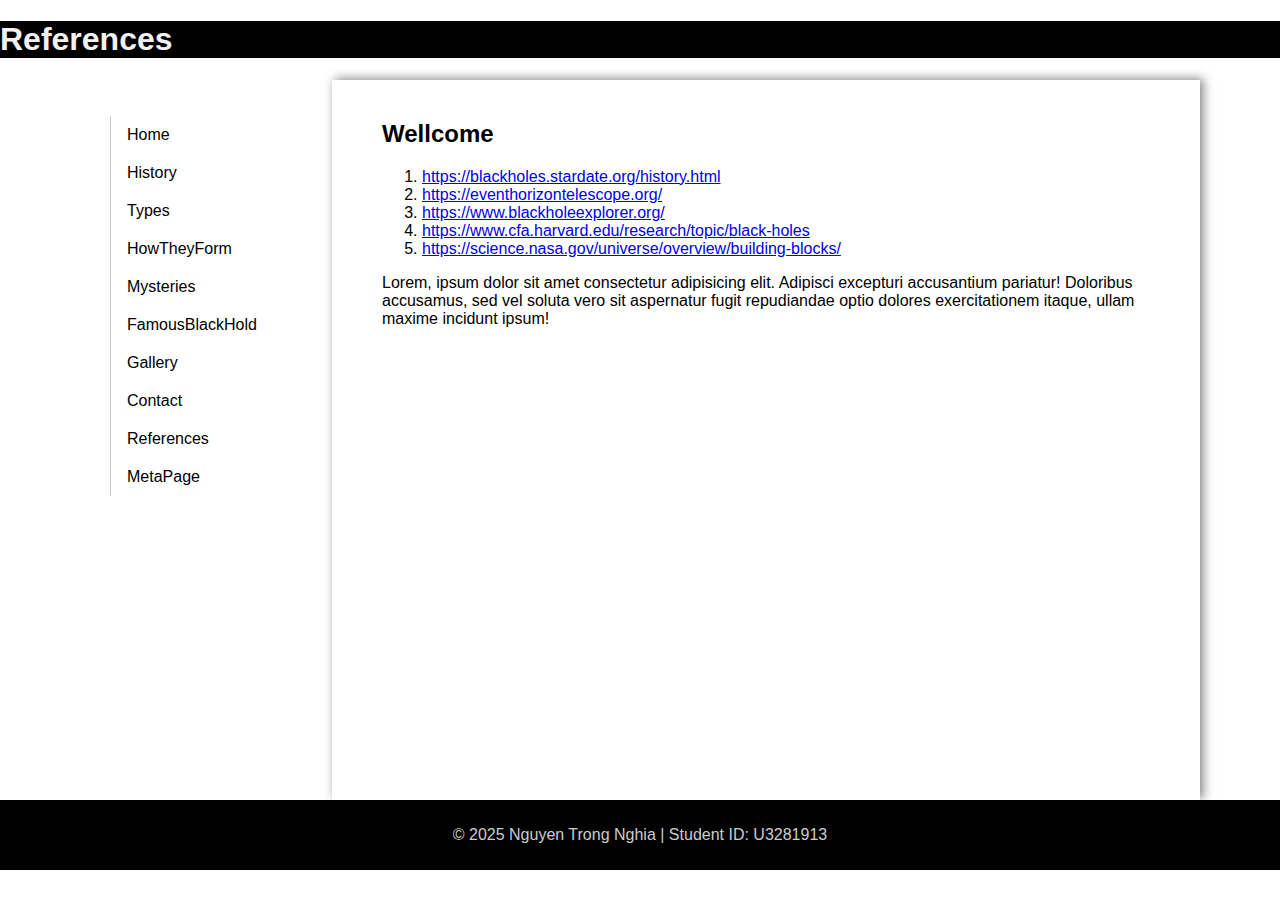
<file: pages/References.html>
<!DOCTYPE html>
<html lang="en">
<head>
    <meta charset="UTF-8">
    <meta name="viewport" content="width=device-width, initial-scale=1.0">
    <title>References</title>
    <link rel="stylesheet" href="/css/main.css">
</head>
<body>
    <header>
        <h1>References</h1>
    </header>
    <div class="container">
        <nav>
            <ul>
                <li><a href="/pages/Main.html">Home</a></li>
                <li><a href="#History.html">History</a></li>
                <li><a href="#Types.html">Types</a></li>
                <li><a href="#HowTheyForm.html">HowTheyForm</a></li>
                <li><a href="#Mysteries.html">Mysteries</a></li>
                <li><a href="#FamousBlackHold.html">FamousBlackHold</a></li>
                <li><a href="#Gallery.html">Gallery</a></li>
                <li><a href="#Contact.html">Contact</a></li>
                <li><a href="#">References</a></li>
                <li><a href="#MetaPage.html">MetaPage</a></li>
            </ul>
        </nav>
        <main>
            <h2>Wellcome</h2>
            <ol>
                <li><a href="https://blackholes.stardate.org/history.html">https://blackholes.stardate.org/history.html</a></li>
                <li><a href="https://eventhorizontelescope.org/">https://eventhorizontelescope.org/</a></li>
                <li><a href="https://www.blackholeexplorer.org/">https://www.blackholeexplorer.org/</a></li>
                <li><a href="https://www.cfa.harvard.edu/research/topic/black-holes">https://www.cfa.harvard.edu/research/topic/black-holes</a></li>
                <li><a href="https://science.nasa.gov/universe/overview/building-blocks/">https://science.nasa.gov/universe/overview/building-blocks/</a></li>
            </ol>
            <p>Lorem, ipsum dolor sit amet consectetur adipisicing elit. Adipisci excepturi accusantium pariatur! Doloribus accusamus, sed vel soluta vero sit aspernatur fugit repudiandae optio dolores exercitationem itaque, ullam maxime incidunt ipsum!</p>

        </main>
    </div>
    <footer>
        <p>&copy; 2025 Nguyen Trong Nghia | Student ID: U3281913</p>
    </footer>
</body>
</html>
</file>
<file: css/main.css>
body{
    margin: 0;
    font-family: 'inter',sans-serif;
}

header{
    background: #000;
    color: #f2f2f2;
    /* padding: 20px; */
}
.header-container{
    padding: 16px 80px;
    display: flex;
}

.header-slogan, .header-logo, .header-blank{
    width: 33.33%;
}

.header-slogan {
    display: flex;
    align-items: center;   /* Centers items vertically */
    gap: 10px;  
}

.header-slogan > span{
    
}

.header-slogan img{
    width: 100px;
    border-radius: 8px;
}

.header-banner{
    height: 600px;
    position: relative;
}
.header-banner img{
    width: 100%;
    height: 100%;
}

.header-title{
    display: flex;
    margin: 250px 80px 20px;
}

.header-title-container{
    position: absolute;
    width: 100%;
    height: 100%;
    top: 0;
    left: 0;
}

.header-title_details{

}

.header-title_h1{
    width: 500px;
    /* margin: auto; */
}

.header-title h1{
    font-size: 80px;
    margin: 20px 0;
    text-transform: capitalize;
}

.header-logo{
    text-align: center;
}
.header-logo img{
    width: 60px;
    text-align: center;
}

.container{
    display: flex;
    justify-content: center;
    min-height: 80vh;
    margin: 0 80px;
}

nav{
    width: 20%;
    padding: 20px 30px;
    position: sticky; 
    top: 0;
    height: fit-content;
}

nav ul{
    list-style-type: none;
    padding: 0;
}

nav ul li{
    padding: 10px 16px;
    border-left: 1px solid #ccc;
}

nav ul li:hover,
.sub-link.active-link:hover{
    border-left: 5px solid #ffcc00;
}

nav ul li:hover > a{
    color: #ffcc00;
}

nav ul li a{
    text-decoration: none;
    color: #000;
    display: block;
}
.menu>li{
   font-weight: bold;
}
.sub-menu>li{
    font-weight: normal;
}
.sub-menu{
    margin-top: 8px;
}
.sub-link.active-link,
.sub-link{
    border-left: unset;
}

.active-link{
    border-left: 5px solid #ffcc00;
}
.active-link > a{
    color: #ffcc00;
}

main{
    width: 80%;
    padding: 20px 50px;
    background: #ffffff;
    box-shadow: 3px -1px 10px rgba(0, 0, 0, 0.5);
}

footer{
    background: #000;
    color: #ccc;
    text-align: center;
    padding: 10px;
}

.footer-container{
    margin: auto 80px;
    padding-top: 40px;
}


footer li{
    list-style-type: none;
}

footer svg{
    width: 16px;
    height: 16px;
    fill: #fff;
}

.footer-details{
    display: flex;
}

/* footer navigation */

.footer-navigate{
    width: 45%;
    display: flex;
    justify-content: space-around;
    border-left: 1px solid;
    border-right: 1px solid;
} 

.footer-navigate ul{
    padding: 0;
}

.footer-navigate li {
    padding: 10px 20px;
    text-align: start;
}

.footer-navigate li a{
    text-decoration: none;
    color: #fff;
}

.footer-navigate li a:hover{
    color: #ffcc00;
}

/* footer contact */
.footer-contact{
    width: 25%;
}

.footer-contact_icon a{    
    background-color: #2e2e32;
    border-radius: 50%;
    height: 32px;
    justify-content: center;
    margin: 0 12px 0 0;
    width: 32px;
    display: flex;
    align-items: center;
}

.footer-contact_icon{
    width: 200px;
    display: flex;
    justify-content: space-around;
    margin: auto;
    padding: 0;
}

/* footer slogan */
.footer-slogan{
    width: 30%;
} 

.footer-slogan_container{
    max-width: 200px;
    margin: auto;
}

.footer-slogan .logo{
    width: 150px;
}

.footer-slogan .slogan{
    border-radius: 8px;
    width: 150px;
}

.footer-copywright{
    border-top: 1px solid #fff;
    margin-top: 24px;
}

section{
    padding: 8px 0;
}

section ul li{
    margin-bottom: 16px;
}

section ol li{
    margin-bottom: 16px;
}
/*  */
.black-hole-categories li{
    /* margin-bottom: 8px; */
}

.black-hole-categories li a {
    text-decoration: none;
}

.black-hole-categories li a:visited {
    color: unset;
}

.black-hole-categories li a:hover {
    color: #ffcc00;
}


.image-blackhole{
    width: 80%;
    /* max-height: 500px; */
    margin: 24px auto;
}

.image-blackhole img{
    width: 100%;
    max-height: 400px;
}

.image-credits{
    font-size: .75rem;
    line-height: 1.25rem;
    text-align: center;
    color: #000;
}

.image-credits_description{
    color: #58585b;
}

/* History */
    .timeline {
            position: relative;
            max-width: 850px;
            margin: auto;
        }

    .timeline::after {
        content: '';
        position: absolute;
        width: 3px;
        background-color: #282929;
        top: 0;
        bottom: 0;
        margin-left: 136px;
    }

    .timeline-item {
        position: relative;
        left: -52px;
        padding: 20px;
        margin-bottom: 60px;
        display: flex;
        justify-content: space-between;
    }

    .timeline-item:nth-child(odd) {}

    .timeline-item:nth-child(even) {}

    .timeline-dot {
        margin-left: 24px;
        margin-right: 24px;
    }

    .timeline-date {
        width: 120px;
        padding: 0 12px;
        color: #1f2833;
        font-weight: bold;
    }

    .timeline-content {
        width: 350px;
        padding: 0 8px;
    }

    .timeline-content h2 {
        margin-top: unset;
    }

    .timeline-dot {
        margin-top: 4px;
        width: 12px;
        height: 12px;
        background-color: #000000;
        border-radius: 100%;
        z-index: 1;
    }

    .timeline-dot .dot {
        padding: 8px;
    }

    .timeline-author {
        display: flex;
        margin-left: 20px;
        width: 250px;
        height: 200px;
    }

    .timeline-author_details {
        color: #58585b;
        text-align: center;
        font-size: 14px;
    }

    .timeline-author img {
        width: 100px;
        height: 130px;
        border-radius: 10px;
        box-shadow: 0 2px 10px rgba(0, 0, 0, 0.5);
        padding: 4px;
        margin-right: 4px;
    }

/* Famous page */
    .famous-item-container {}

    .famous-item:nth-child(odd) {}

    .famous-item:nth-child(even) {

        flex-direction: row-reverse;
    }

    .famous-item {
        display: flex;
        justify-content: space-between;
        padding: 60px 20px;
        height: 350px;
    }

    .fi-information h3 {
        margin: 8px 0;
        text-align: center;
    }

    .fi-information ul {
        margin: 8px 0;
        padding-left: 20px;
        font-size: 14px;
    }

    .fi-information {
        padding: 8px 16px;
        display: flex;
        flex-direction: column;
        justify-content: center;
        border-radius: 10px;
        box-shadow: 0 2px 10px rgba(0, 0, 0, 0.5);
    }

    .fi-information-container {
        width: 45%;
        margin: auto 0;
    }

    .fi-image {
        width: 50%;
    }

    .fi-image img {
        width: 100%;
        height: 100%;
        border-radius: 10px;
        box-shadow: 0 2px 10px rgba(0, 0, 0, 0.5);
        padding: 4px;
    }

    .external-link {
        background-color: #ffcc00;
        color: #fff;
        padding: 12px 16px;
        border-radius: 8px;
        text-decoration: none;
        font-weight: bold;
        width: fit-content;
        margin: 0 auto;
    }

    .external-link:hover {
        opacity: .7;
    }

/* How it form */
    .how-they-form .lead {
        padding: 20px;
    }

    .formation-section {
        margin-bottom: 50px;
        padding: 0 20px;
    }

    figure {
        margin: 20px 0;
        text-align: center;
    }

    .formation-section img {
        width: 100%;
        height: 500px;
        border-radius: 8px;
    }

    figcaption {
        font-size: 0.9rem;
        color: #58585b;
        margin-top: 8px;
    }

    .faq {

        padding: 30px;
        border-radius: 8px;
        box-shadow: 0 2px 10px rgba(0, 0, 0, 0.5);
    }

    .faq h3 {
        color: #d91b1b;
        margin-top: unset;
    }

    .faq p {
        margin-bottom: 15px;
    }

    
@media only screen and (min-width: 1600px) {
    .container, 
    .footer-container, 
    .header-container,
    .header-title_details,
    #body-container{
        width: 1600px;
        margin: auto;
    }
}
</file>
<file: css/ref.css>
.container{
    width: 80%;
    margin: 0 auto;
}
body{
    box-sizing: border-box;
    background-color: #333;
}
.container{
    flex-direction: column;
    justify-content: unset;
    
}

main{
    box-sizing: border-box;
    width: 100%;
    min-height: 100vh;
    box-shadow: unset;
}
nav{
    box-shadow: 3px -1px 10px rgba(0, 0, 0, 0.5);
    width: 100%;
    position: unset;
    padding: unset;
    z-index: 1;
    background-color: #fff;
}

nav ul{
    display: flex;
    justify-content: center;
}

nav ul li{
    /* border: unset; */
}

nav ul li:hover,
.active-link{
    border-left: unset;
    /* border-bottom: 5px solid #ffcc00; */
    background-color: #ffcc00;
    /* color: #fff; */
}
.active-link a,
nav ul li:hover a{
    color: #fff;
    font-weight: bold;
}
</file>
